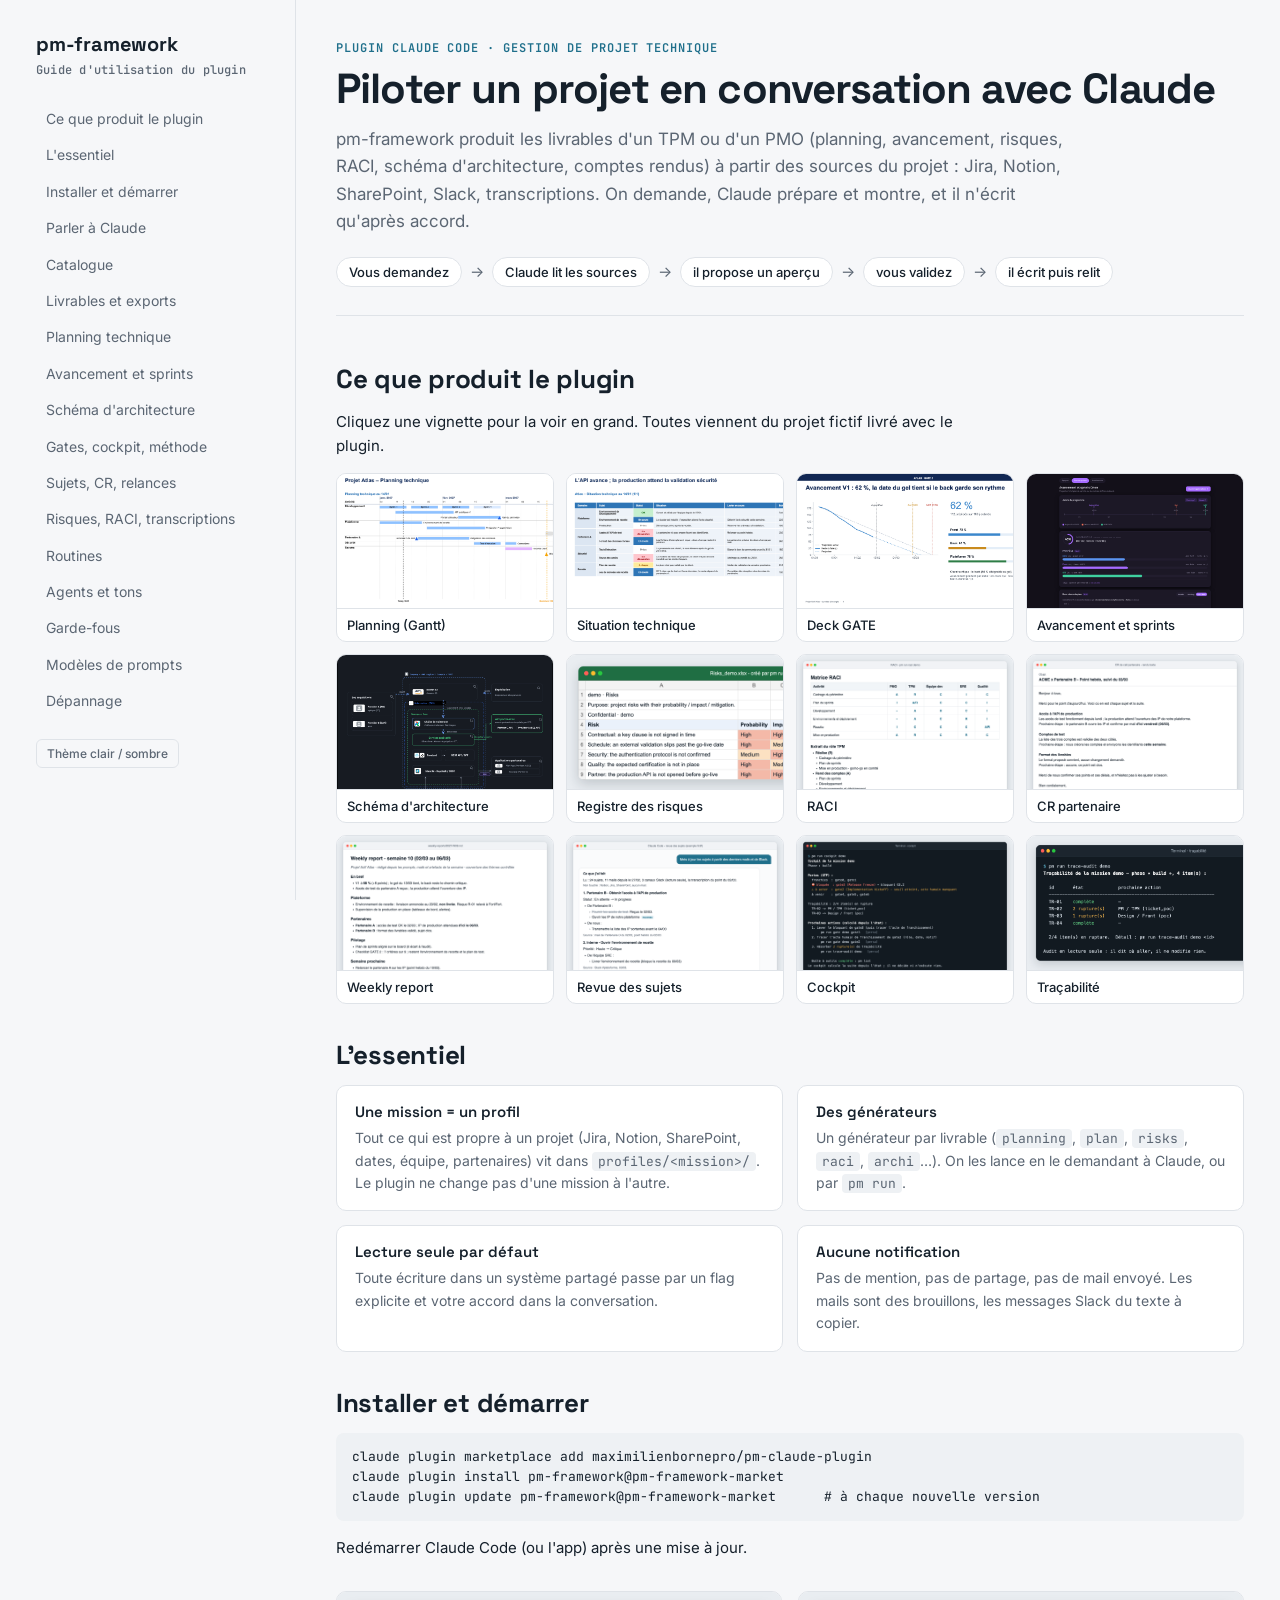
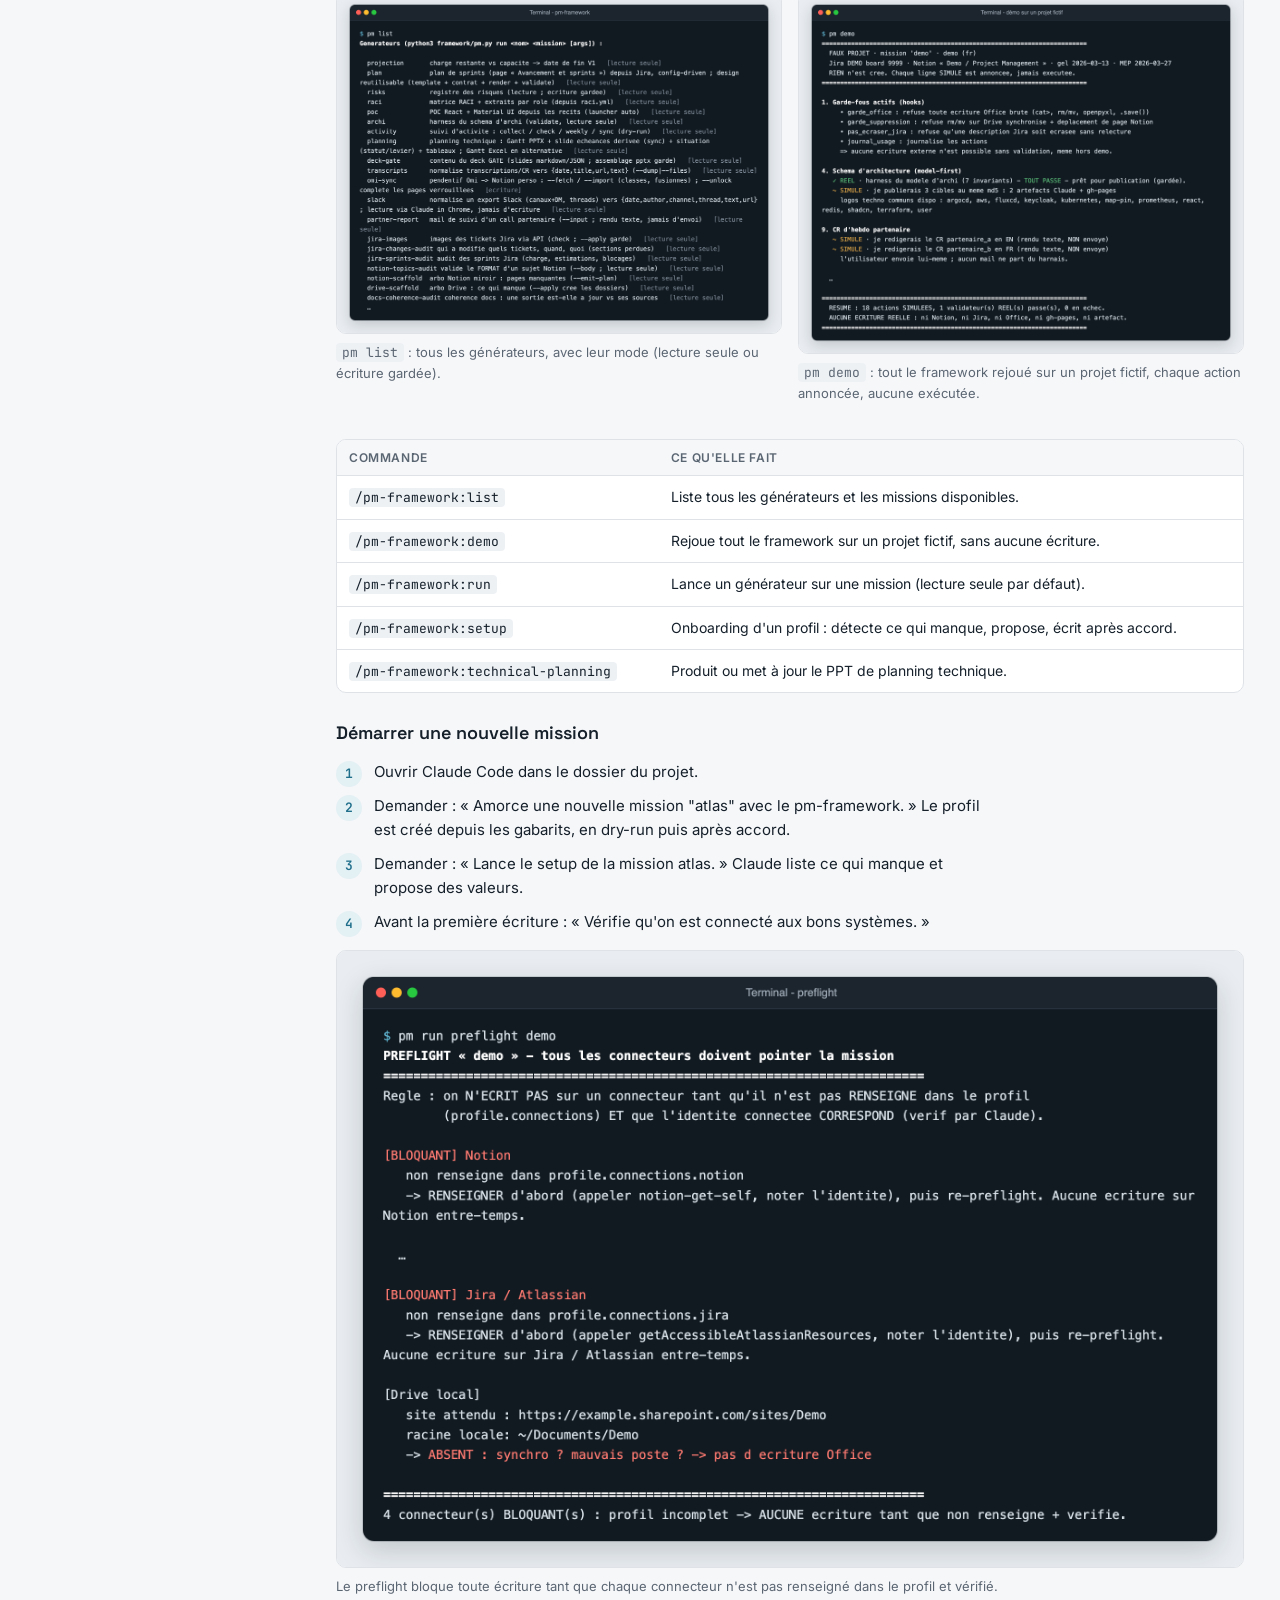
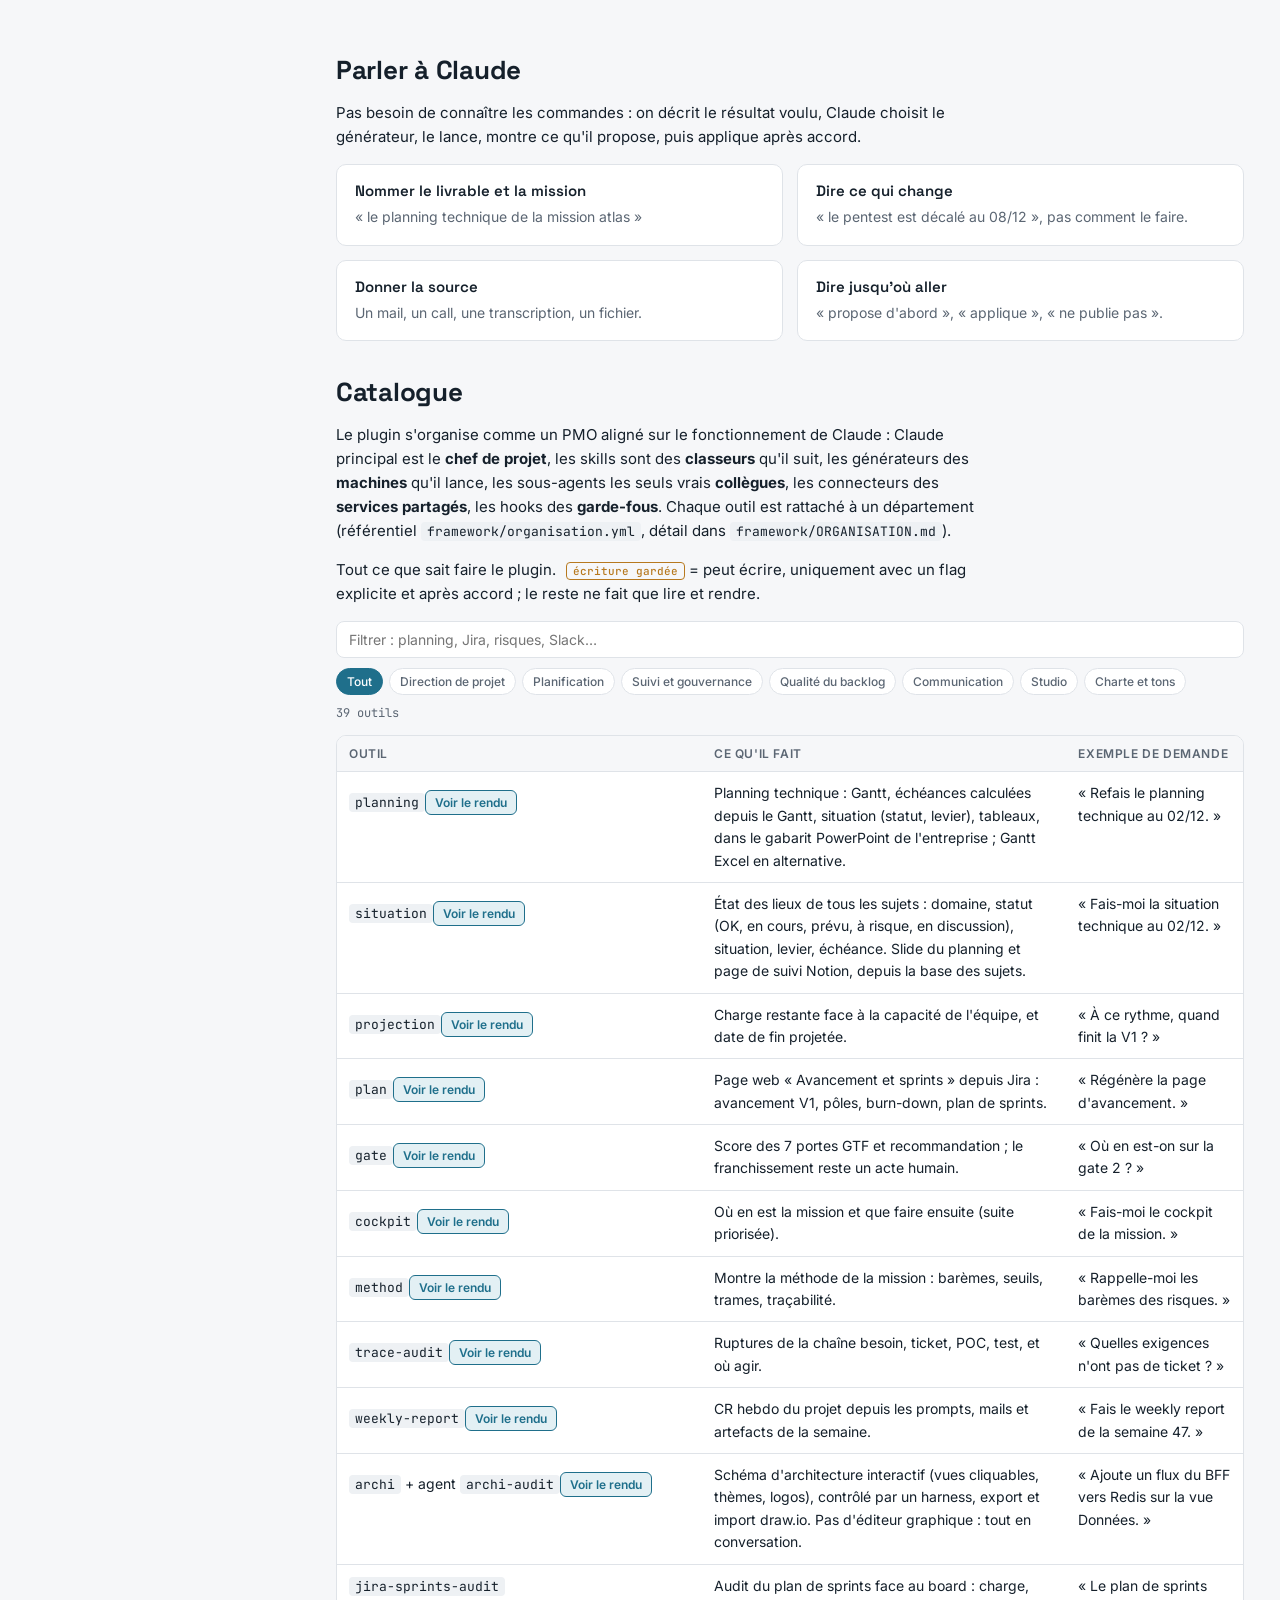
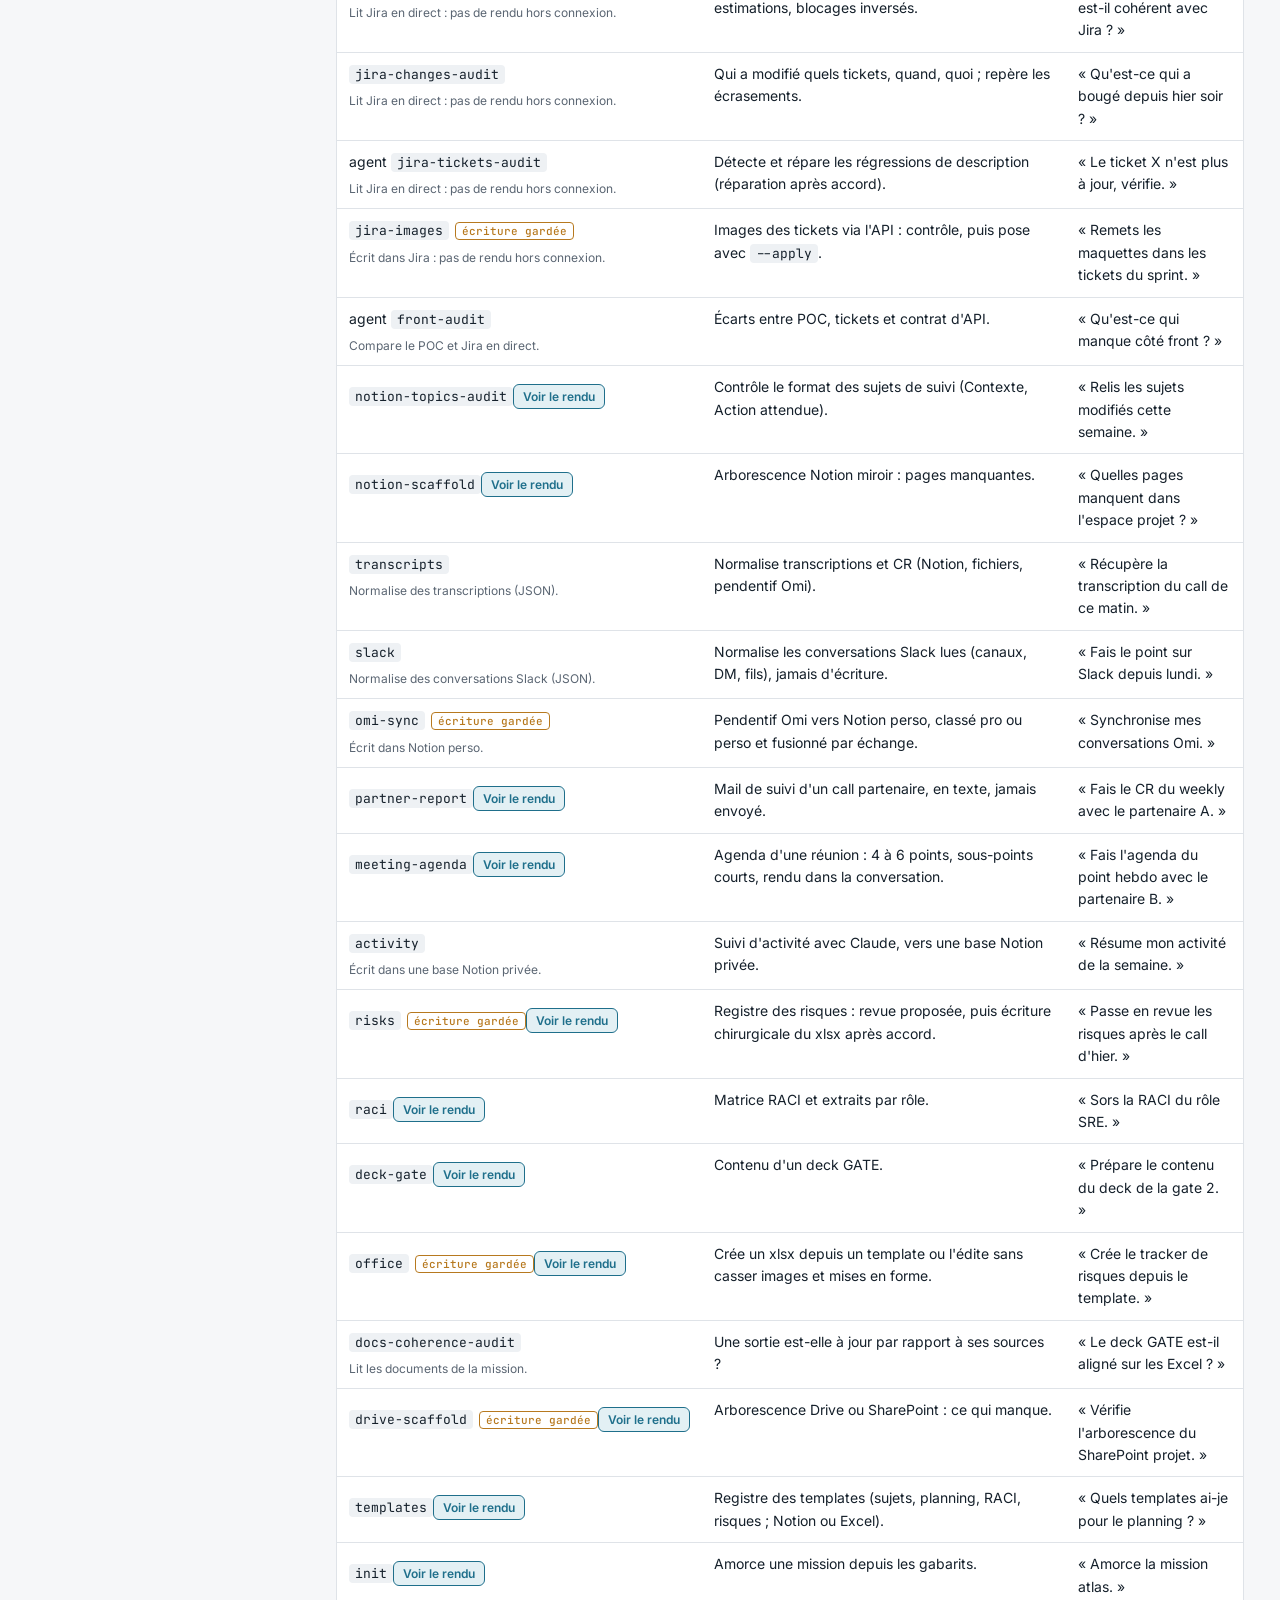
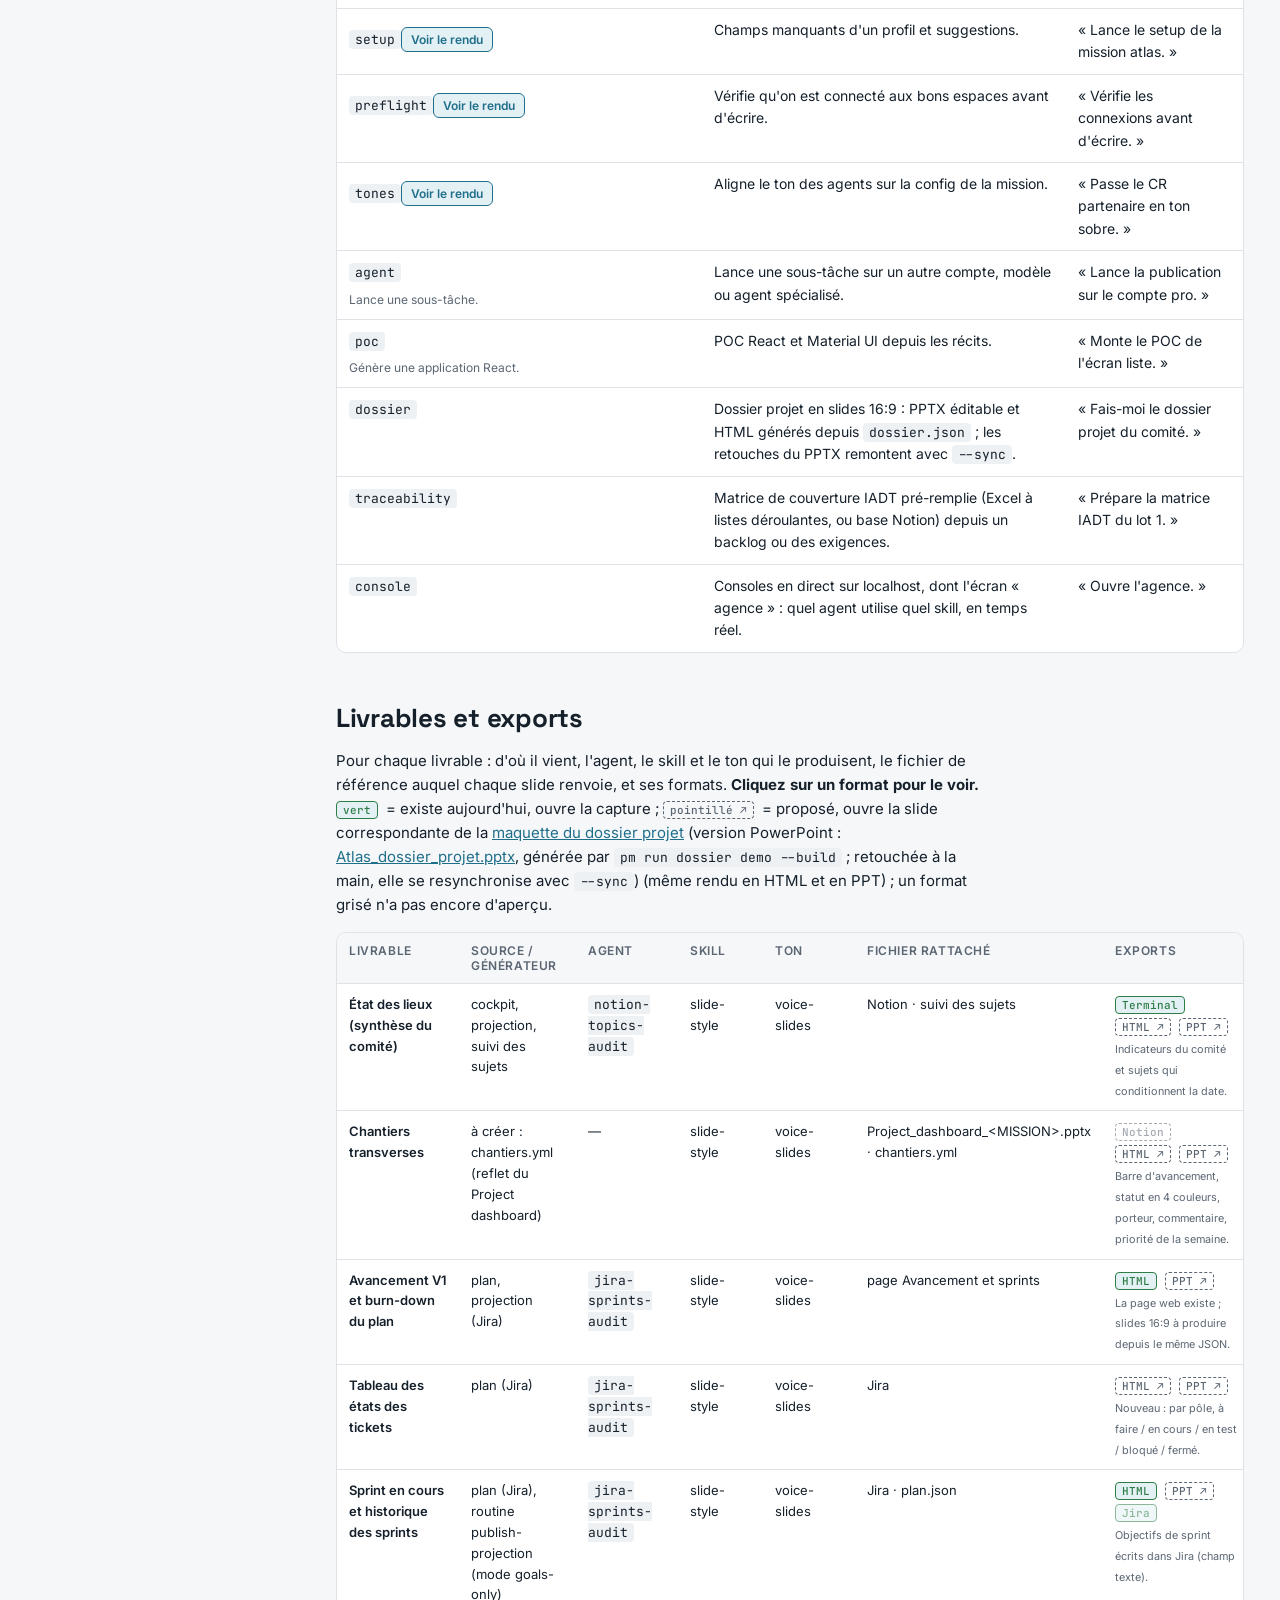
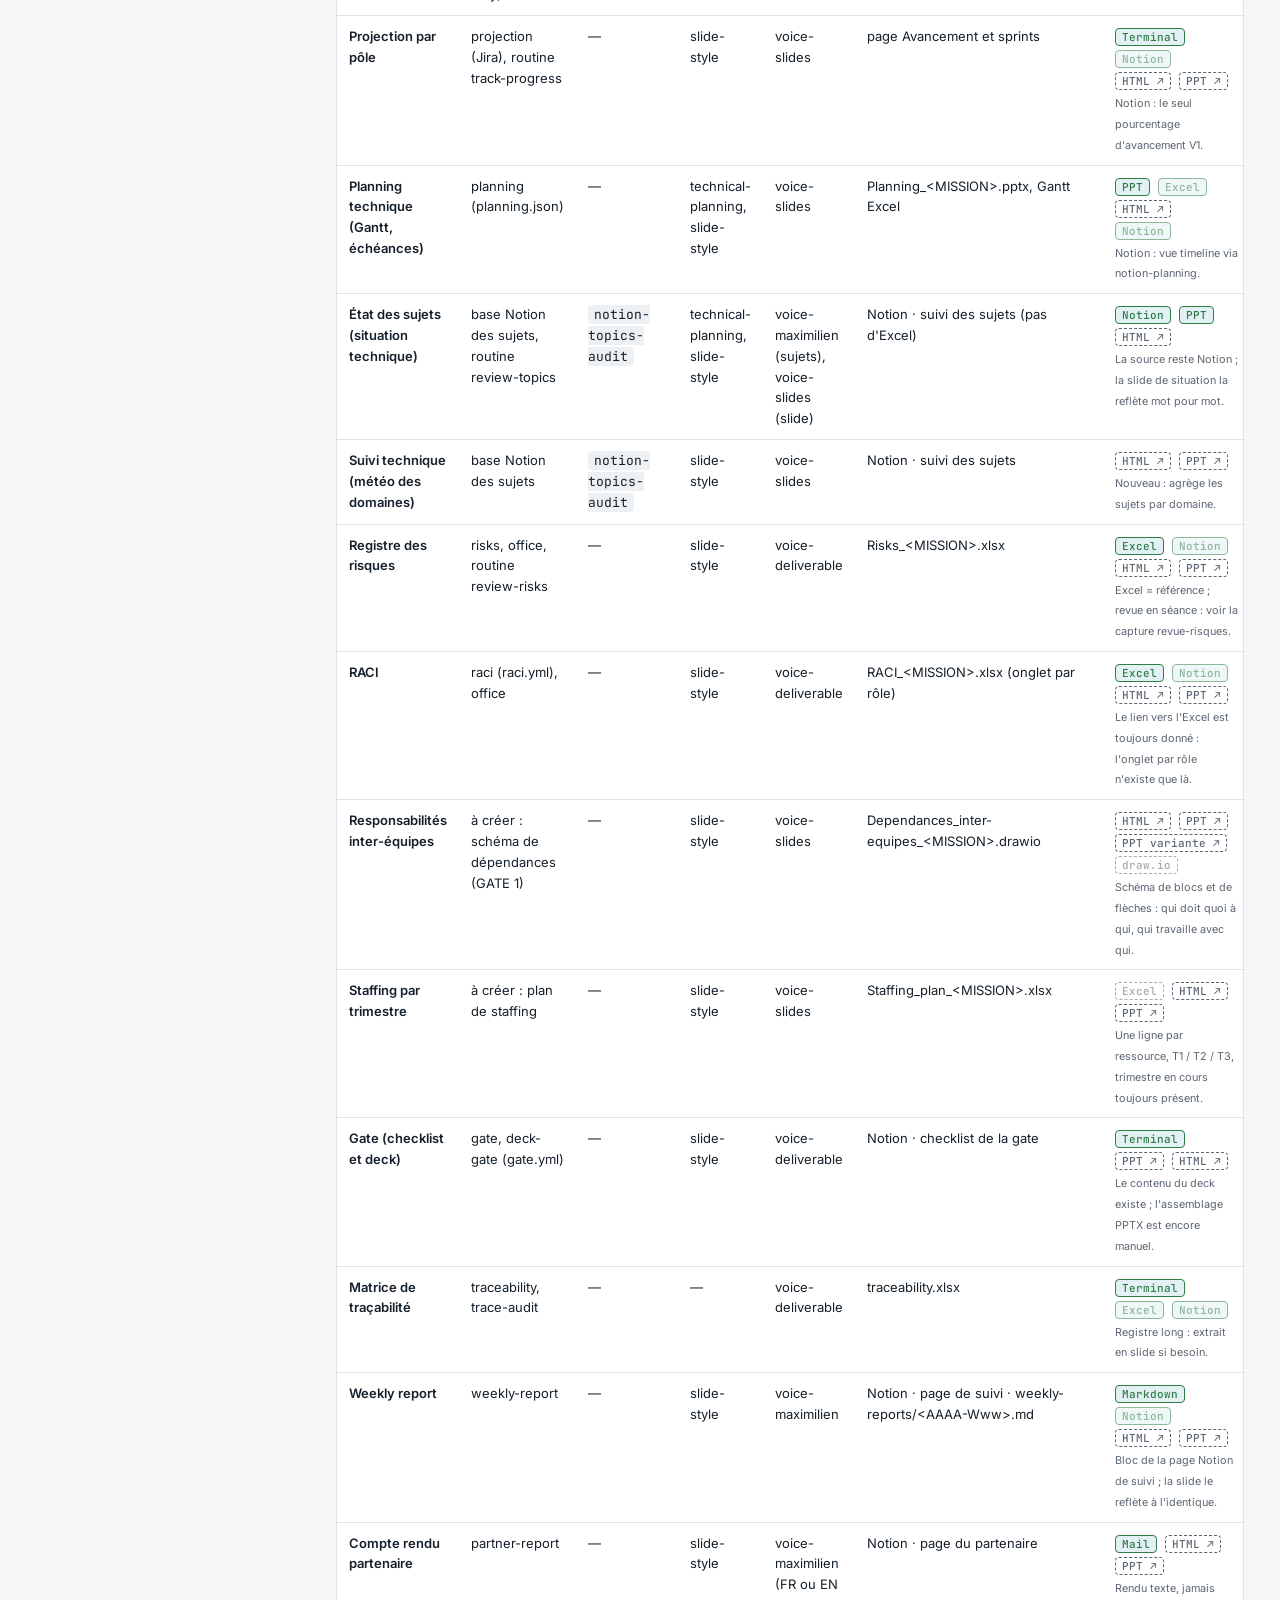
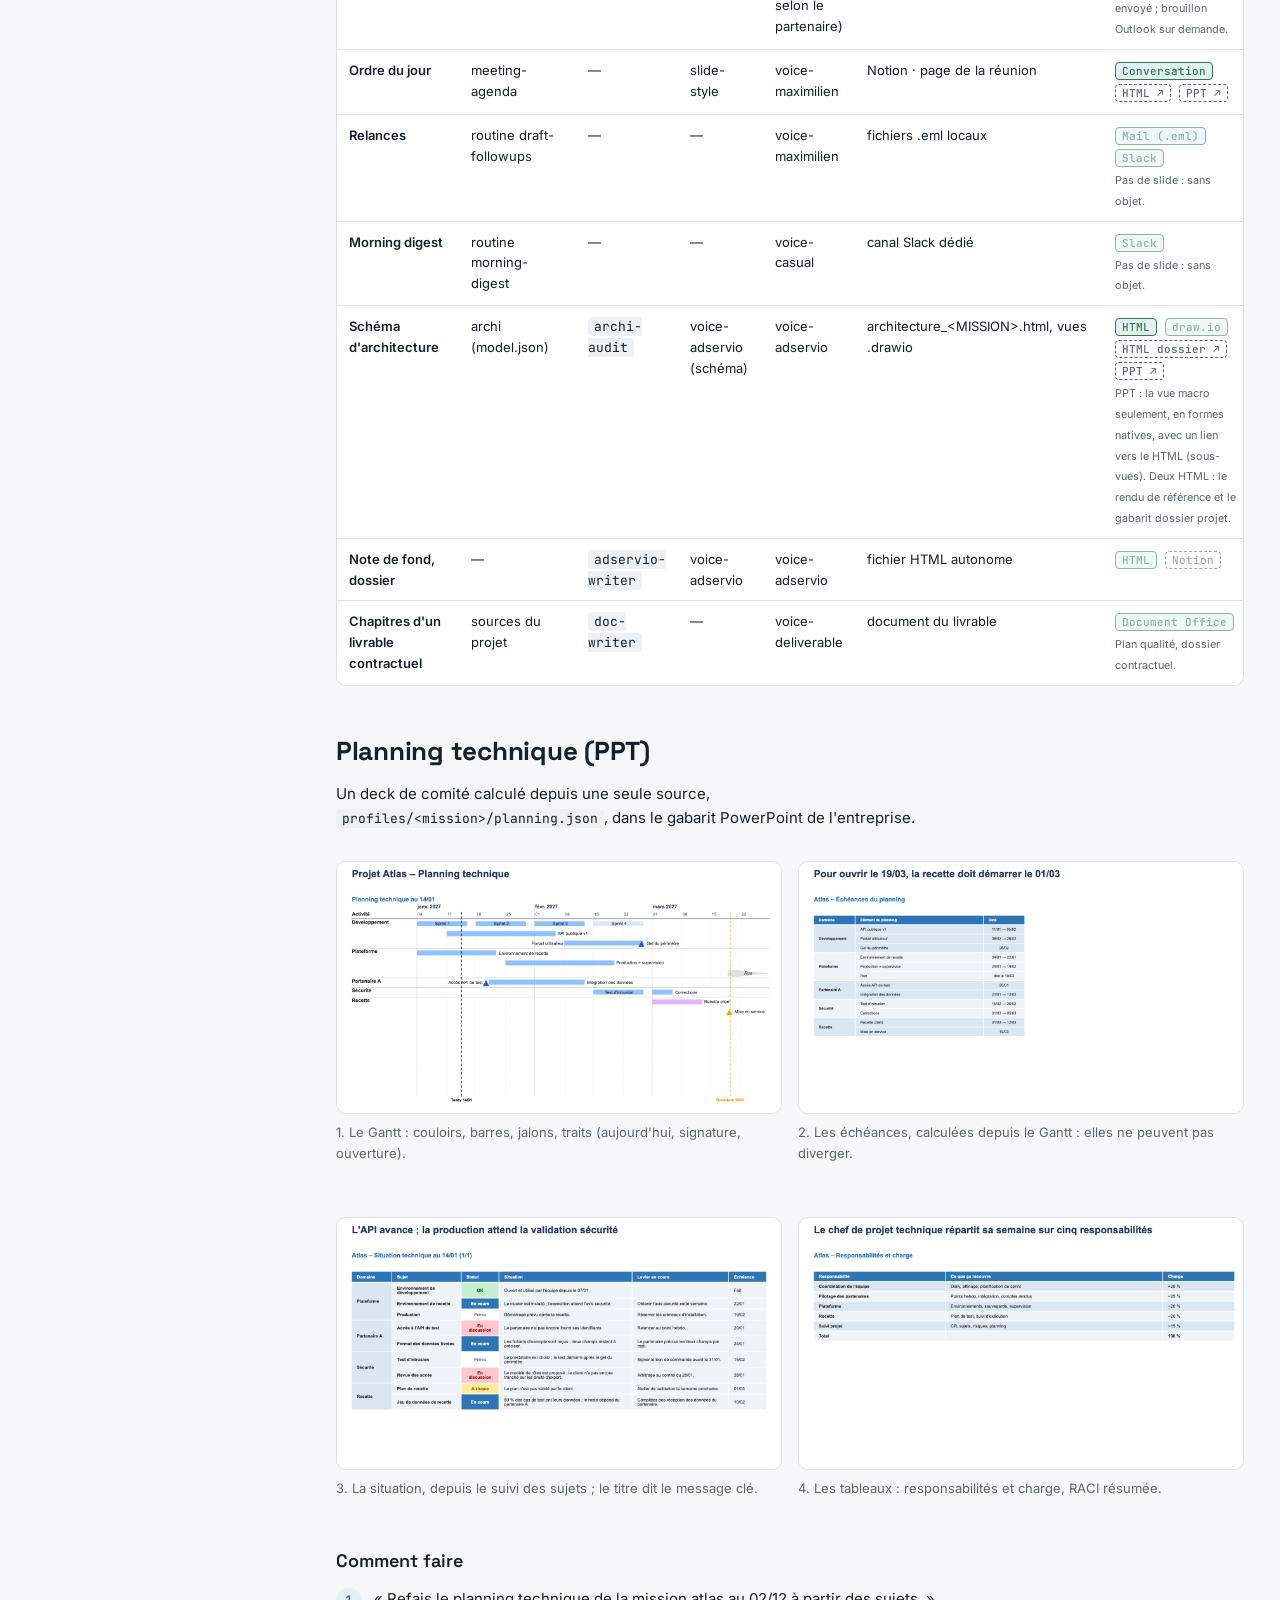
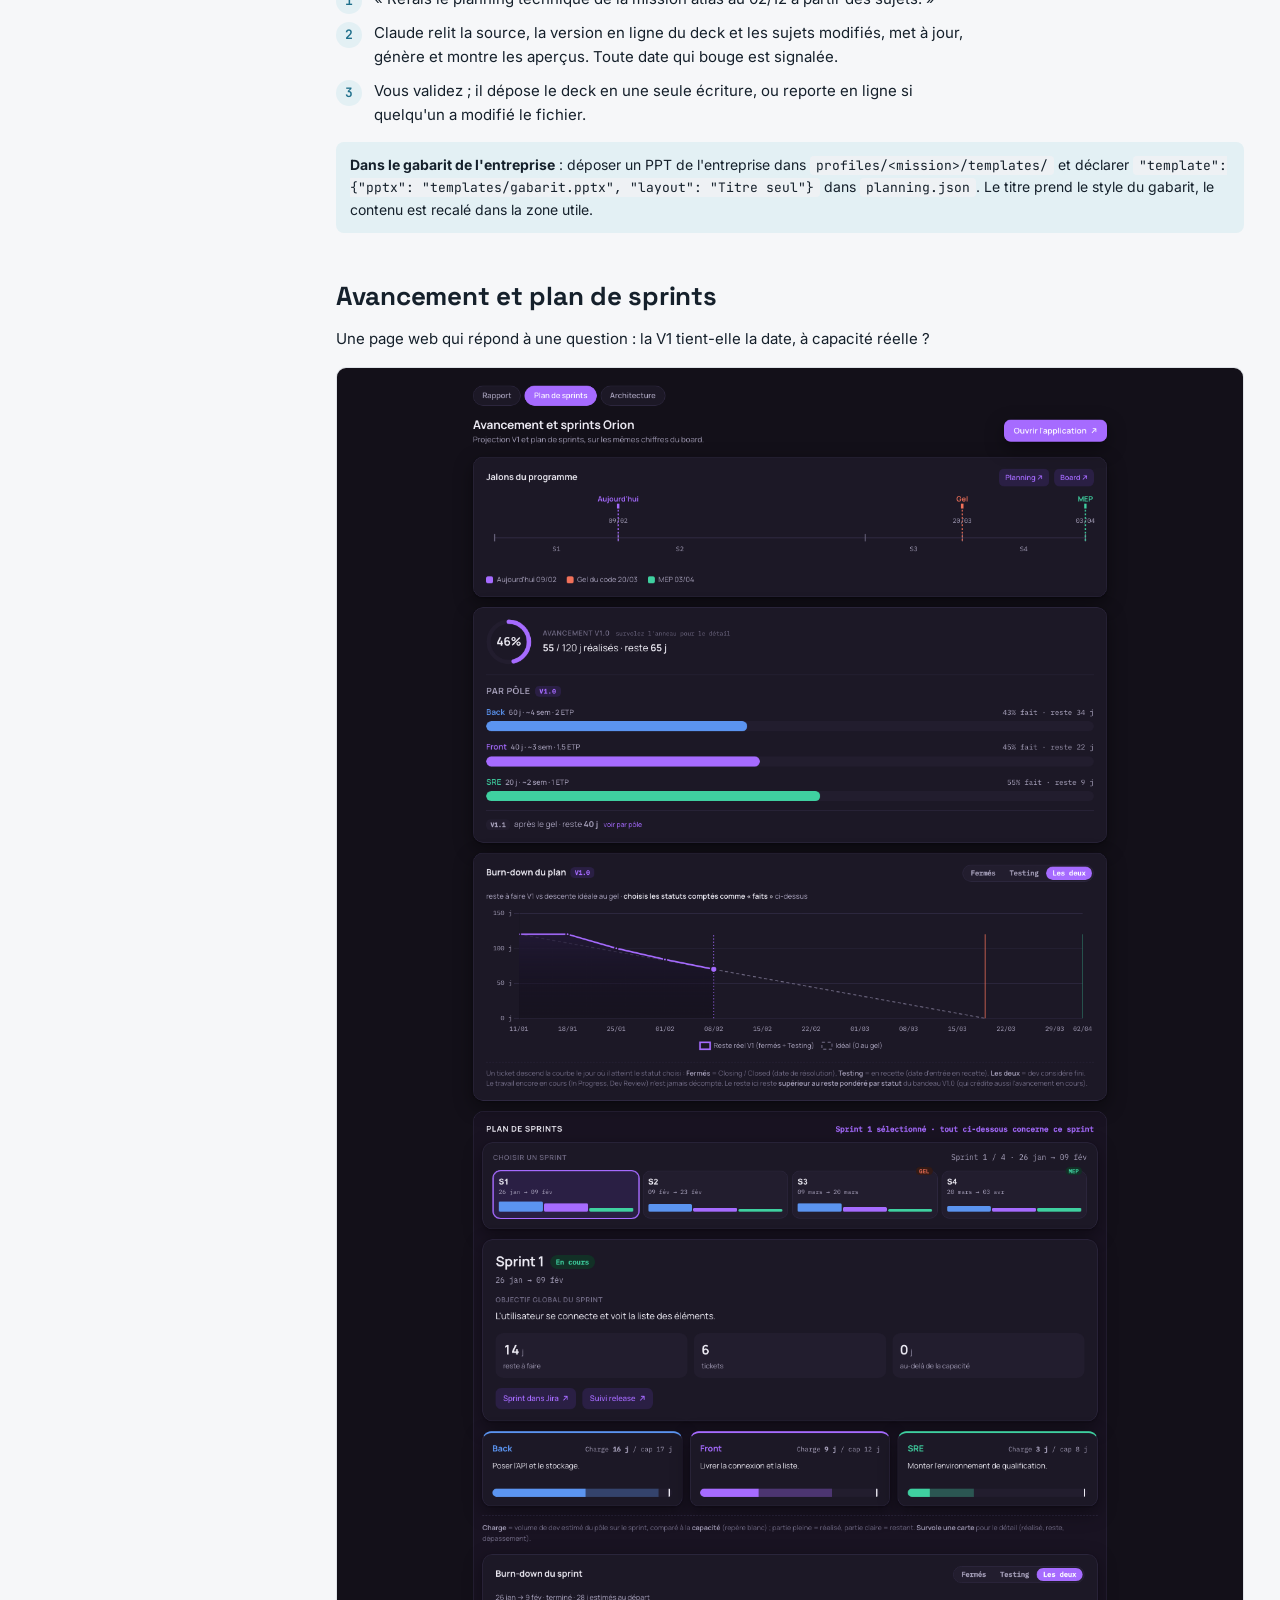
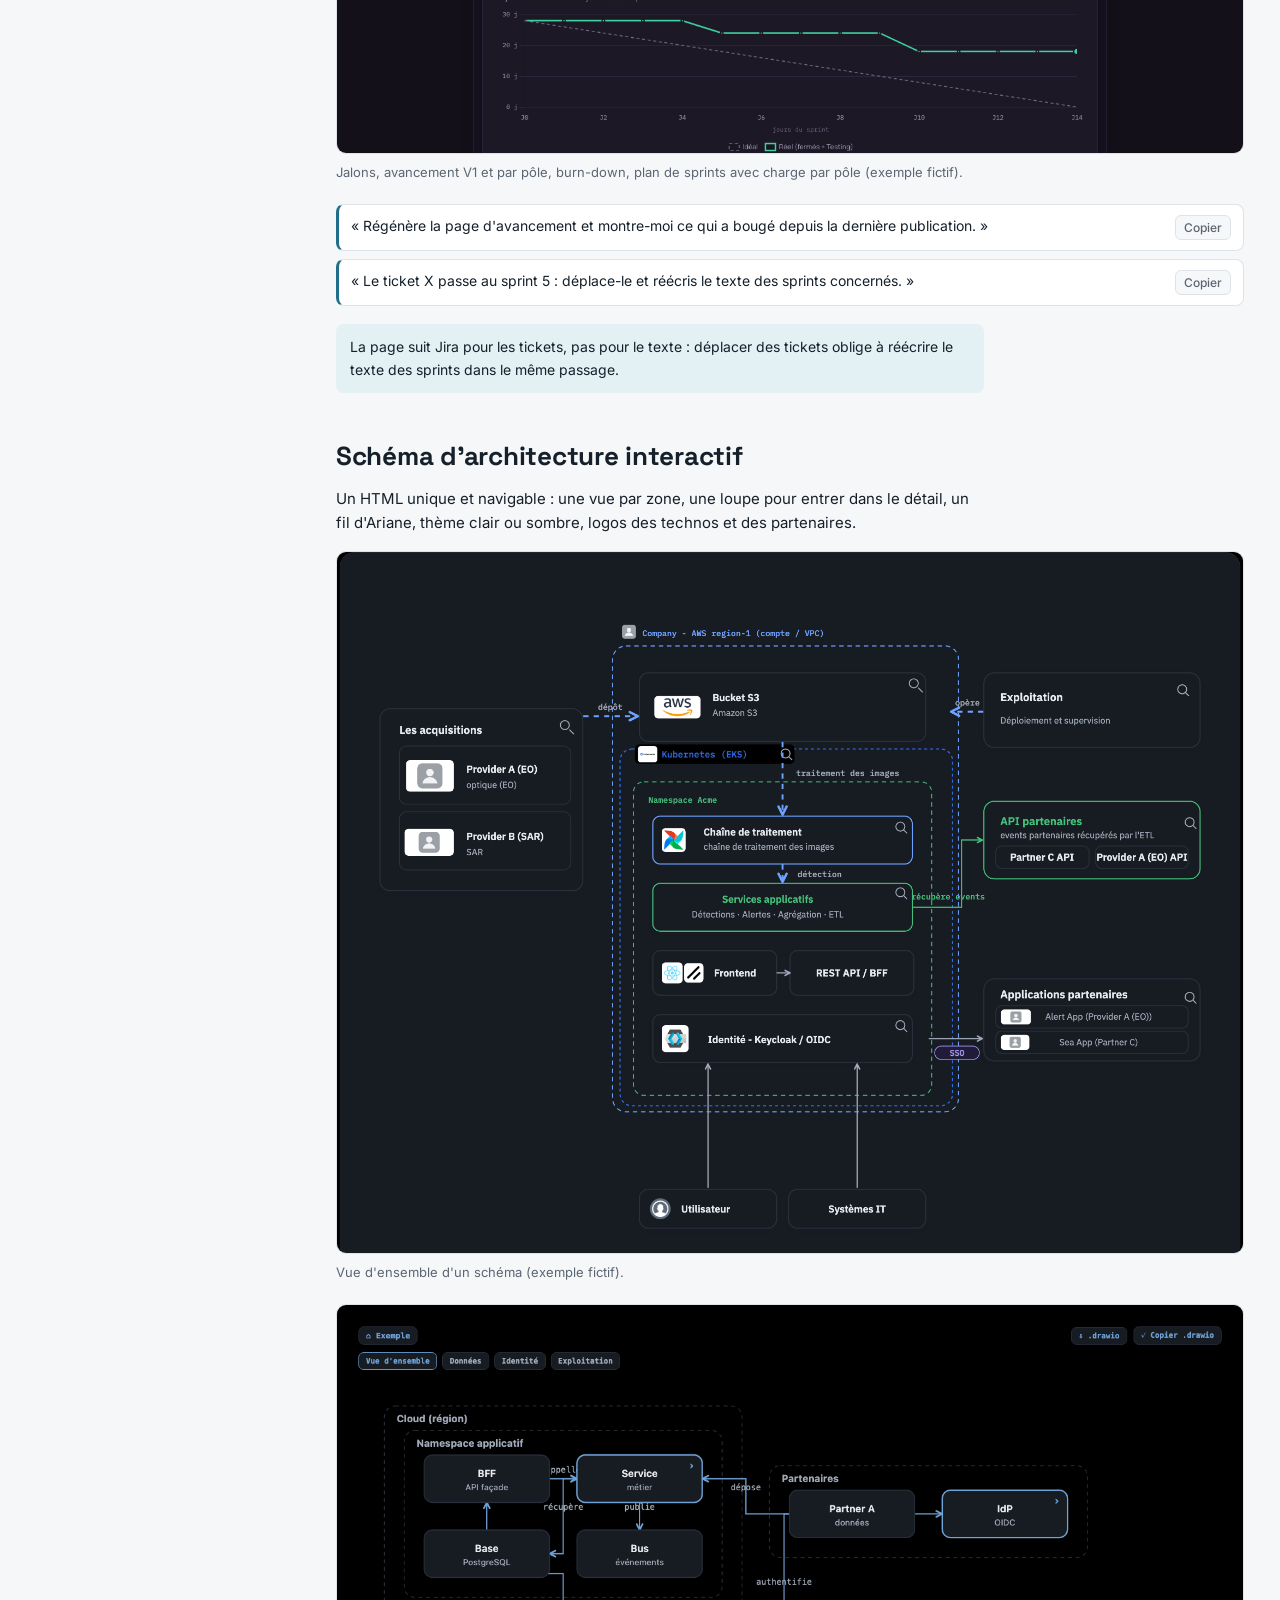
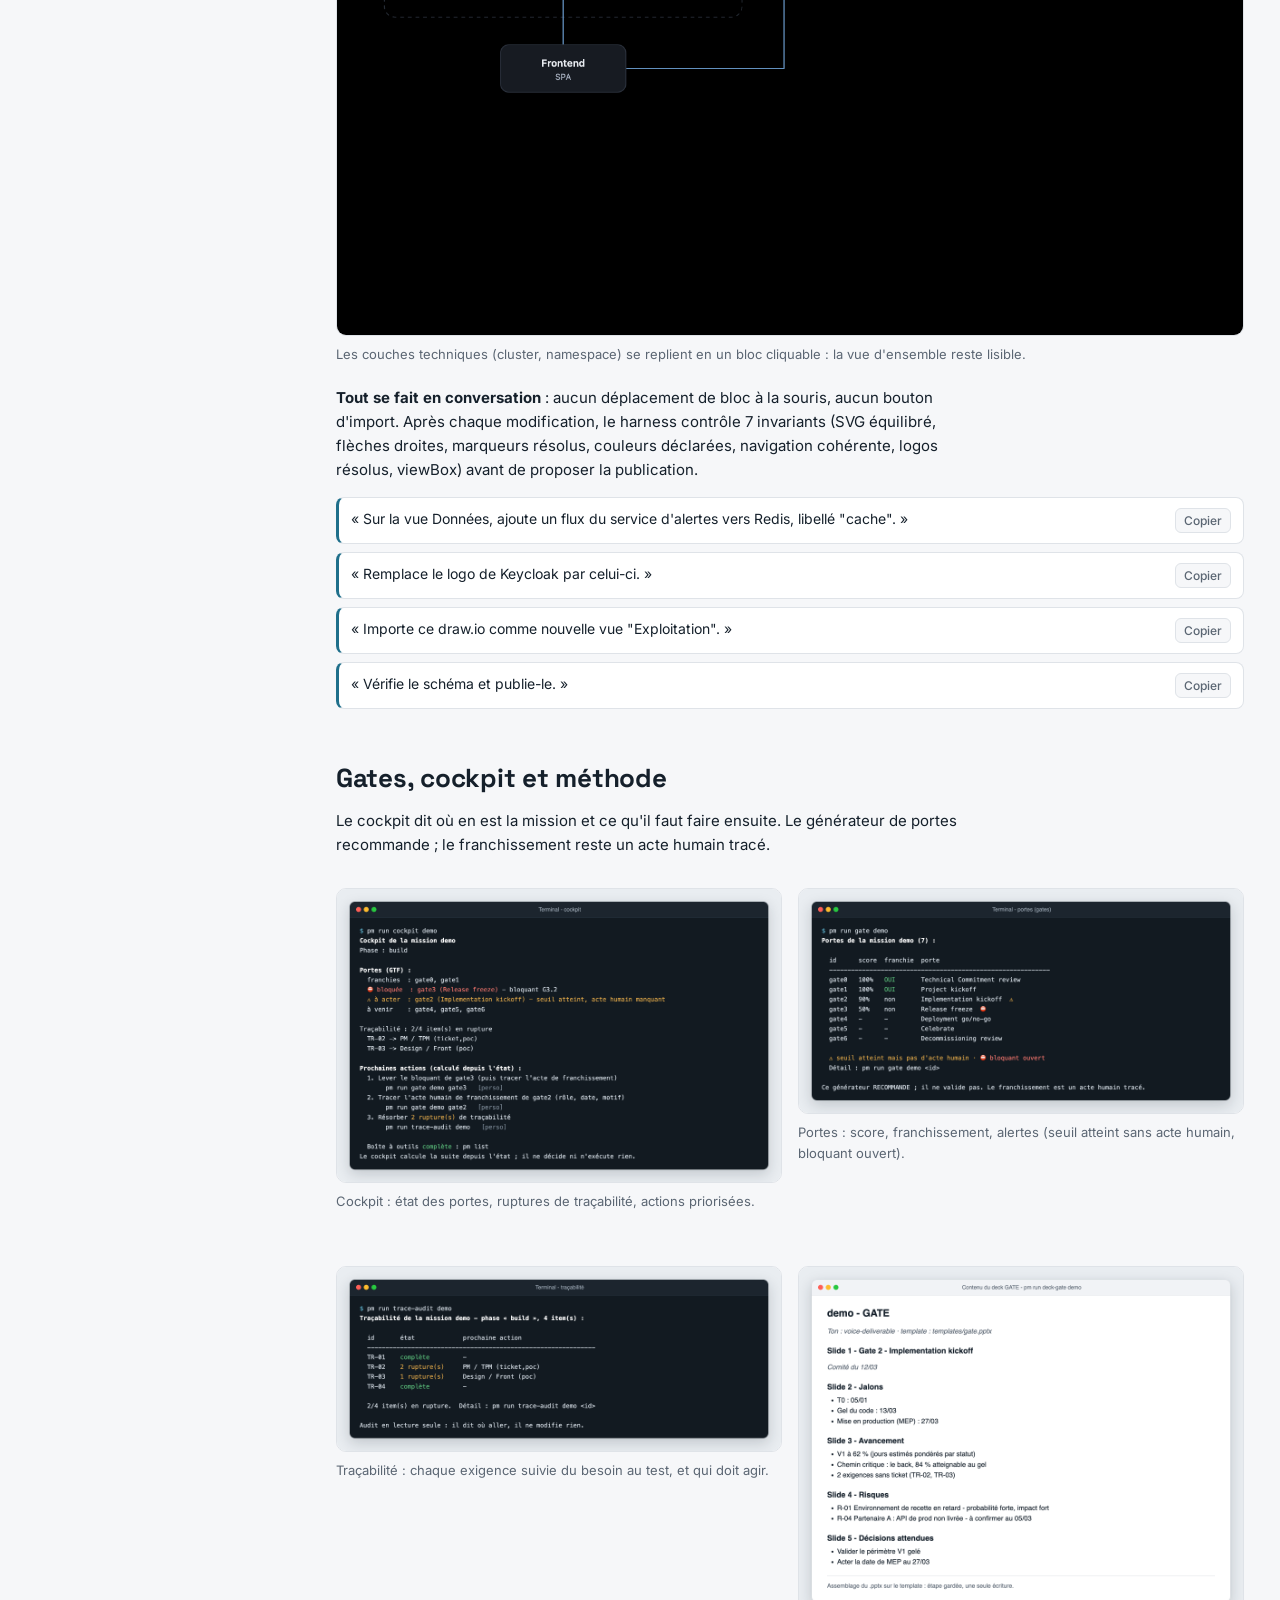
<file: docs/index.html>
<!doctype html>
<html lang="fr">
<head>
<meta charset="utf-8">
<meta name="viewport" content="width=device-width, initial-scale=1, viewport-fit=cover">
<title>pm-framework - Guide</title>
<link rel="preconnect" href="https://fonts.googleapis.com">
<link rel="stylesheet" href="https://fonts.googleapis.com/css2?family=Space+Grotesk:wght@500;600;700&family=Inter:wght@400;500;600&family=JetBrains+Mono:wght@400;500&display=swap">
<style>
/* Mise en page : sommaire fixe à gauche + colonne de lecture ; le catalogue est un outil (filtre). */
:root{
  --bg:#f6f7f9; --surface:#ffffff; --ink:#15202b; --muted:#5b6673; --line:#dfe3e8;
  --accent:#1f6f8b; --accent-soft:#e3f0f4; --code:#eef1f4;
  --ok:#2e7d46; --warn:#b7791f; --todo:#6b7280;
  --display:"Space Grotesk", "Segoe UI", system-ui, sans-serif;
  --body:"Inter", "Segoe UI", system-ui, -apple-system, sans-serif;
  --mono:"JetBrains Mono", ui-monospace, Menlo, monospace;
  color-scheme:light;
}
@media (prefers-color-scheme: dark){:root:not([data-theme="light"]){
  --bg:#0f151b; --surface:#161e26; --ink:#e6ebf0; --muted:#9aa6b2; --line:#263240;
  --accent:#5fb4cf; --accent-soft:#16313b; --code:#1c2630; --ok:#5cc07c; --warn:#e0a84a; --todo:#9aa6b2; color-scheme:dark}}
:root[data-theme="dark"]{
  --bg:#0f151b; --surface:#161e26; --ink:#e6ebf0; --muted:#9aa6b2; --line:#263240;
  --accent:#5fb4cf; --accent-soft:#16313b; --code:#1c2630; --ok:#5cc07c; --warn:#e0a84a; --todo:#9aa6b2; color-scheme:dark}
*{box-sizing:border-box}
html{scroll-behavior:smooth}
@media (prefers-reduced-motion: reduce){html{scroll-behavior:auto}}
body{margin:0;background:var(--bg);color:var(--ink);font:15px/1.6 var(--body)}
a{color:var(--accent)}
a:focus-visible,button:focus-visible,input:focus-visible{outline:2px solid var(--accent);outline-offset:2px}
.wrap{display:grid;grid-template-columns:260px minmax(0,1fr);max-width:1240px;margin:0 auto;gap:40px;
  padding-left:max(16px, env(safe-area-inset-left, 0px));padding-right:max(16px, env(safe-area-inset-right, 0px))}
nav.toc{position:sticky;top:0;align-self:start;height:100vh;overflow:auto;padding-block:32px;border-right:1px solid var(--line);padding-right:20px}
.brand{font:700 20px/1.2 var(--display);letter-spacing:-.01em;margin:0 0 4px}
.brand small{display:block;font:500 12px var(--mono);color:var(--muted);letter-spacing:.02em;margin-top:6px}
nav.toc ol{list-style:none;margin:24px 0 0;padding:0;display:grid;gap:2px}
nav.toc a{display:block;padding:6px 10px;border-radius:6px;color:var(--muted);text-decoration:none;font-size:14px}
nav.toc a:hover{background:var(--accent-soft);color:var(--ink)}
nav.toc a.on{background:var(--accent-soft);color:var(--accent);font-weight:600}
.theme{margin-top:20px;font:500 12px var(--body);background:none;border:1px solid var(--line);color:var(--muted);border-radius:6px;padding:6px 10px;cursor:pointer}
main{padding-block:40px 80px;min-width:0}
header.hero{border-bottom:1px solid var(--line);padding-bottom:28px;margin-bottom:12px}
.kicker{font:600 12px var(--mono);letter-spacing:.08em;text-transform:uppercase;color:var(--accent)}
h1{font:700 clamp(30px,4vw,42px)/1.1 var(--display);letter-spacing:-.02em;margin:10px 0 14px;text-wrap:balance}
.lead{font-size:17px;color:var(--muted);max-width:68ch;margin:0}
.cycle{display:flex;flex-wrap:wrap;gap:8px;margin-top:22px;align-items:center}
.cycle span{font:500 13px var(--body);background:var(--surface);border:1px solid var(--line);border-radius:999px;padding:6px 12px}
.cycle i{color:var(--muted);font-style:normal}
section{padding-top:36px;scroll-margin-top:12px}
h2{font:700 26px/1.2 var(--display);letter-spacing:-.01em;margin:0 0 14px;text-wrap:balance}
h3{font:600 18px/1.3 var(--display);margin:28px 0 10px}
p,li{max-width:72ch}
.num{font:500 13px var(--mono);color:var(--muted);margin-right:8px}
code,kbd{font:13px var(--mono);background:var(--code);padding:1px 6px;border-radius:4px}
pre{font:13px/1.55 var(--mono);background:var(--code);padding:14px 16px;border-radius:8px;overflow-x:auto;margin:12px 0}
pre code{background:none;padding:0}
.grid2{display:grid;grid-template-columns:repeat(auto-fit,minmax(300px,1fr));gap:14px;margin-top:14px}
.card{background:var(--surface);border:1px solid var(--line);border-radius:10px;padding:16px 18px;min-width:0}
.card h4{font:600 15px var(--display);margin:0 0 6px}
.card p{margin:0;color:var(--muted);font-size:14px}
.tablebox{overflow-x:auto;margin:14px 0;border:1px solid var(--line);border-radius:10px;background:var(--surface)}
table{border-collapse:collapse;width:100%;font-size:14px}
th,td{text-align:left;padding:10px 12px;border-bottom:1px solid var(--line);vertical-align:top}
th{font:600 12px var(--body);text-transform:uppercase;letter-spacing:.05em;color:var(--muted);background:var(--bg)}
tr:last-child td{border-bottom:none}
td:first-child{white-space:nowrap}
.tag{display:inline-block;font:500 11px var(--mono);border-radius:4px;padding:1px 6px;margin-left:6px;border:1px solid var(--line);color:var(--muted)}
.tag.w{color:var(--warn);border-color:currentColor}
.filter{display:flex;gap:10px;flex-wrap:wrap;align-items:center;margin-top:10px}
.filter input{flex:1 1 260px;font:14px var(--body);padding:9px 12px;border-radius:8px;border:1px solid var(--line);background:var(--surface);color:var(--ink)}
.chips{display:flex;gap:6px;flex-wrap:wrap}
.chips button{font:500 12px var(--body);border:1px solid var(--line);background:var(--surface);color:var(--muted);border-radius:999px;padding:5px 10px;cursor:pointer}
.chips button[aria-pressed="true"]{background:var(--accent);border-color:var(--accent);color:#fff}
.count{font:12px var(--mono);color:var(--muted)}
figure{margin:16px 0 22px}
figure a{display:block;cursor:zoom-in}
figure img{display:block;width:100%;height:auto;border:1px solid var(--line);border-radius:10px;background:var(--surface)}
figcaption{font-size:13px;color:var(--muted);margin-top:8px}
.shots{display:grid;grid-template-columns:repeat(auto-fit,minmax(300px,1fr));gap:16px}
.steps{counter-reset:s;list-style:none;padding:0;display:grid;gap:10px}
.steps li{counter-increment:s;position:relative;padding-left:38px}
.steps li::before{content:counter(s);position:absolute;left:0;top:1px;width:26px;height:26px;border-radius:50%;background:var(--accent-soft);color:var(--accent);font:600 13px/26px var(--mono);text-align:center}
.prompts{display:grid;gap:8px;margin:10px 0 18px}
.prompt{display:flex;gap:10px;align-items:flex-start;background:var(--surface);border:1px solid var(--line);border-left:3px solid var(--accent);border-radius:8px;padding:10px 12px}
.prompt q{flex:1;quotes:"« " " »";font-size:14px}
.prompt button{font:500 12px var(--body);border:1px solid var(--line);background:var(--bg);color:var(--muted);border-radius:6px;padding:4px 8px;cursor:pointer;white-space:nowrap}
.guard{display:grid;gap:10px;margin-top:12px}
.guard div{display:flex;gap:12px;align-items:flex-start}
.guard b{flex:0 0 auto;font:600 12px var(--mono);color:var(--ok);background:var(--accent-soft);border-radius:4px;padding:2px 6px;margin-top:2px}
.note{background:var(--accent-soft);border-radius:8px;padding:12px 14px;font-size:14px;margin:12px 0}

.see{display:inline-block;margin-top:8px;font:600 12px var(--body);border:1px solid var(--accent);color:var(--accent);background:var(--accent-soft);border-radius:6px;padding:4px 9px;cursor:pointer;white-space:nowrap}
.see:hover{background:var(--accent);color:#fff}
.nosee{display:block;margin-top:6px;font-size:12px;color:var(--muted);white-space:normal}
.gal{display:grid;grid-template-columns:repeat(auto-fill,minmax(200px,1fr));gap:12px;margin-top:14px}
.gal button{display:block;padding:0;border:1px solid var(--line);border-radius:10px;background:var(--surface);cursor:zoom-in;overflow:hidden;text-align:left;color:var(--ink)}
.gal img{display:block;width:100%;aspect-ratio:16/10;object-fit:cover;object-position:top left;border-bottom:1px solid var(--line)}
.gal span{display:block;padding:8px 10px;font:500 13px var(--body)}
dialog#lb{border:none;padding:0;background:transparent;max-width:min(1400px,96vw);width:96vw}
dialog#lb::backdrop{background:rgba(10,15,20,.82)}
.lbin{background:var(--surface);border-radius:12px;overflow:hidden;display:flex;flex-direction:column;max-height:92vh}
.lbimg{overflow:auto;background:#fff;flex:1;min-height:0}.lbimg img{display:block;width:100%;height:auto}
.lbbar{display:flex;gap:10px;align-items:center;padding:10px 14px;border-top:1px solid var(--line)}
.lbbar p{flex:1;margin:0;font-size:14px}.lbbar button{font:500 13px var(--body);border:1px solid var(--line);background:var(--bg);color:var(--ink);border-radius:6px;padding:5px 10px;cursor:pointer}
.lbbar .n{font:12px var(--mono);color:var(--muted)}
footer{margin-top:56px;padding-top:20px;border-top:1px solid var(--line);color:var(--muted);font-size:13px}
@media (max-width: 900px){
  .wrap{grid-template-columns:minmax(0,1fr);gap:0}
  nav.toc{position:static;height:auto;border-right:none;border-bottom:1px solid var(--line);padding-right:0;padding-block:20px}
  nav.toc ol{grid-template-columns:repeat(auto-fill,minmax(150px,1fr))}
  main{padding-block:24px 60px}
  td:first-child{white-space:normal}
}
.xp{display:inline-block;font:500 11px var(--mono);border-radius:4px;padding:1px 6px;margin:2px 4px 2px 0;border:1px dashed var(--muted);color:var(--muted);white-space:nowrap}
.xp.on{border:1px solid var(--ok);color:var(--ok);background:var(--accent-soft)}
.xp.go{cursor:pointer;text-decoration:none;font:500 11px var(--mono)}
.xp.go:hover{background:var(--accent);border-color:var(--accent);color:#fff}
.xp.none{opacity:.55;cursor:default}
.livr td{font-size:13px}.livr td small{color:var(--muted)}.livr td:first-child{white-space:normal;font-weight:600}
</style>
</head>
<body>
<div class="wrap">
<nav class="toc" aria-label="Sommaire">
  <p class="brand">pm-framework<small>Guide d'utilisation du plugin</small></p>
  <ol id="toc">
    <li><a href="#apercu">Ce que produit le plugin</a></li>
    <li><a href="#essentiel">L'essentiel</a></li>
    <li><a href="#installer">Installer et démarrer</a></li>
    <li><a href="#parler">Parler à Claude</a></li>
    <li><a href="#catalogue">Catalogue</a></li>
    <li><a href="#livrables">Livrables et exports</a></li>
    <li><a href="#planning">Planning technique</a></li>
    <li><a href="#avancement">Avancement et sprints</a></li>
    <li><a href="#archi">Schéma d'architecture</a></li>
    <li><a href="#gates">Gates, cockpit, méthode</a></li>
    <li><a href="#suivi">Sujets, CR, relances</a></li>
    <li><a href="#autres">Risques, RACI, transcriptions</a></li>
    <li><a href="#routines">Routines</a></li>
    <li><a href="#agents">Agents et tons</a></li>
    <li><a href="#gardefous">Garde-fous</a></li>
    <li><a href="#prompts">Modèles de prompts</a></li>
    <li><a href="#depannage">Dépannage</a></li>
  </ol>
  <button class="theme" id="themeBtn" type="button">Thème clair / sombre</button>
</nav>

<main>
<header class="hero">
  <div class="kicker">Plugin Claude Code · gestion de projet technique</div>
  <h1>Piloter un projet en conversation avec Claude</h1>
  <p class="lead">pm-framework produit les livrables d'un TPM ou d'un PMO (planning, avancement, risques, RACI, schéma
  d'architecture, comptes rendus) à partir des sources du projet : Jira, Notion, SharePoint, Slack, transcriptions.
  On demande, Claude prépare et montre, et il n'écrit qu'après accord.</p>
  <div class="cycle" aria-label="Le cycle de travail">
    <span>Vous demandez</span><i>→</i><span>Claude lit les sources</span><i>→</i><span>il propose un aperçu</span><i>→</i><span>vous validez</span><i>→</i><span>il écrit puis relit</span>
  </div>
</header>

<section id="apercu">
  <h2>Ce que produit le plugin</h2>
  <p>Cliquez une vignette pour la voir en grand. Toutes viennent du projet fictif livré avec le plugin.</p>
  <div class="gal"><button type="button" data-shots="planning-gantt"><img src="img/planning-gantt.png" alt="Planning (Gantt)" loading="lazy"><span>Planning (Gantt)</span></button><button type="button" data-shots="planning-situation"><img src="img/planning-situation.png" alt="Situation technique" loading="lazy"><span>Situation technique</span></button><button type="button" data-shots="gate-slide1"><img src="img/gate-slide1.png" alt="Deck GATE" loading="lazy"><span>Deck GATE</span></button><button type="button" data-shots="plan-avancement"><img src="img/plan-avancement.png" alt="Avancement et sprints" loading="lazy"><span>Avancement et sprints</span></button><button type="button" data-shots="archi-showcase"><img src="img/archi-showcase.png" alt="Schéma d'architecture" loading="lazy"><span>Schéma d'architecture</span></button><button type="button" data-shots="xlsx-risks"><img src="img/xlsx-risks.png" alt="Registre des risques" loading="lazy"><span>Registre des risques</span></button><button type="button" data-shots="raci"><img src="img/raci.png" alt="RACI" loading="lazy"><span>RACI</span></button><button type="button" data-shots="cr-partenaire"><img src="img/cr-partenaire.png" alt="CR partenaire" loading="lazy"><span>CR partenaire</span></button><button type="button" data-shots="weekly-report"><img src="img/weekly-report.png" alt="Weekly report" loading="lazy"><span>Weekly report</span></button><button type="button" data-shots="revue-sujets"><img src="img/revue-sujets.png" alt="Revue des sujets" loading="lazy"><span>Revue des sujets</span></button><button type="button" data-shots="cmd-cockpit"><img src="img/cmd-cockpit.png" alt="Cockpit" loading="lazy"><span>Cockpit</span></button><button type="button" data-shots="cmd-trace"><img src="img/cmd-trace.png" alt="Traçabilité" loading="lazy"><span>Traçabilité</span></button></div>
</section>

<section id="essentiel">
  <h2>L'essentiel</h2>
  <div class="grid2">
    <div class="card"><h4>Une mission = un profil</h4><p>Tout ce qui est propre à un projet (Jira, Notion, SharePoint, dates, équipe, partenaires) vit dans <code>profiles/&lt;mission&gt;/</code>. Le plugin ne change pas d'une mission à l'autre.</p></div>
    <div class="card"><h4>Des générateurs</h4><p>Un générateur par livrable (<code>planning</code>, <code>plan</code>, <code>risks</code>, <code>raci</code>, <code>archi</code>…). On les lance en le demandant à Claude, ou par <code>pm run</code>.</p></div>
    <div class="card"><h4>Lecture seule par défaut</h4><p>Toute écriture dans un système partagé passe par un flag explicite et votre accord dans la conversation.</p></div>
    <div class="card"><h4>Aucune notification</h4><p>Pas de mention, pas de partage, pas de mail envoyé. Les mails sont des brouillons, les messages Slack du texte à copier.</p></div>
  </div>
</section>

<section id="installer">
  <h2>Installer et démarrer</h2>
  <pre><code>claude plugin marketplace add maximilienbornepro/pm-claude-plugin
claude plugin install pm-framework@pm-framework-market
claude plugin update pm-framework@pm-framework-market      # à chaque nouvelle version</code></pre>
  <p>Redémarrer Claude Code (ou l'app) après une mise à jour.</p>
  <div class="shots">
    <figure><a href="img/cmd-list.png" target="_blank" rel="noopener" title="Agrandir"><img src="img/cmd-list.png" alt="Sortie de pm list : la liste des générateurs" loading="lazy"></a><figcaption><code>pm list</code> : tous les générateurs, avec leur mode (lecture seule ou écriture gardée).</figcaption></figure>
    <figure><a href="img/cmd-demo.png" target="_blank" rel="noopener" title="Agrandir"><img src="img/cmd-demo.png" alt="Sortie de pm demo : actions simulées sur un projet fictif" loading="lazy"></a><figcaption><code>pm demo</code> : tout le framework rejoué sur un projet fictif, chaque action annoncée, aucune exécutée.</figcaption></figure>
  </div>
  <div class="tablebox"><table>
    <thead><tr><th>Commande</th><th>Ce qu'elle fait</th></tr></thead>
    <tbody>
      <tr><td><code>/pm-framework:list</code></td><td>Liste tous les générateurs et les missions disponibles.</td></tr>
      <tr><td><code>/pm-framework:demo</code></td><td>Rejoue tout le framework sur un projet fictif, sans aucune écriture.</td></tr>
      <tr><td><code>/pm-framework:run</code></td><td>Lance un générateur sur une mission (lecture seule par défaut).</td></tr>
      <tr><td><code>/pm-framework:setup</code></td><td>Onboarding d'un profil : détecte ce qui manque, propose, écrit après accord.</td></tr>
      <tr><td><code>/pm-framework:technical-planning</code></td><td>Produit ou met à jour le PPT de planning technique.</td></tr>
    </tbody>
  </table></div>
  <h3>Démarrer une nouvelle mission</h3>
  <ol class="steps">
    <li>Ouvrir Claude Code dans le dossier du projet.</li>
    <li>Demander : « Amorce une nouvelle mission "atlas" avec le pm-framework. » Le profil est créé depuis les gabarits, en dry-run puis après accord.</li>
    <li>Demander : « Lance le setup de la mission atlas. » Claude liste ce qui manque et propose des valeurs.</li>
    <li>Avant la première écriture : « Vérifie qu'on est connecté aux bons systèmes. »</li>
  </ol>
  <figure><a href="img/cmd-preflight.png" target="_blank" rel="noopener" title="Agrandir"><img src="img/cmd-preflight.png" alt="Sortie du preflight : connecteurs bloquants tant que le profil n'est pas renseigné" loading="lazy"></a><figcaption>Le preflight bloque toute écriture tant que chaque connecteur n'est pas renseigné dans le profil et vérifié.</figcaption></figure>
</section>

<section id="parler">
  <h2>Parler à Claude</h2>
  <p>Pas besoin de connaître les commandes : on décrit le résultat voulu, Claude choisit le générateur, le lance,
  montre ce qu'il propose, puis applique après accord.</p>
  <div class="grid2">
    <div class="card"><h4>Nommer le livrable et la mission</h4><p>« le planning technique de la mission atlas »</p></div>
    <div class="card"><h4>Dire ce qui change</h4><p>« le pentest est décalé au 08/12 », pas comment le faire.</p></div>
    <div class="card"><h4>Donner la source</h4><p>Un mail, un call, une transcription, un fichier.</p></div>
    <div class="card"><h4>Dire jusqu'où aller</h4><p>« propose d'abord », « applique », « ne publie pas ».</p></div>
  </div>
</section>

<section id="catalogue">
  <h2>Catalogue</h2>
  <p>Le plugin s'organise comme un PMO aligné sur le fonctionnement de Claude : Claude principal est le <b>chef de projet</b>, les skills sont des <b>classeurs</b> qu'il suit, les générateurs des <b>machines</b> qu'il lance, les sous-agents les seuls vrais <b>collègues</b>, les connecteurs des <b>services partagés</b>, les hooks des <b>garde-fous</b>. Chaque outil est rattaché à un département (référentiel <code>framework/organisation.yml</code>, détail dans <code>framework/ORGANISATION.md</code>).</p>

  <p>Tout ce que sait faire le plugin. <span class="tag w">écriture gardée</span> = peut écrire, uniquement avec un flag explicite et après accord ; le reste ne fait que lire et rendre.</p>
  <div class="filter">
    <input id="q" type="search" placeholder="Filtrer : planning, Jira, risques, Slack…" aria-label="Filtrer le catalogue">
    <div class="chips" id="chips" role="group" aria-label="Département">
      <button type="button" data-d="" aria-pressed="true">Tout</button>
      <button type="button" data-d="direction" aria-pressed="false">Direction de projet</button>
      <button type="button" data-d="planification" aria-pressed="false">Planification</button>
      <button type="button" data-d="suivi" aria-pressed="false">Suivi et gouvernance</button>
      <button type="button" data-d="qualite" aria-pressed="false">Qualité du backlog</button>
      <button type="button" data-d="communication" aria-pressed="false">Communication</button>
      <button type="button" data-d="studio" aria-pressed="false">Studio</button>
      <button type="button" data-d="charte" aria-pressed="false">Charte et tons</button>
    </div>
    <span class="count" id="count"></span>
  </div>
  <div class="tablebox"><table id="cat">
    <thead><tr><th>Outil</th><th>Ce qu'il fait</th><th>Exemple de demande</th></tr></thead>
    <tbody>
      <tr data-d="planification"><td><code>planning</code><button type="button" class="see" data-shots="planning-gantt,planning-echeances,planning-situation,planning-tableau">Voir le rendu</button></td><td>Planning technique : Gantt, échéances calculées depuis le Gantt, situation (statut, levier), tableaux, dans le gabarit PowerPoint de l'entreprise ; Gantt Excel en alternative.</td><td>« Refais le planning technique au 02/12. »</td></tr>
      <tr data-d="suivi"><td><code>situation</code><button type="button" class="see" data-shots="planning-situation">Voir le rendu</button></td><td>État des lieux de tous les sujets : domaine, statut (OK, en cours, prévu, à risque, en discussion), situation, levier, échéance. Slide du planning et page de suivi Notion, depuis la base des sujets.</td><td>« Fais-moi la situation technique au 02/12. »</td></tr>
      <tr data-d="planification"><td><code>projection</code><button type="button" class="see" data-shots="gate-slide1,plan-avancement">Voir le rendu</button></td><td>Charge restante face à la capacité de l'équipe, et date de fin projetée.</td><td>« À ce rythme, quand finit la V1 ? »</td></tr>
      <tr data-d="planification"><td><code>plan</code><button type="button" class="see" data-shots="plan-avancement">Voir le rendu</button></td><td>Page web « Avancement et sprints » depuis Jira : avancement V1, pôles, burn-down, plan de sprints.</td><td>« Régénère la page d'avancement. »</td></tr>
      <tr data-d="direction"><td><code>gate</code><button type="button" class="see" data-shots="cmd-gate,gate-slide3">Voir le rendu</button></td><td>Score des 7 portes GTF et recommandation ; le franchissement reste un acte humain.</td><td>« Où en est-on sur la gate 2 ? »</td></tr>
      <tr data-d="direction"><td><code>cockpit</code><button type="button" class="see" data-shots="cmd-cockpit">Voir le rendu</button></td><td>Où en est la mission et que faire ensuite (suite priorisée).</td><td>« Fais-moi le cockpit de la mission. »</td></tr>
      <tr data-d="direction"><td><code>method</code><button type="button" class="see" data-shots="cmd-method">Voir le rendu</button></td><td>Montre la méthode de la mission : barèmes, seuils, trames, traçabilité.</td><td>« Rappelle-moi les barèmes des risques. »</td></tr>
      <tr data-d="suivi"><td><code>trace-audit</code><button type="button" class="see" data-shots="cmd-trace,gate-slide2">Voir le rendu</button></td><td>Ruptures de la chaîne besoin, ticket, POC, test, et où agir.</td><td>« Quelles exigences n'ont pas de ticket ? »</td></tr>
      <tr data-d="communication"><td><code>weekly-report</code><button type="button" class="see" data-shots="weekly-report">Voir le rendu</button></td><td>CR hebdo du projet depuis les prompts, mails et artefacts de la semaine.</td><td>« Fais le weekly report de la semaine 47. »</td></tr>
      <tr data-d="studio"><td><code>archi</code> + agent <code>archi-audit</code><button type="button" class="see" data-shots="archi-showcase,archi-vue-ensemble">Voir le rendu</button></td><td>Schéma d'architecture interactif (vues cliquables, thèmes, logos), contrôlé par un harness, export et import draw.io. Pas d'éditeur graphique : tout en conversation.</td><td>« Ajoute un flux du BFF vers Redis sur la vue Données. »</td></tr>
      <tr data-d="planification"><td><code>jira-sprints-audit</code><span class="nosee">Lit Jira en direct : pas de rendu hors connexion.</span></td><td>Audit du plan de sprints face au board : charge, estimations, blocages inversés.</td><td>« Le plan de sprints est-il cohérent avec Jira ? »</td></tr>
      <tr data-d="qualite"><td><code>jira-changes-audit</code><span class="nosee">Lit Jira en direct : pas de rendu hors connexion.</span></td><td>Qui a modifié quels tickets, quand, quoi ; repère les écrasements.</td><td>« Qu'est-ce qui a bougé depuis hier soir ? »</td></tr>
      <tr data-d="qualite"><td>agent <code>jira-tickets-audit</code><span class="nosee">Lit Jira en direct : pas de rendu hors connexion.</span></td><td>Détecte et répare les régressions de description (réparation après accord).</td><td>« Le ticket X n'est plus à jour, vérifie. »</td></tr>
      <tr data-d="qualite"><td><code>jira-images</code><span class="tag w">écriture gardée</span><span class="nosee">Écrit dans Jira : pas de rendu hors connexion.</span></td><td>Images des tickets via l'API : contrôle, puis pose avec <code>--apply</code>.</td><td>« Remets les maquettes dans les tickets du sprint. »</td></tr>
      <tr data-d="qualite"><td>agent <code>front-audit</code><span class="nosee">Compare le POC et Jira en direct.</span></td><td>Écarts entre POC, tickets et contrat d'API.</td><td>« Qu'est-ce qui manque côté front ? »</td></tr>
      <tr data-d="suivi"><td><code>notion-topics-audit</code><button type="button" class="see" data-shots="revue-sujets,cmd-topics">Voir le rendu</button></td><td>Contrôle le format des sujets de suivi (Contexte, Action attendue).</td><td>« Relis les sujets modifiés cette semaine. »</td></tr>
      <tr data-d="direction"><td><code>notion-scaffold</code><button type="button" class="see" data-shots="cmd-notion-scaffold">Voir le rendu</button></td><td>Arborescence Notion miroir : pages manquantes.</td><td>« Quelles pages manquent dans l'espace projet ? »</td></tr>
      <tr data-d="communication"><td><code>transcripts</code><span class="nosee">Normalise des transcriptions (JSON).</span></td><td>Normalise transcriptions et CR (Notion, fichiers, pendentif Omi).</td><td>« Récupère la transcription du call de ce matin. »</td></tr>
      <tr data-d="communication"><td><code>slack</code><span class="nosee">Normalise des conversations Slack (JSON).</span></td><td>Normalise les conversations Slack lues (canaux, DM, fils), jamais d'écriture.</td><td>« Fais le point sur Slack depuis lundi. »</td></tr>
      <tr data-d="communication"><td><code>omi-sync</code><span class="tag w">écriture gardée</span><span class="nosee">Écrit dans Notion perso.</span></td><td>Pendentif Omi vers Notion perso, classé pro ou perso et fusionné par échange.</td><td>« Synchronise mes conversations Omi. »</td></tr>
      <tr data-d="communication"><td><code>partner-report</code><button type="button" class="see" data-shots="cr-partenaire,cr-partenaire-en">Voir le rendu</button></td><td>Mail de suivi d'un call partenaire, en texte, jamais envoyé.</td><td>« Fais le CR du weekly avec le partenaire A. »</td></tr>
      <tr data-d="communication"><td><code>meeting-agenda</code><button type="button" class="see" data-shots="agenda">Voir le rendu</button></td><td>Agenda d'une réunion : 4 à 6 points, sous-points courts, rendu dans la conversation.</td><td>« Fais l'agenda du point hebdo avec le partenaire B. »</td></tr>
      <tr data-d="communication"><td><code>activity</code><span class="nosee">Écrit dans une base Notion privée.</span></td><td>Suivi d'activité avec Claude, vers une base Notion privée.</td><td>« Résume mon activité de la semaine. »</td></tr>
      <tr data-d="suivi"><td><code>risks</code><span class="tag w">écriture gardée</span><button type="button" class="see" data-shots="revue-risques,xlsx-risks">Voir le rendu</button></td><td>Registre des risques : revue proposée, puis écriture chirurgicale du xlsx après accord.</td><td>« Passe en revue les risques après le call d'hier. »</td></tr>
      <tr data-d="suivi"><td><code>raci</code><button type="button" class="see" data-shots="raci,xlsx-raci">Voir le rendu</button></td><td>Matrice RACI et extraits par rôle.</td><td>« Sors la RACI du rôle SRE. »</td></tr>
      <tr data-d="studio"><td><code>deck-gate</code><button type="button" class="see" data-shots="gate-slide1,gate-slide2,gate-slide3,gate-slide4,deck-gate">Voir le rendu</button></td><td>Contenu d'un deck GATE.</td><td>« Prépare le contenu du deck de la gate 2. »</td></tr>
      <tr data-d="studio"><td><code>office</code><span class="tag w">écriture gardée</span><button type="button" class="see" data-shots="xlsx-risks,xlsx-raci">Voir le rendu</button></td><td>Crée un xlsx depuis un template ou l'édite sans casser images et mises en forme.</td><td>« Crée le tracker de risques depuis le template. »</td></tr>
      <tr data-d="suivi"><td><code>docs-coherence-audit</code><span class="nosee">Lit les documents de la mission.</span></td><td>Une sortie est-elle à jour par rapport à ses sources ?</td><td>« Le deck GATE est-il aligné sur les Excel ? »</td></tr>
      <tr data-d="direction"><td><code>drive-scaffold</code><span class="tag w">écriture gardée</span><button type="button" class="see" data-shots="cmd-drive-scaffold">Voir le rendu</button></td><td>Arborescence Drive ou SharePoint : ce qui manque.</td><td>« Vérifie l'arborescence du SharePoint projet. »</td></tr>
      <tr data-d="direction"><td><code>templates</code><button type="button" class="see" data-shots="cmd-templates">Voir le rendu</button></td><td>Registre des templates (sujets, planning, RACI, risques ; Notion ou Excel).</td><td>« Quels templates ai-je pour le planning ? »</td></tr>
      <tr data-d="direction"><td><code>init</code><button type="button" class="see" data-shots="cmd-init">Voir le rendu</button></td><td>Amorce une mission depuis les gabarits.</td><td>« Amorce la mission atlas. »</td></tr>
      <tr data-d="direction"><td><code>setup</code><button type="button" class="see" data-shots="cmd-setup">Voir le rendu</button></td><td>Champs manquants d'un profil et suggestions.</td><td>« Lance le setup de la mission atlas. »</td></tr>
      <tr data-d="direction"><td><code>preflight</code><button type="button" class="see" data-shots="cmd-preflight">Voir le rendu</button></td><td>Vérifie qu'on est connecté aux bons espaces avant d'écrire.</td><td>« Vérifie les connexions avant d'écrire. »</td></tr>
      <tr data-d="charte"><td><code>tones</code><button type="button" class="see" data-shots="cmd-tones">Voir le rendu</button></td><td>Aligne le ton des agents sur la config de la mission.</td><td>« Passe le CR partenaire en ton sobre. »</td></tr>
      <tr data-d="direction"><td><code>agent</code><span class="nosee">Lance une sous-tâche.</span></td><td>Lance une sous-tâche sur un autre compte, modèle ou agent spécialisé.</td><td>« Lance la publication sur le compte pro. »</td></tr>
      <tr data-d="studio"><td><code>poc</code><span class="nosee">Génère une application React.</span></td><td>POC React et Material UI depuis les récits.</td><td>« Monte le POC de l'écran liste. »</td></tr>
          <tr data-d="studio"><td><code>dossier</code></td><td>Dossier projet en slides 16:9 : PPTX éditable et HTML générés depuis <code>dossier.json</code> ; les retouches du PPTX remontent avec <code>--sync</code>.</td><td>« Fais-moi le dossier projet du comité. »</td></tr>
      <tr data-d="suivi"><td><code>traceability</code></td><td>Matrice de couverture IADT pré-remplie (Excel à listes déroulantes, ou base Notion) depuis un backlog ou des exigences.</td><td>« Prépare la matrice IADT du lot 1. »</td></tr>
      <tr data-d="direction"><td><code>console</code></td><td>Consoles en direct sur localhost, dont l'écran « agence » : quel agent utilise quel skill, en temps réel.</td><td>« Ouvre l'agence. »</td></tr>
</tbody>
  </table></div>
</section>

<section id="livrables">
  <h2>Livrables et exports</h2>
  <p>Pour chaque livrable : d'où il vient, l'agent, le skill et le ton qui le produisent, le fichier de référence auquel chaque slide renvoie, et ses formats. <b>Cliquez sur un format pour le voir.</b> <span class="xp on">vert</span> = existe aujourd'hui, ouvre la capture ; <span class="xp">pointillé ↗</span> = proposé, ouvre la slide correspondante de la <a href="maquette/index.html" target="_blank" rel="noopener">maquette du dossier projet</a> (version PowerPoint : <a href="maquette/Atlas_dossier_projet.pptx" download>Atlas_dossier_projet.pptx</a>, générée par <code>pm run dossier demo --build</code> ; retouchée à la main, elle se resynchronise avec <code>--sync</code>) (même rendu en HTML et en PPT) ; un format grisé n'a pas encore d'aperçu.</p>
  <div class="tablebox"><table class="livr">
    <thead><tr><th>Livrable</th><th>Source / générateur</th><th>Agent</th><th>Skill</th><th>Ton</th><th>Fichier rattaché</th><th>Exports</th></tr></thead>
    <tbody>
      <tr><td>État des lieux (synthèse du comité)</td><td>cockpit, projection, suivi des sujets</td><td><code>notion-topics-audit</code></td><td>slide-style</td><td>voice-slides</td><td>Notion · suivi des sujets</td><td><button type="button" class="xp on go" data-shots="cmd-cockpit" title="Voir le rendu">Terminal</button> <a class="xp go" href="maquette/index.html#etat-des-lieux" target="_blank" rel="noopener" title="Voir la slide de la maquette">HTML ↗</a> <a class="xp go" href="maquette/index.html#etat-des-lieux" target="_blank" rel="noopener" title="Voir la slide de la maquette">PPT ↗</a><br><small>Indicateurs du comité et sujets qui conditionnent la date.</small></td></tr>
      <tr><td>Chantiers transverses</td><td>à créer : chantiers.yml (reflet du Project dashboard)</td><td>—</td><td>slide-style</td><td>voice-slides</td><td>Project_dashboard_&lt;MISSION&gt;.pptx · chantiers.yml</td><td><span class="xp none" title="Pas d'aperçu dans le guide">Notion</span> <a class="xp go" href="maquette/index.html#chantiers" target="_blank" rel="noopener" title="Voir la slide de la maquette">HTML ↗</a> <a class="xp go" href="maquette/index.html#chantiers" target="_blank" rel="noopener" title="Voir la slide de la maquette">PPT ↗</a><br><small>Barre d'avancement, statut en 4 couleurs, porteur, commentaire, priorité de la semaine.</small></td></tr>
      <tr><td>Avancement V1 et burn-down du plan</td><td>plan, projection (Jira)</td><td><code>jira-sprints-audit</code></td><td>slide-style</td><td>voice-slides</td><td>page Avancement et sprints</td><td><button type="button" class="xp on go" data-shots="plan-avancement" title="Voir le rendu">HTML</button> <a class="xp go" href="maquette/index.html#avancement" target="_blank" rel="noopener" title="Voir la slide de la maquette">PPT ↗</a><br><small>La page web existe ; slides 16:9 à produire depuis le même JSON.</small></td></tr>
      <tr><td>Tableau des états des tickets</td><td>plan (Jira)</td><td><code>jira-sprints-audit</code></td><td>slide-style</td><td>voice-slides</td><td>Jira</td><td><a class="xp go" href="maquette/index.html#tableau-des-etats" target="_blank" rel="noopener" title="Voir la slide de la maquette">HTML ↗</a> <a class="xp go" href="maquette/index.html#tableau-des-etats" target="_blank" rel="noopener" title="Voir la slide de la maquette">PPT ↗</a><br><small>Nouveau : par pôle, à faire / en cours / en test / bloqué / fermé.</small></td></tr>
      <tr><td>Sprint en cours et historique des sprints</td><td>plan (Jira), routine publish-projection (mode goals-only)</td><td><code>jira-sprints-audit</code></td><td>slide-style</td><td>voice-slides</td><td>Jira · plan.json</td><td><button type="button" class="xp on go" data-shots="plan-avancement" title="Voir le rendu">HTML</button> <a class="xp go" href="maquette/index.html#sprint-en-cours" target="_blank" rel="noopener" title="Voir la slide de la maquette">PPT ↗</a> <span class="xp on none" title="Pas d'aperçu dans le guide">Jira</span><br><small>Objectifs de sprint écrits dans Jira (champ texte).</small></td></tr>
      <tr><td>Projection par pôle</td><td>projection (Jira), routine track-progress</td><td>—</td><td>slide-style</td><td>voice-slides</td><td>page Avancement et sprints</td><td><button type="button" class="xp on go" data-shots="gate-slide1" title="Voir le rendu">Terminal</button> <span class="xp on none" title="Pas d'aperçu dans le guide">Notion</span> <a class="xp go" href="maquette/index.html#projection" target="_blank" rel="noopener" title="Voir la slide de la maquette">HTML ↗</a> <a class="xp go" href="maquette/index.html#projection" target="_blank" rel="noopener" title="Voir la slide de la maquette">PPT ↗</a><br><small>Notion : le seul pourcentage d&#x27;avancement V1.</small></td></tr>
      <tr><td>Planning technique (Gantt, échéances)</td><td>planning (planning.json)</td><td>—</td><td>technical-planning, slide-style</td><td>voice-slides</td><td>Planning_&lt;MISSION&gt;.pptx, Gantt Excel</td><td><button type="button" class="xp on go" data-shots="planning-gantt,planning-echeances,planning-tableau" title="Voir le rendu">PPT</button> <span class="xp on none" title="Pas d'aperçu dans le guide">Excel</span> <a class="xp go" href="maquette/index.html#planning" target="_blank" rel="noopener" title="Voir la slide de la maquette">HTML ↗</a> <span class="xp on none" title="Pas d'aperçu dans le guide">Notion</span><br><small>Notion : vue timeline via notion-planning.</small></td></tr>
      <tr><td>État des sujets (situation technique)</td><td>base Notion des sujets, routine review-topics</td><td><code>notion-topics-audit</code></td><td>technical-planning, slide-style</td><td>voice-maximilien (sujets), voice-slides (slide)</td><td>Notion · suivi des sujets (pas d&#x27;Excel)</td><td><button type="button" class="xp on go" data-shots="revue-sujets" title="Voir le rendu">Notion</button> <button type="button" class="xp on go" data-shots="planning-situation" title="Voir le rendu">PPT</button> <a class="xp go" href="maquette/index.html#situation-technique" target="_blank" rel="noopener" title="Voir la slide de la maquette">HTML ↗</a><br><small>La source reste Notion ; la slide de situation la reflète mot pour mot.</small></td></tr>
      <tr><td>Suivi technique (météo des domaines)</td><td>base Notion des sujets</td><td><code>notion-topics-audit</code></td><td>slide-style</td><td>voice-slides</td><td>Notion · suivi des sujets</td><td><a class="xp go" href="maquette/index.html#suivi-technique" target="_blank" rel="noopener" title="Voir la slide de la maquette">HTML ↗</a> <a class="xp go" href="maquette/index.html#suivi-technique" target="_blank" rel="noopener" title="Voir la slide de la maquette">PPT ↗</a><br><small>Nouveau : agrège les sujets par domaine.</small></td></tr>
      <tr><td>Registre des risques</td><td>risks, office, routine review-risks</td><td>—</td><td>slide-style</td><td>voice-deliverable</td><td>Risks_&lt;MISSION&gt;.xlsx</td><td><button type="button" class="xp on go" data-shots="xlsx-risks" title="Voir le rendu">Excel</button> <span class="xp on none" title="Pas d'aperçu dans le guide">Notion</span> <a class="xp go" href="maquette/index.html#risques" target="_blank" rel="noopener" title="Voir la slide de la maquette">HTML ↗</a> <a class="xp go" href="maquette/index.html#registre-des-risques" target="_blank" rel="noopener" title="Voir la slide de la maquette">PPT ↗</a><br><small>Excel = référence ; revue en séance : voir la capture revue-risques.</small></td></tr>
      <tr><td>RACI</td><td>raci (raci.yml), office</td><td>—</td><td>slide-style</td><td>voice-deliverable</td><td>RACI_&lt;MISSION&gt;.xlsx (onglet par rôle)</td><td><button type="button" class="xp on go" data-shots="xlsx-raci,raci" title="Voir le rendu">Excel</button> <span class="xp on none" title="Pas d'aperçu dans le guide">Notion</span> <a class="xp go" href="maquette/index.html#raci" target="_blank" rel="noopener" title="Voir la slide de la maquette">HTML ↗</a> <a class="xp go" href="maquette/index.html#raci" target="_blank" rel="noopener" title="Voir la slide de la maquette">PPT ↗</a><br><small>Le lien vers l&#x27;Excel est toujours donné : l&#x27;onglet par rôle n&#x27;existe que là.</small></td></tr>
      <tr><td>Responsabilités inter-équipes</td><td>à créer : schéma de dépendances (GATE 1)</td><td>—</td><td>slide-style</td><td>voice-slides</td><td>Dependances_inter-equipes_&lt;MISSION&gt;.drawio</td><td><a class="xp go" href="maquette/index.html#responsabilites-inter-equipes" target="_blank" rel="noopener" title="Voir la slide de la maquette">HTML ↗</a> <a class="xp go" href="maquette/index.html#responsabilites-inter-equipes" target="_blank" rel="noopener" title="Voir la slide de la maquette">PPT ↗</a> <a class="xp go" href="maquette/index.html#responsabilites-inter-equipes-hierarchie" target="_blank" rel="noopener" title="Variante hiérarchique">PPT variante ↗</a> <span class="xp none" title="Pas d'aperçu dans le guide">draw.io</span><br><small>Schéma de blocs et de flèches : qui doit quoi à qui, qui travaille avec qui.</small></td></tr>
      <tr><td>Staffing par trimestre</td><td>à créer : plan de staffing</td><td>—</td><td>slide-style</td><td>voice-slides</td><td>Staffing_plan_&lt;MISSION&gt;.xlsx</td><td><span class="xp none" title="Pas d'aperçu dans le guide">Excel</span> <a class="xp go" href="maquette/index.html#staffing" target="_blank" rel="noopener" title="Voir la slide de la maquette">HTML ↗</a> <a class="xp go" href="maquette/index.html#staffing" target="_blank" rel="noopener" title="Voir la slide de la maquette">PPT ↗</a><br><small>Une ligne par ressource, T1 / T2 / T3, trimestre en cours toujours présent.</small></td></tr>
      <tr><td>Gate (checklist et deck)</td><td>gate, deck-gate (gate.yml)</td><td>—</td><td>slide-style</td><td>voice-deliverable</td><td>Notion · checklist de la gate</td><td><button type="button" class="xp on go" data-shots="cmd-gate,deck-gate" title="Voir le rendu">Terminal</button> <a class="xp go" href="maquette/index.html#gate-2" target="_blank" rel="noopener" title="Voir la slide de la maquette">PPT ↗</a> <a class="xp go" href="maquette/index.html#gate-2" target="_blank" rel="noopener" title="Voir la slide de la maquette">HTML ↗</a><br><small>Le contenu du deck existe ; l&#x27;assemblage PPTX est encore manuel.</small></td></tr>
      <tr><td>Matrice de traçabilité</td><td>traceability, trace-audit</td><td>—</td><td>—</td><td>voice-deliverable</td><td>traceability.xlsx</td><td><button type="button" class="xp on go" data-shots="cmd-trace,gate-slide2" title="Voir le rendu">Terminal</button> <span class="xp on none" title="Pas d'aperçu dans le guide">Excel</span> <span class="xp on none" title="Pas d'aperçu dans le guide">Notion</span><br><small>Registre long : extrait en slide si besoin.</small></td></tr>
      <tr><td>Weekly report</td><td>weekly-report</td><td>—</td><td>slide-style</td><td>voice-maximilien</td><td>Notion · page de suivi · weekly-reports/&lt;AAAA-Www&gt;.md</td><td><button type="button" class="xp on go" data-shots="weekly-report" title="Voir le rendu">Markdown</button> <span class="xp on none" title="Pas d'aperçu dans le guide">Notion</span> <a class="xp go" href="maquette/index.html#weekly-report" target="_blank" rel="noopener" title="Voir la slide de la maquette">HTML ↗</a> <a class="xp go" href="maquette/index.html#weekly-report-2" target="_blank" rel="noopener" title="Voir la slide de la maquette">PPT ↗</a><br><small>Bloc de la page Notion de suivi ; la slide le reflète à l&#x27;identique.</small></td></tr>
      <tr><td>Compte rendu partenaire</td><td>partner-report</td><td>—</td><td>slide-style</td><td>voice-maximilien (FR ou EN selon le partenaire)</td><td>Notion · page du partenaire</td><td><button type="button" class="xp on go" data-shots="cr-partenaire,cr-partenaire-en" title="Voir le rendu">Mail</button> <a class="xp go" href="maquette/index.html#compte-rendu-partenaire" target="_blank" rel="noopener" title="Voir la slide de la maquette">HTML ↗</a> <a class="xp go" href="maquette/index.html#compte-rendu-partenaire" target="_blank" rel="noopener" title="Voir la slide de la maquette">PPT ↗</a><br><small>Rendu texte, jamais envoyé ; brouillon Outlook sur demande.</small></td></tr>
      <tr><td>Ordre du jour</td><td>meeting-agenda</td><td>—</td><td>slide-style</td><td>voice-maximilien</td><td>Notion · page de la réunion</td><td><button type="button" class="xp on go" data-shots="agenda" title="Voir le rendu">Conversation</button> <a class="xp go" href="maquette/index.html#ordre-du-jour" target="_blank" rel="noopener" title="Voir la slide de la maquette">HTML ↗</a> <a class="xp go" href="maquette/index.html#ordre-du-jour" target="_blank" rel="noopener" title="Voir la slide de la maquette">PPT ↗</a></td></tr>
      <tr><td>Relances</td><td>routine draft-followups</td><td>—</td><td>—</td><td>voice-maximilien</td><td>fichiers .eml locaux</td><td><span class="xp on none" title="Pas d'aperçu dans le guide">Mail (.eml)</span> <span class="xp on none" title="Pas d'aperçu dans le guide">Slack</span><br><small>Pas de slide : sans objet.</small></td></tr>
      <tr><td>Morning digest</td><td>routine morning-digest</td><td>—</td><td>—</td><td>voice-casual</td><td>canal Slack dédié</td><td><span class="xp on none" title="Pas d'aperçu dans le guide">Slack</span><br><small>Pas de slide : sans objet.</small></td></tr>
      <tr><td>Schéma d&#x27;architecture</td><td>archi (model.json)</td><td><code>archi-audit</code></td><td>voice-adservio (schéma)</td><td>voice-adservio</td><td>architecture_&lt;MISSION&gt;.html, vues .drawio</td><td><button type="button" class="xp on go" data-shots="archi-showcase,archi-vue-ensemble" title="Voir le rendu">HTML</button> <span class="xp on none" title="Pas d'aperçu dans le guide">draw.io</span> <a class="xp go" href="maquette/architecture.html" target="_blank" rel="noopener" title="Gabarit dossier projet">HTML dossier ↗</a> <a class="xp go" href="maquette/index.html#architecture" target="_blank" rel="noopener" title="Slide : vue macro">PPT ↗</a><br><small>PPT : la vue macro seulement, en formes natives, avec un lien vers le HTML (sous-vues). Deux HTML : le rendu de référence et le gabarit dossier projet.</small></td></tr>
      <tr><td>Note de fond, dossier</td><td>—</td><td><code>adservio-writer</code></td><td>voice-adservio</td><td>voice-adservio</td><td>fichier HTML autonome</td><td><span class="xp on none" title="Pas d'aperçu dans le guide">HTML</span> <span class="xp none" title="Pas d'aperçu dans le guide">Notion</span></td></tr>
      <tr><td>Chapitres d&#x27;un livrable contractuel</td><td>sources du projet</td><td><code>doc-writer</code></td><td>—</td><td>voice-deliverable</td><td>document du livrable</td><td><span class="xp on none" title="Pas d'aperçu dans le guide">Document Office</span><br><small>Plan qualité, dossier contractuel.</small></td></tr>
    </tbody>
  </table></div>
</section>

<section id="planning">
  <h2>Planning technique (PPT)</h2>
  <p>Un deck de comité calculé depuis une seule source, <code>profiles/&lt;mission&gt;/planning.json</code>, dans le gabarit PowerPoint de l'entreprise.</p>
  <div class="shots">
    <figure><a href="img/planning-gantt.png" target="_blank" rel="noopener" title="Agrandir"><img src="img/planning-gantt.png" alt="Slide Gantt : couloirs, barres, jalons et traits verticaux"></a><figcaption>1. Le Gantt : couloirs, barres, jalons, traits (aujourd'hui, signature, ouverture).</figcaption></figure>
    <figure><a href="img/planning-echeances.png" target="_blank" rel="noopener" title="Agrandir"><img src="img/planning-echeances.png" alt="Slide des échéances en deux tableaux"></a><figcaption>2. Les échéances, calculées depuis le Gantt : elles ne peuvent pas diverger.</figcaption></figure>
    <figure><a href="img/planning-situation.png" target="_blank" rel="noopener" title="Agrandir"><img src="img/planning-situation.png" alt="Slide de situation : domaine, sujet, statut, situation, levier, échéance"></a><figcaption>3. La situation, depuis le suivi des sujets ; le titre dit le message clé.</figcaption></figure>
    <figure><a href="img/planning-tableau.png" target="_blank" rel="noopener" title="Agrandir"><img src="img/planning-tableau.png" alt="Slide tableau des responsabilités"></a><figcaption>4. Les tableaux : responsabilités et charge, RACI résumée.</figcaption></figure>
  </div>
  <h3>Comment faire</h3>
  <ol class="steps">
    <li>« Refais le planning technique de la mission atlas au 02/12 à partir des sujets. »</li>
    <li>Claude relit la source, la version en ligne du deck et les sujets modifiés, met à jour, génère et montre les aperçus. Toute date qui bouge est signalée.</li>
    <li>Vous validez ; il dépose le deck en une seule écriture, ou reporte en ligne si quelqu'un a modifié le fichier.</li>
  </ol>
  <div class="note"><b>Dans le gabarit de l'entreprise</b> : déposer un PPT de l'entreprise dans <code>profiles/&lt;mission&gt;/templates/</code> et déclarer <code>"template": {"pptx": "templates/gabarit.pptx", "layout": "Titre seul"}</code> dans <code>planning.json</code>. Le titre prend le style du gabarit, le contenu est recalé dans la zone utile.</div>
</section>

<section id="avancement">
  <h2>Avancement et plan de sprints</h2>
  <p>Une page web qui répond à une question : la V1 tient-elle la date, à capacité réelle ?</p>
  <figure><a href="img/plan-avancement.png" target="_blank" rel="noopener" title="Agrandir"><img src="img/plan-avancement.png" alt="Page Avancement et sprints : jalons, avancement par pôle, burn-down, plan de sprints"></a><figcaption>Jalons, avancement V1 et par pôle, burn-down, plan de sprints avec charge par pôle (exemple fictif).</figcaption></figure>
  <div class="prompts">
    <div class="prompt"><q>Régénère la page d'avancement et montre-moi ce qui a bougé depuis la dernière publication.</q><button type="button">Copier</button></div>
    <div class="prompt"><q>Le ticket X passe au sprint 5 : déplace-le et réécris le texte des sprints concernés.</q><button type="button">Copier</button></div>
  </div>
  <p class="note">La page suit Jira pour les tickets, pas pour le texte : déplacer des tickets oblige à réécrire le texte des sprints dans le même passage.</p>
</section>

<section id="archi">
  <h2>Schéma d'architecture interactif</h2>
  <p>Un HTML unique et navigable : une vue par zone, une loupe pour entrer dans le détail, un fil d'Ariane, thème clair ou sombre, logos des technos et des partenaires.</p>
  <figure><a href="img/archi-showcase.png" target="_blank" rel="noopener" title="Agrandir"><img src="img/archi-showcase.png" alt="Schéma d'architecture interactif avec zones, flux et logos"></a><figcaption>Vue d'ensemble d'un schéma (exemple fictif).</figcaption></figure>
  <figure><a href="img/archi-vue-ensemble.png" target="_blank" rel="noopener" title="Agrandir"><img src="img/archi-vue-ensemble.png" alt="Vue d'ensemble repliée du schéma d'architecture" loading="lazy"></a><figcaption>Les couches techniques (cluster, namespace) se replient en un bloc cliquable : la vue d'ensemble reste lisible.</figcaption></figure>
  <p><b>Tout se fait en conversation</b> : aucun déplacement de bloc à la souris, aucun bouton d'import. Après chaque modification, le harness contrôle 7 invariants (SVG équilibré, flèches droites, marqueurs résolus, couleurs déclarées, navigation cohérente, logos résolus, viewBox) avant de proposer la publication.</p>
  <div class="prompts">
    <div class="prompt"><q>Sur la vue Données, ajoute un flux du service d'alertes vers Redis, libellé "cache".</q><button type="button">Copier</button></div>
    <div class="prompt"><q>Remplace le logo de Keycloak par celui-ci.</q><button type="button">Copier</button></div>
    <div class="prompt"><q>Importe ce draw.io comme nouvelle vue "Exploitation".</q><button type="button">Copier</button></div>
    <div class="prompt"><q>Vérifie le schéma et publie-le.</q><button type="button">Copier</button></div>
  </div>
</section>

<section id="gates">
  <h2>Gates, cockpit et méthode</h2>
  <p>Le cockpit dit où en est la mission et ce qu'il faut faire ensuite. Le générateur de portes recommande ; le franchissement reste un acte humain tracé.</p>
  <div class="shots">
    <figure><a href="img/cmd-cockpit.png" target="_blank" rel="noopener" title="Agrandir"><img src="img/cmd-cockpit.png" alt="Sortie du cockpit : portes, traçabilité, prochaines actions" loading="lazy"></a><figcaption>Cockpit : état des portes, ruptures de traçabilité, actions priorisées.</figcaption></figure>
    <figure><a href="img/cmd-gate.png" target="_blank" rel="noopener" title="Agrandir"><img src="img/cmd-gate.png" alt="Sortie de pm run gate : score des 7 portes" loading="lazy"></a><figcaption>Portes : score, franchissement, alertes (seuil atteint sans acte humain, bloquant ouvert).</figcaption></figure>
    <figure><a href="img/cmd-trace.png" target="_blank" rel="noopener" title="Agrandir"><img src="img/cmd-trace.png" alt="Sortie de trace-audit : exigences en rupture" loading="lazy"></a><figcaption>Traçabilité : chaque exigence suivie du besoin au test, et qui doit agir.</figcaption></figure>
    <figure><a href="img/deck-gate.png" target="_blank" rel="noopener" title="Agrandir"><img src="img/deck-gate.png" alt="Contenu d'un deck GATE généré" loading="lazy"></a><figcaption>Deck GATE : le contenu des slides, jalons lus dans le profil ; l'assemblage du .pptx est gardé.</figcaption></figure>
  </div>
  <figure><a href="img/cmd-method.png" target="_blank" rel="noopener" title="Agrandir"><img src="img/cmd-method.png" alt="Sortie de pm run method : barèmes, seuils, trames" loading="lazy"></a><figcaption>La méthode de la mission est une donnée (barèmes, seuils, trames, chaîne de traçabilité) : les outils calculent à partir d'elle.</figcaption></figure>
</section>

<section id="suivi">
  <h2>Sujets, CR et relances</h2>
  <div class="grid2">
    <div class="card"><h4>Revue des sujets</h4><p>Claude lit mails, Slack (lecture seule) et transcriptions, propose un bloc par sujet, écrit après « ok tout » ou « ok sauf 3 », puis relit.</p></div>
    <div class="card"><h4>CR partenaire</h4><p>Une ligne de situation et une prochaine étape datée par sujet, dans la langue du partenaire. Jamais envoyé.</p></div>
    <div class="card"><h4>Relances</h4><p>Brouillons de mail non envoyés et messages Slack à copier.</p></div>
  </div>
  <figure><a href="img/revue-sujets.png" target="_blank" rel="noopener" title="Agrandir"><img src="img/revue-sujets.png" alt="Proposition de revue des sujets dans la conversation" loading="lazy"></a><figcaption>Revue des sujets : sources lues, un bloc par sujet (actions faites barrées, nouvelles signalées), validation en une phrase.</figcaption></figure>
  <div class="shots">
    <figure><a href="img/cr-partenaire.png" target="_blank" rel="noopener" title="Agrandir"><img src="img/cr-partenaire.png" alt="Mail de suivi d'un call partenaire" loading="lazy"></a><figcaption>CR partenaire : une situation et une prochaine étape datée par sujet. Jamais envoyé.</figcaption></figure>
    <figure><a href="img/agenda.png" target="_blank" rel="noopener" title="Agrandir"><img src="img/agenda.png" alt="Agenda de réunion proposé dans la conversation" loading="lazy"></a><figcaption>Agenda de réunion : 4 à 6 points, sous-points courts, dernier point Next steps.</figcaption></figure>
  </div>
</section>

<section id="autres">
  <h2>Risques, RACI, transcriptions</h2>
  <div class="grid2">
    <div class="card"><h4>Registre des risques</h4><p>Propositions (probabilité, impact avant et après, justification), puis écriture chirurgicale du xlsx avec sauvegarde et contrôle de fraîcheur.</p></div>
    <div class="card"><h4>RACI</h4><p>Matrice complète et extraits par rôle.</p></div>
    <div class="card"><h4>Transcriptions et Omi</h4><p>Transcriptions Notion ou pendentif Omi, classées et fusionnées, pour alimenter le suivi.</p></div>
    <div class="card"><h4>Weekly report</h4><p>Depuis les prompts, mails et artefacts de la semaine, avec contrôle de la couverture de chaque thème.</p></div>
  </div>
  <div class="shots">
    <figure><a href="img/revue-risques.png" target="_blank" rel="noopener" title="Agrandir"><img src="img/revue-risques.png" alt="Proposition de mise à jour du registre des risques" loading="lazy"></a><figcaption>Revue des risques : avant → après et justification par risque, contrôle de fraîcheur, puis une seule écriture.</figcaption></figure>
    <figure><a href="img/raci.png" target="_blank" rel="noopener" title="Agrandir"><img src="img/raci.png" alt="Matrice RACI et extrait par rôle" loading="lazy"></a><figcaption>RACI : la matrice et l'extrait de chaque rôle, depuis une seule source.</figcaption></figure>
  </div>
</section>

<section id="routines">
  <h2>Routines (tâches planifiées)</h2>
  <p>Définies une fois dans le plugin, paramétrées par mission (<code>&lt;projet&gt;-&lt;nom&gt;</code>). Toute routine qui écrit commence par le préflight des connecteurs. Aucune n'envoie de notification à l'équipe.</p>
  <div class="tablebox"><table>
    <thead><tr><th>Routine</th><th>Ce qu'elle fait</th><th>Écrit (après garde)</th></tr></thead>
    <tbody>
      <tr><td><code>publish-projection</code></td><td>Publie la page d'avancement, aligne les objectifs des sprints, alerte si un texte de sprint est périmé ; mode <code>goals-only</code> : objectifs seuls.</td><td>gh-pages, artefacts, objectifs de sprint Jira</td></tr>
      <tr><td><code>align-sprint-goals</code></td><td>Dépréciée : renvoie vers <code>publish-projection</code>, mode <code>goals-only</code>.</td><td>objectifs de sprint Jira</td></tr>
      <tr><td><code>audit-scope</code></td><td>Audite périmètre, couverture des exigences et plan de sprints.</td><td>rien (lecture seule)</td></tr>
      <tr><td><code>track-progress</code></td><td>Reporte l'avancement dans le planning Notion.</td><td>un champ Notion</td></tr>
      <tr><td><code>collect-activity</code></td><td>Suivi d'activité du jour vers une base Notion privée.</td><td>store local, DB Notion privée</td></tr>
      <tr><td><code>review-topics</code></td><td>Revue des sujets depuis transcriptions, mails et Slack, puis enchaîne <code>review-risks</code>.</td><td>base de suivi, page de synthèse, deck (après oui)</td></tr>
      <tr><td><code>review-risks</code></td><td>Revue du registre des risques.</td><td>registre Office (après oui)</td></tr>
      <tr><td><code>draft-followups</code></td><td>Brouillons de relances (mails non envoyés, messages à copier).</td><td>.eml locaux, fenêtre de rédaction</td></tr>
      <tr><td><code>morning-digest</code></td><td>Récap du matin des sujets ouverts dans un canal privé.</td><td>un canal Slack privé</td></tr>
      <tr><td><code>omi-sync</code></td><td>Synchro du pendentif Omi vers Notion perso, toutes les 5 minutes (hors mission).</td><td>bases Notion perso</td></tr>
    </tbody>
  </table></div>
  <p class="note">À la première exécution, approuver une fois les permissions (« Always allow »), sinon la tâche reste bloquée.</p>
</section>

<section id="agents">
  <h2>Agents et tons</h2>
  <div class="tablebox"><table>
    <thead><tr><th>Agent</th><th>Ce qu'il fait</th></tr></thead>
    <tbody>
      <tr><td><code>archi-audit</code></td><td>Monte et fait évoluer le schéma d'architecture.</td></tr>
      <tr><td><code>jira-sprints-audit</code></td><td>Audit du plan de sprints face au board (lecture seule).</td></tr>
      <tr><td><code>jira-changes-audit</code></td><td>Modifications de tickets sur une période (lecture seule).</td></tr>
      <tr><td><code>jira-tickets-audit</code></td><td>Régressions de description, réparation après accord.</td></tr>
      <tr><td><code>front-audit</code></td><td>Écarts POC, tickets et contrat d'API.</td></tr>
      <tr><td><code>notion-topics-audit</code></td><td>Relit beaucoup de sujets d'un coup, mot pour mot.</td></tr>
      <tr><td><code>doc-writer</code></td><td>Rédige les chapitres d'un livrable, chapitre par chapitre.</td></tr>
      <tr><td><code>adservio-writer</code></td><td>Note de fond ou dossier à la charte éditoriale Adservio.</td></tr>
    </tbody>
  </table></div>
  <div class="tablebox"><table>
    <thead><tr><th>Ton</th><th>Pour quoi</th></tr></thead>
    <tbody>
      <tr><td><code>voice-deliverable</code></td><td>Livrables, tickets, pages de référence : sobre et factuel.</td></tr>
      <tr><td><code>voice-maximilien</code></td><td>Sujets de suivi, CR, messages signés par la personne.</td></tr>
      <tr><td><code>voice-casual</code></td><td>Échanges informels, messages courts.</td></tr>
      <tr><td><code>voice-adservio</code></td><td>Notes de fond, dossiers, decks à la charte Adservio.</td></tr>
      <tr><td><code>voice-slides</code></td><td>Slides du dossier projet : titre court, légende qui explique comment lire la slide, en jours.</td></tr>
    </tbody>
  </table></div>
</section>

<section id="gardefous">
  <h2>Garde-fous</h2>
  <div class="guard">
    <div><b>validation</b><span>Rien n'est écrit sans accord : Claude montre le contenu exact ou un aperçu avant d'appliquer.</span></div>
    <div><b>notif.</b><span>Aucune notification : pas de mention, de partage ni d'invitation ; mails en brouillon, Slack en lecture seule.</span></div>
    <div><b>office</b><span>Jamais d'écriture dans un fichier modifié récemment par quelqu'un d'autre ; sauvegarde puis une seule écriture ; xlsx édités chirurgicalement.</span></div>
    <div><b>jira</b><span>Relecture juste avant toute écriture de description, refus si elle a changé.</span></div>
    <div><b>masse</b><span>Toujours un élément d'essai d'abord, validé, puis le reste.</span></div>
    <div><b>secrets</b><span>Jetons hors dépôt, jamais affichés ni committés.</span></div>
    <div><b>vérité</b><span>Ne rien inventer : un inconnu s'écrit « à confirmer ».</span></div>
  </div>
</section>

<section id="prompts">
  <h2>Modèles de prompts</h2>
  <h3>Lire et faire le point</h3>
  <div class="prompts">
    <div class="prompt"><q>Fais-moi un état des lieux du projet : sujets critiques, ce qui a bougé, ce qui est bloqué.</q><button type="button">Copier</button></div>
    <div class="prompt"><q>Récupère les discussions Slack depuis lundi et dis-moi si les tests de charge ont été faits.</q><button type="button">Copier</button></div>
    <div class="prompt"><q>Qui a modifié les tickets du sprint depuis ce matin ?</q><button type="button">Copier</button></div>
  </div>
  <h3>Mettre à jour (proposer d'abord)</h3>
  <div class="prompts">
    <div class="prompt"><q>Mets à jour les sujets à partir des derniers mails et de Slack. Propose avant d'écrire.</q><button type="button">Copier</button></div>
    <div class="prompt"><q>Le partenaire A a livré son plan de test : mets à jour le sujet et la slide de situation.</q><button type="button">Copier</button></div>
    <div class="prompt"><q>Décale la mise en production au 18/12 dans le planning, et montre-moi ce que ça change.</q><button type="button">Copier</button></div>
  </div>
  <h3>Produire un livrable</h3>
  <div class="prompts">
    <div class="prompt"><q>Refais le planning technique au 02/12 dans le gabarit de l'entreprise.</q><button type="button">Copier</button></div>
    <div class="prompt"><q>Génère quatre slides pour la gate : exigences, avancement V1, avancement par exigence, checklist.</q><button type="button">Copier</button></div>
    <div class="prompt"><q>Fais le CR du weekly avec le partenaire B, en anglais.</q><button type="button">Copier</button></div>
  </div>
  <h3>Modifier un rendu</h3>
  <div class="prompts">
    <div class="prompt"><q>Sur la slide de situation, remplace le titre par le message clé.</q><button type="button">Copier</button></div>
    <div class="prompt"><q>Dans le schéma d'archi, ajoute le logo de Redis à côté du cache.</q><button type="button">Copier</button></div>
    <div class="prompt"><q>Rends la slide plus lisible : phrases courtes, pas de chiffres sans explication.</q><button type="button">Copier</button></div>
  </div>
  <h3>Contrôler avant de publier</h3>
  <div class="prompts">
    <div class="prompt"><q>Vérifie que le schéma passe le harness et publie-le.</q><button type="button">Copier</button></div>
    <div class="prompt"><q>Le Gantt et la slide des échéances sont-ils cohérents ?</q><button type="button">Copier</button></div>
    <div class="prompt"><q>Relis le deck en ligne : quelqu'un l'a-t-il modifié depuis ma dernière version ?</q><button type="button">Copier</button></div>
  </div>
</section>

<section id="depannage">
  <h2>Dépannage</h2>
  <div class="tablebox"><table>
    <thead><tr><th>Symptôme</th><th>Solution</th></tr></thead>
    <tbody>
      <tr><td>Une routine reste en attente</td><td>Permissions jamais approuvées : ouvrir la tâche, « Run now », puis « Always allow ».</td></tr>
      <tr><td>Une commande du plugin est inconnue</td><td>Redémarrer Claude Code après <code>claude plugin update</code>.</td></tr>
      <tr><td>Le deck planning déborde</td><td>Une slide de situation a trop de lignes : la scinder (le contrôle le signale).</td></tr>
      <tr><td>« Mise en page absente du gabarit »</td><td>Le message liste les mises en page disponibles : reprendre le nom exact.</td></tr>
      <tr><td>Une page publiée ne change pas</td><td>GitHub Pages met 1 à 2 minutes ; recharger sans cache.</td></tr>
      <tr><td>Un fichier Office ne se synchronise pas</td><td>Ne pas le réécrire plusieurs fois ; comparer la taille locale et en ligne.</td></tr>
      <tr><td>Slack non lu</td><td>L'extension Chrome doit être connectée dans le profil où Slack est ouvert.</td></tr>
    </tbody>
  </table></div>
  <footer>Guide du plugin pm-framework. Version texte : <code>docs/GUIDE.md</code>. Toutes les captures viennent du projet fictif « demo » livré avec le plugin.</footer>
</section>
</main>
</div>

<dialog id="lb" aria-label="Aperçu"><div class="lbin"><div class="lbimg"><img id="lbimg" alt=""></div>
<div class="lbbar"><button type="button" id="lbprev">◀</button><span class="n" id="lbn"></span><button type="button" id="lbnext">▶</button><p id="lbcap"></p><button type="button" id="lbclose">Fermer</button></div></div></dialog>
<script>
(function(){
  // thème : bascule clair / sombre, mémorisée si possible
  var root=document.documentElement, KEY="pmf-doc-theme";
  try{var t=localStorage.getItem(KEY); if(t) root.setAttribute("data-theme",t);}catch(e){}
  document.getElementById("themeBtn").addEventListener("click",function(){
    var dark=root.getAttribute("data-theme")==="dark"||(!root.getAttribute("data-theme")&&matchMedia("(prefers-color-scheme: dark)").matches);
    var n=dark?"light":"dark"; root.setAttribute("data-theme",n); try{localStorage.setItem(KEY,n);}catch(e){}
  });
  // catalogue : filtre texte + domaine
  var q=document.getElementById("q"), rows=[].slice.call(document.querySelectorAll("#cat tbody tr")), dom="", count=document.getElementById("count");
  function apply(){
    var s=q.value.trim().toLowerCase(), n=0;
    rows.forEach(function(r){var ok=(!dom||r.dataset.d===dom)&&(!s||r.textContent.toLowerCase().indexOf(s)>=0); r.hidden=!ok; if(ok)n++;});
    count.textContent=n+" outil"+(n>1?"s":"");
  }
  q.addEventListener("input",apply);
  document.getElementById("chips").addEventListener("click",function(e){
    var b=e.target.closest("button"); if(!b) return; dom=b.dataset.d;
    [].forEach.call(this.querySelectorAll("button"),function(x){x.setAttribute("aria-pressed",x===b?"true":"false");}); apply();
  });
  apply();

  // aperçus : bouton « Voir le rendu » et vignettes
  var CAP={"planning-gantt": "Planning : le Gantt (couloirs, barres, jalons, traits aujourd'hui et ouverture).", "planning-echeances": "Planning : les échéances, calculées depuis le Gantt.", "planning-situation": "Situation technique : état des lieux de chaque sujet (statut, situation, levier, échéance).", "planning-tableau": "Planning : tableau des responsabilités.", "plan-avancement": "Page web Avancement et sprints : jalons, avancement V1 par pôle, burn-down, plan de sprints.", "gate-slide1": "Deck GATE : avancement V1, burn-down et projection de fin.", "gate-slide2": "Deck GATE : couverture des exigences.", "gate-slide3": "Deck GATE : checklist de la porte.", "gate-slide4": "Deck GATE : risques et leviers.", "deck-gate": "deck-gate : le contenu des slides généré depuis le profil (avant assemblage).", "cmd-gate": "gate : score des 7 portes et alertes.", "cmd-cockpit": "cockpit : état de la mission et prochaines actions.", "cmd-method": "method : barèmes, seuils, trames, traçabilité.", "cmd-trace": "trace-audit : exigences en rupture et qui doit agir.", "weekly-report": "Weekly report rédigé depuis la matière de la semaine (exemple fictif).", "archi-showcase": "Schéma d'architecture interactif : vue d'ensemble avec logos.", "archi-vue-ensemble": "Schéma d'architecture : couches techniques repliées en blocs cliquables.", "revue-sujets": "Revue des sujets proposée dans la conversation (exemple fictif).", "cmd-topics": "notion-topics-audit : défauts de format d'un sujet avant écriture.", "cmd-notion-scaffold": "notion-scaffold : arborescence Notion attendue.", "cr-partenaire": "CR de call partenaire en français (rendu texte, jamais envoyé).", "cr-partenaire-en": "CR de call partenaire en anglais.", "revue-risques": "Revue des risques proposée dans la conversation (exemple fictif).", "xlsx-risks": "Registre des risques créé par office (contenu du classeur).", "raci": "Matrice RACI et extrait par rôle.", "cmd-drive-scaffold": "drive-scaffold : dossiers et fichiers attendus.", "cmd-templates": "templates : registre objet × solution.", "cmd-init": "init : amorcer une mission depuis les gabarits.", "cmd-preflight": "preflight : aucune écriture tant que les connecteurs ne sont pas vérifiés.", "cmd-tones": "tones : ton de chaque agent.", "agenda": "Agenda de réunion (exemple fictif).", "cmd-list": "pm list : tous les générateurs.", "cmd-demo": "pm demo : le framework rejoué sur un projet fictif.", "xlsx-raci": "RACI créée par office depuis le gabarit Excel (contenu du classeur).", "cmd-setup": "setup : champs manquants du profil, avec une suggestion pour chacun."};
  var lb=document.getElementById("lb"), li=document.getElementById("lbimg"), lc=document.getElementById("lbcap"), ln=document.getElementById("lbn"), cur=[], k=0;
  function show(){li.src="img/"+cur[k]+".png"; li.alt=CAP[cur[k]]||""; lc.textContent=CAP[cur[k]]||""; ln.textContent=(k+1)+" / "+cur.length;
    document.getElementById("lbprev").hidden=document.getElementById("lbnext").hidden=cur.length<2;}
  document.addEventListener("click",function(e){var b=e.target.closest("[data-shots]"); if(!b) return; cur=b.dataset.shots.split(","); k=0; show();
    if(lb.showModal){lb.showModal();} else {lb.setAttribute("open","");}});
  document.getElementById("lbclose").onclick=function(){lb.close();};
  document.getElementById("lbprev").onclick=function(){k=(k-1+cur.length)%cur.length; show();};
  document.getElementById("lbnext").onclick=function(){k=(k+1)%cur.length; show();};
  lb.addEventListener("click",function(e){if(e.target===lb) lb.close();});
  document.addEventListener("keydown",function(e){if(!lb.open) return; if(e.key==="ArrowRight") document.getElementById("lbnext").click(); if(e.key==="ArrowLeft") document.getElementById("lbprev").click();});
  // copier un prompt
  document.addEventListener("click",function(e){
    var b=e.target.closest(".prompt button"); if(!b) return;
    var txt=b.parentNode.querySelector("q").textContent;
    function done(){b.textContent="Copié"; setTimeout(function(){b.textContent="Copier";},1400);}
    if(navigator.clipboard&&navigator.clipboard.writeText){navigator.clipboard.writeText(txt).then(done,function(){sel(b);});} else sel(b);
    function sel(btn){var r=document.createRange(); r.selectNodeContents(btn.parentNode.querySelector("q")); var w=getSelection(); w.removeAllRanges(); w.addRange(r);}
  });
  // sommaire : section courante
  var links=[].slice.call(document.querySelectorAll("#toc a")), secs=links.map(function(a){return document.querySelector(a.getAttribute("href"));});
  function cur(){var y=scrollY+120, i=0; secs.forEach(function(s,k){if(s&&s.offsetTop<=y)i=k;}); links.forEach(function(a,k){a.classList.toggle("on",k===i);});}
  addEventListener("scroll",cur,{passive:true}); cur();
})();
</script>
</body>
</html>
</file>
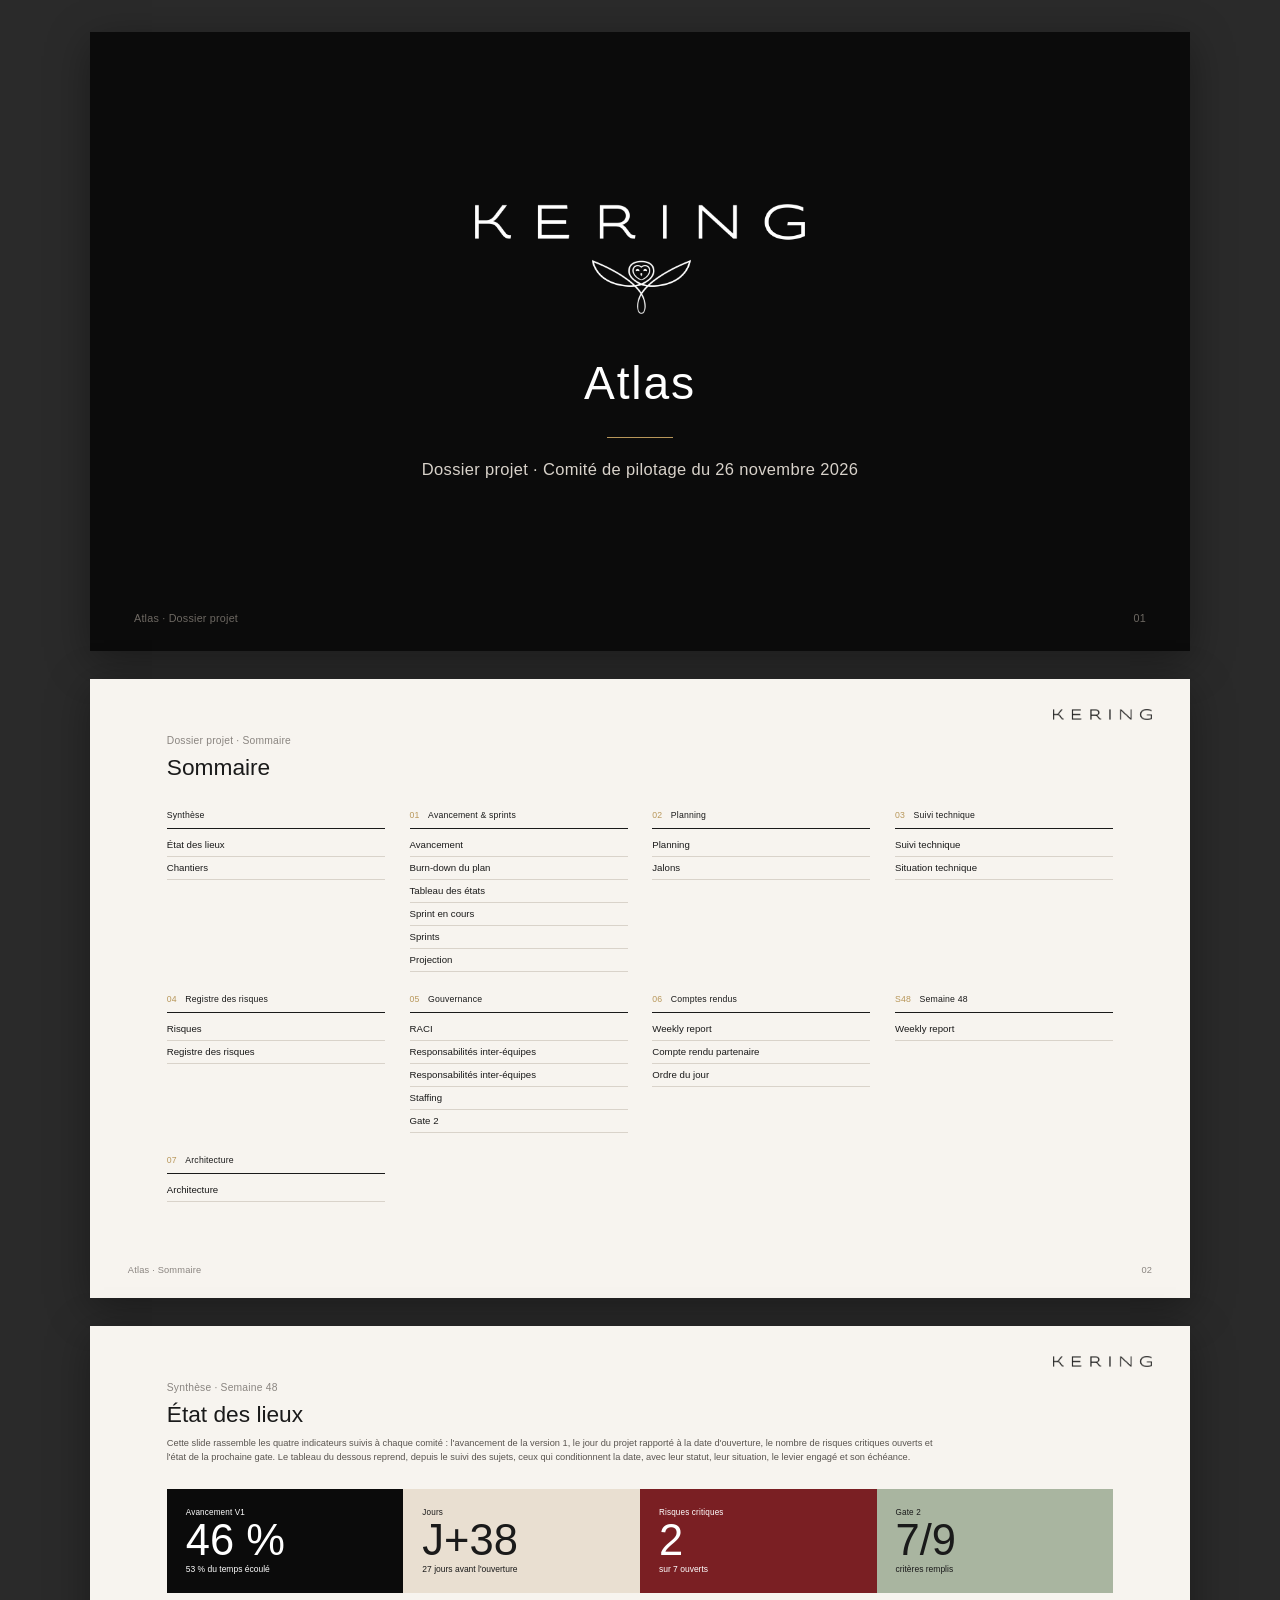
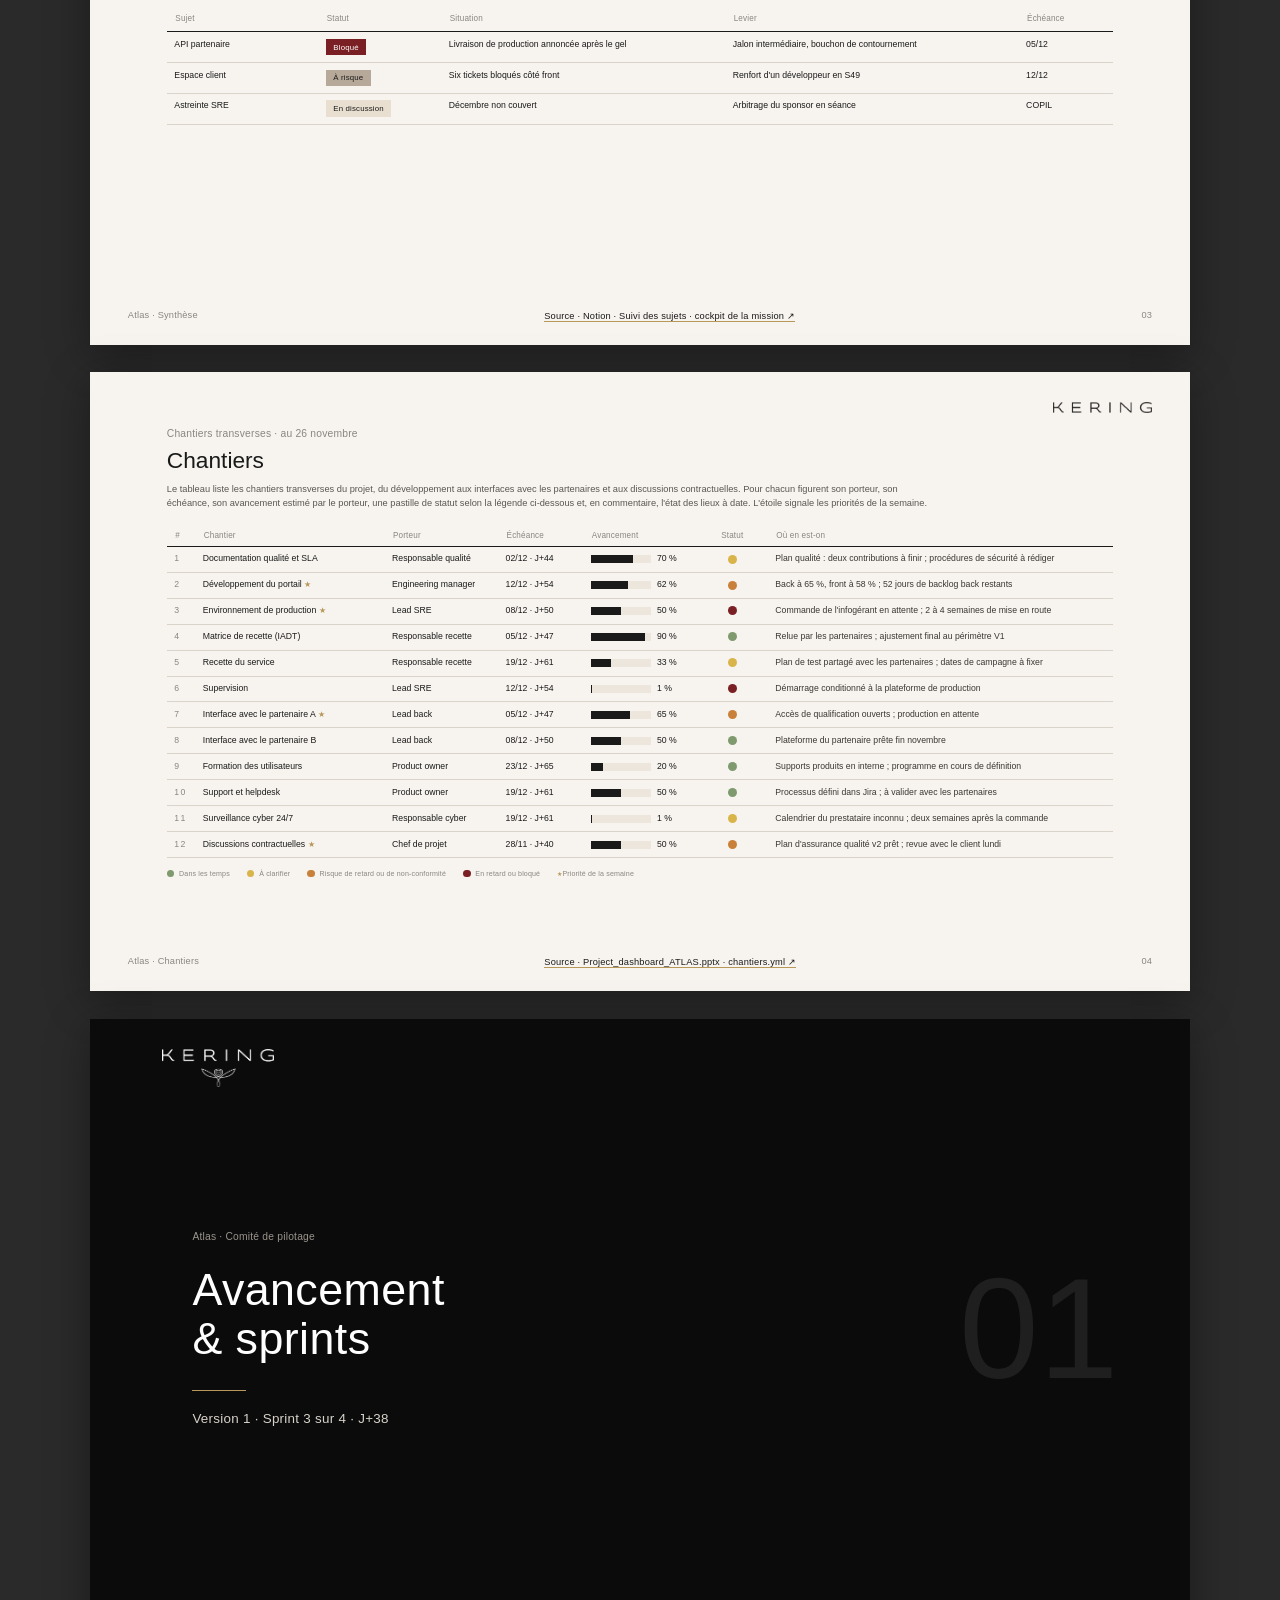
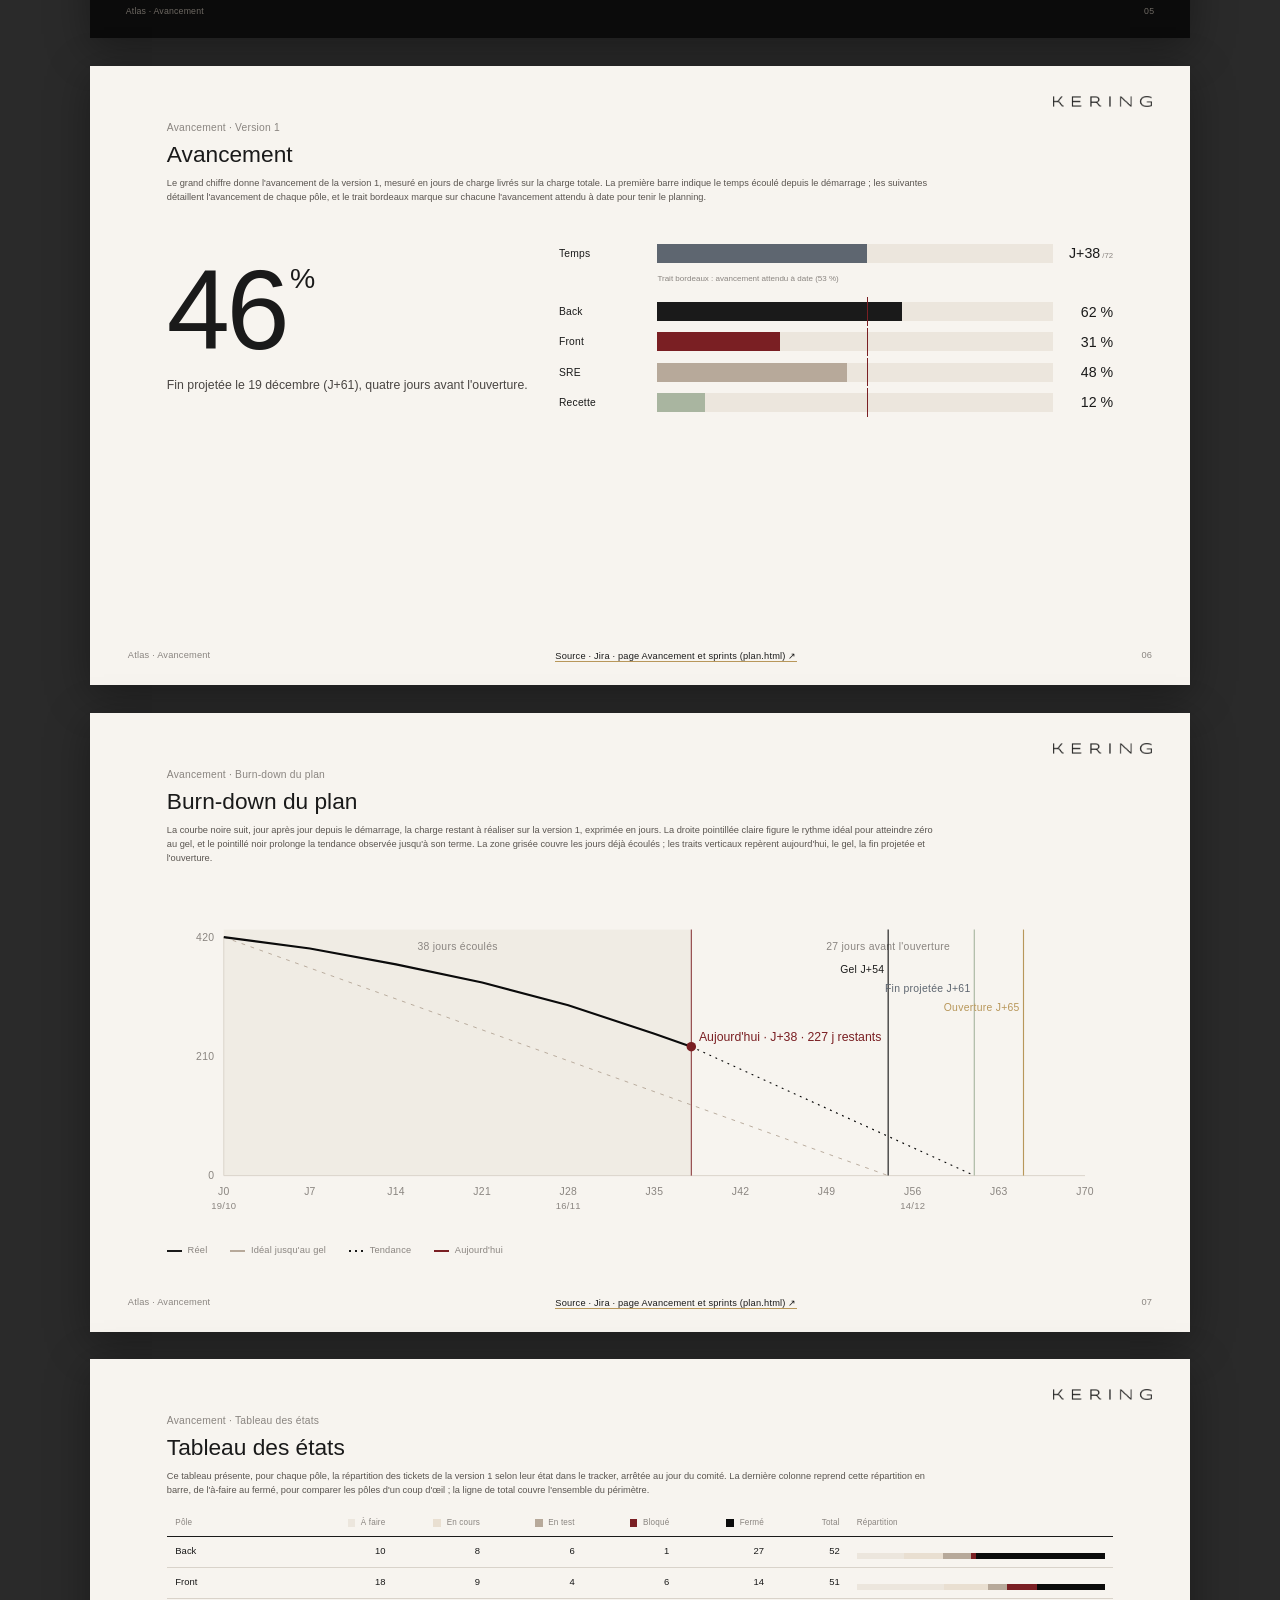
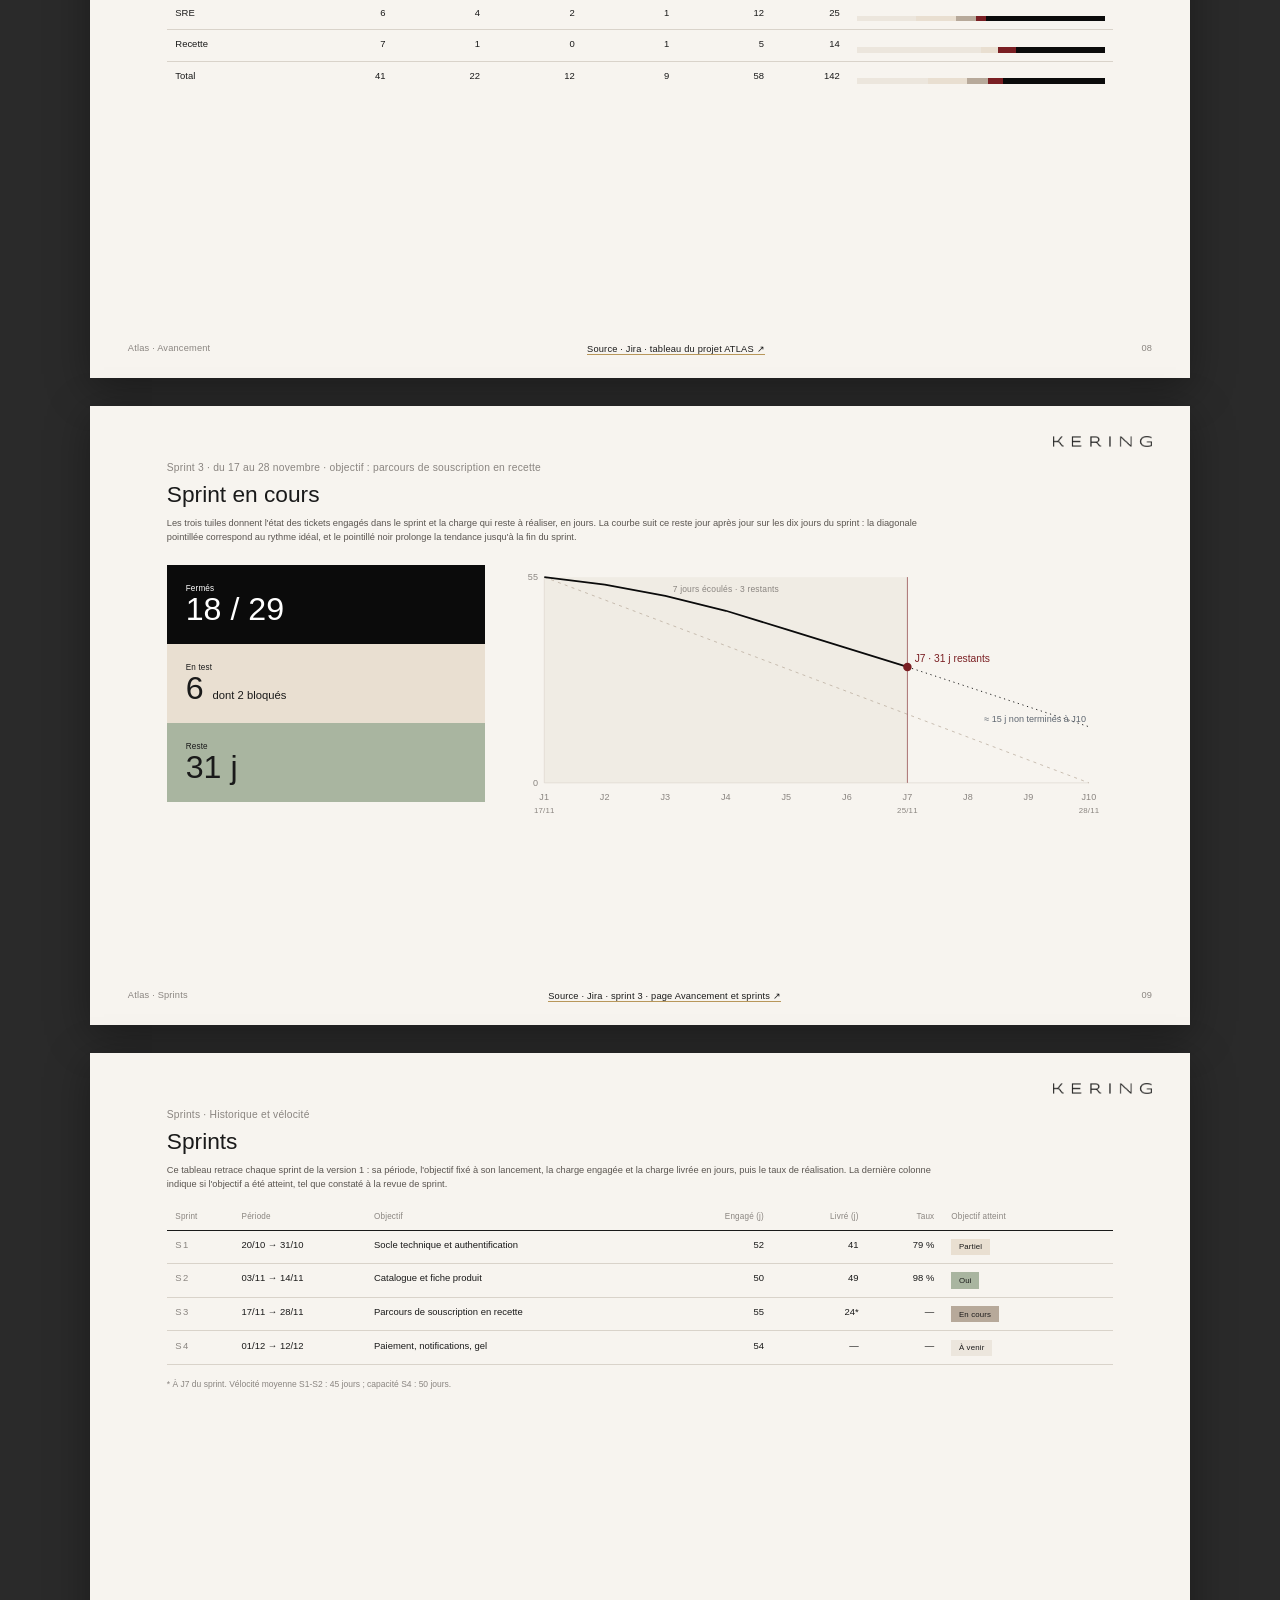
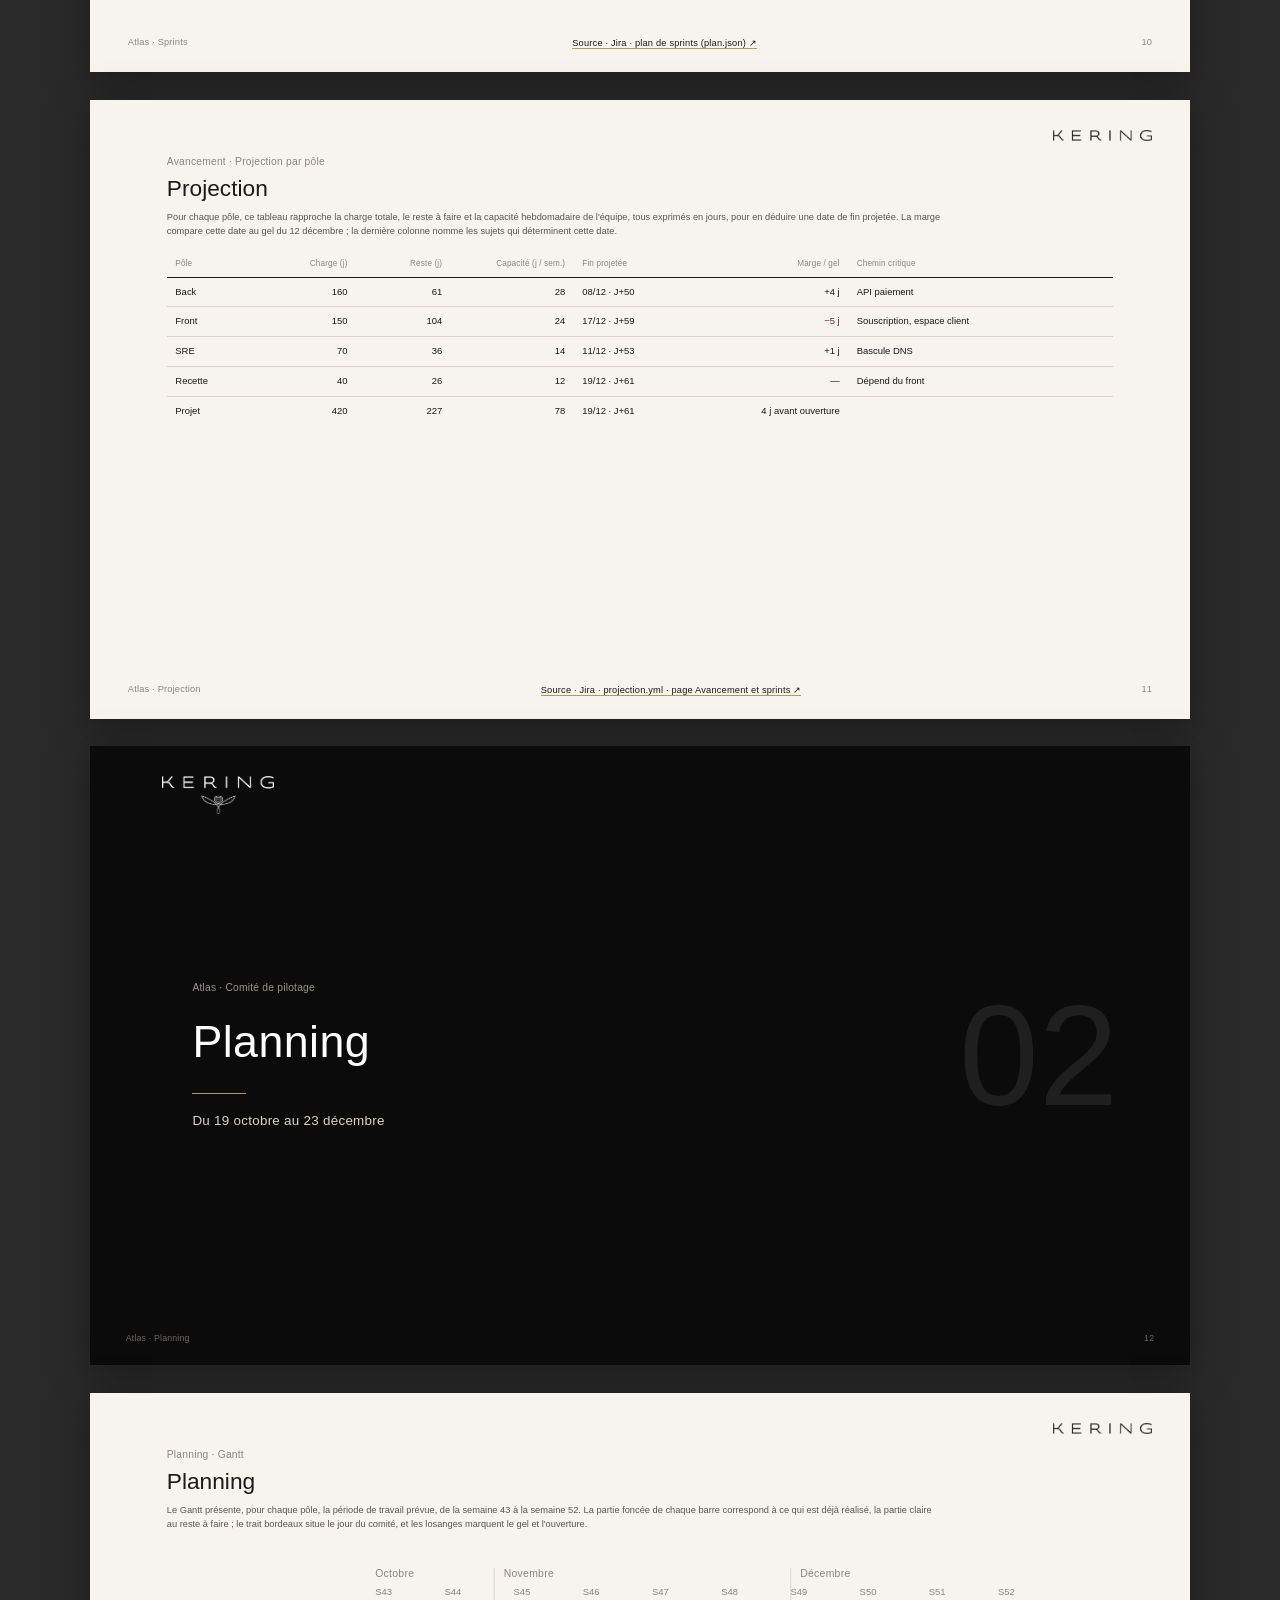
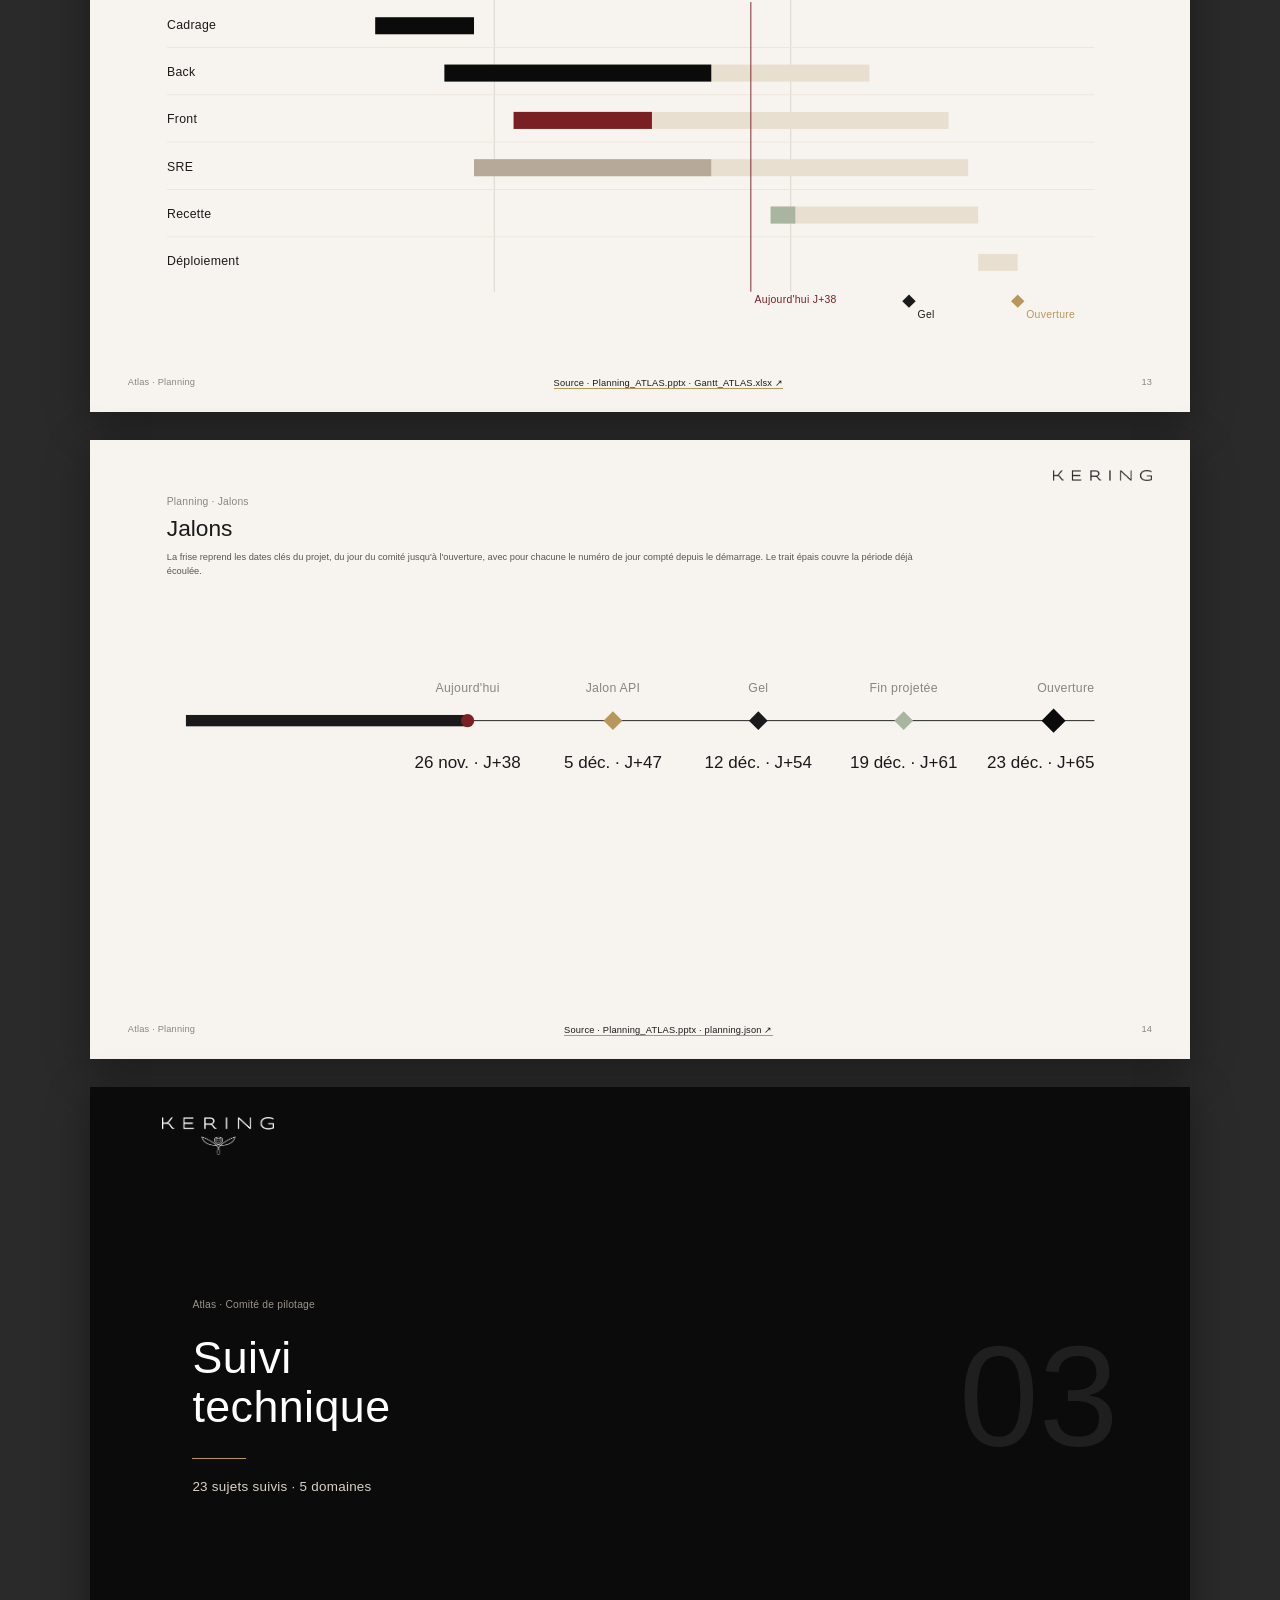
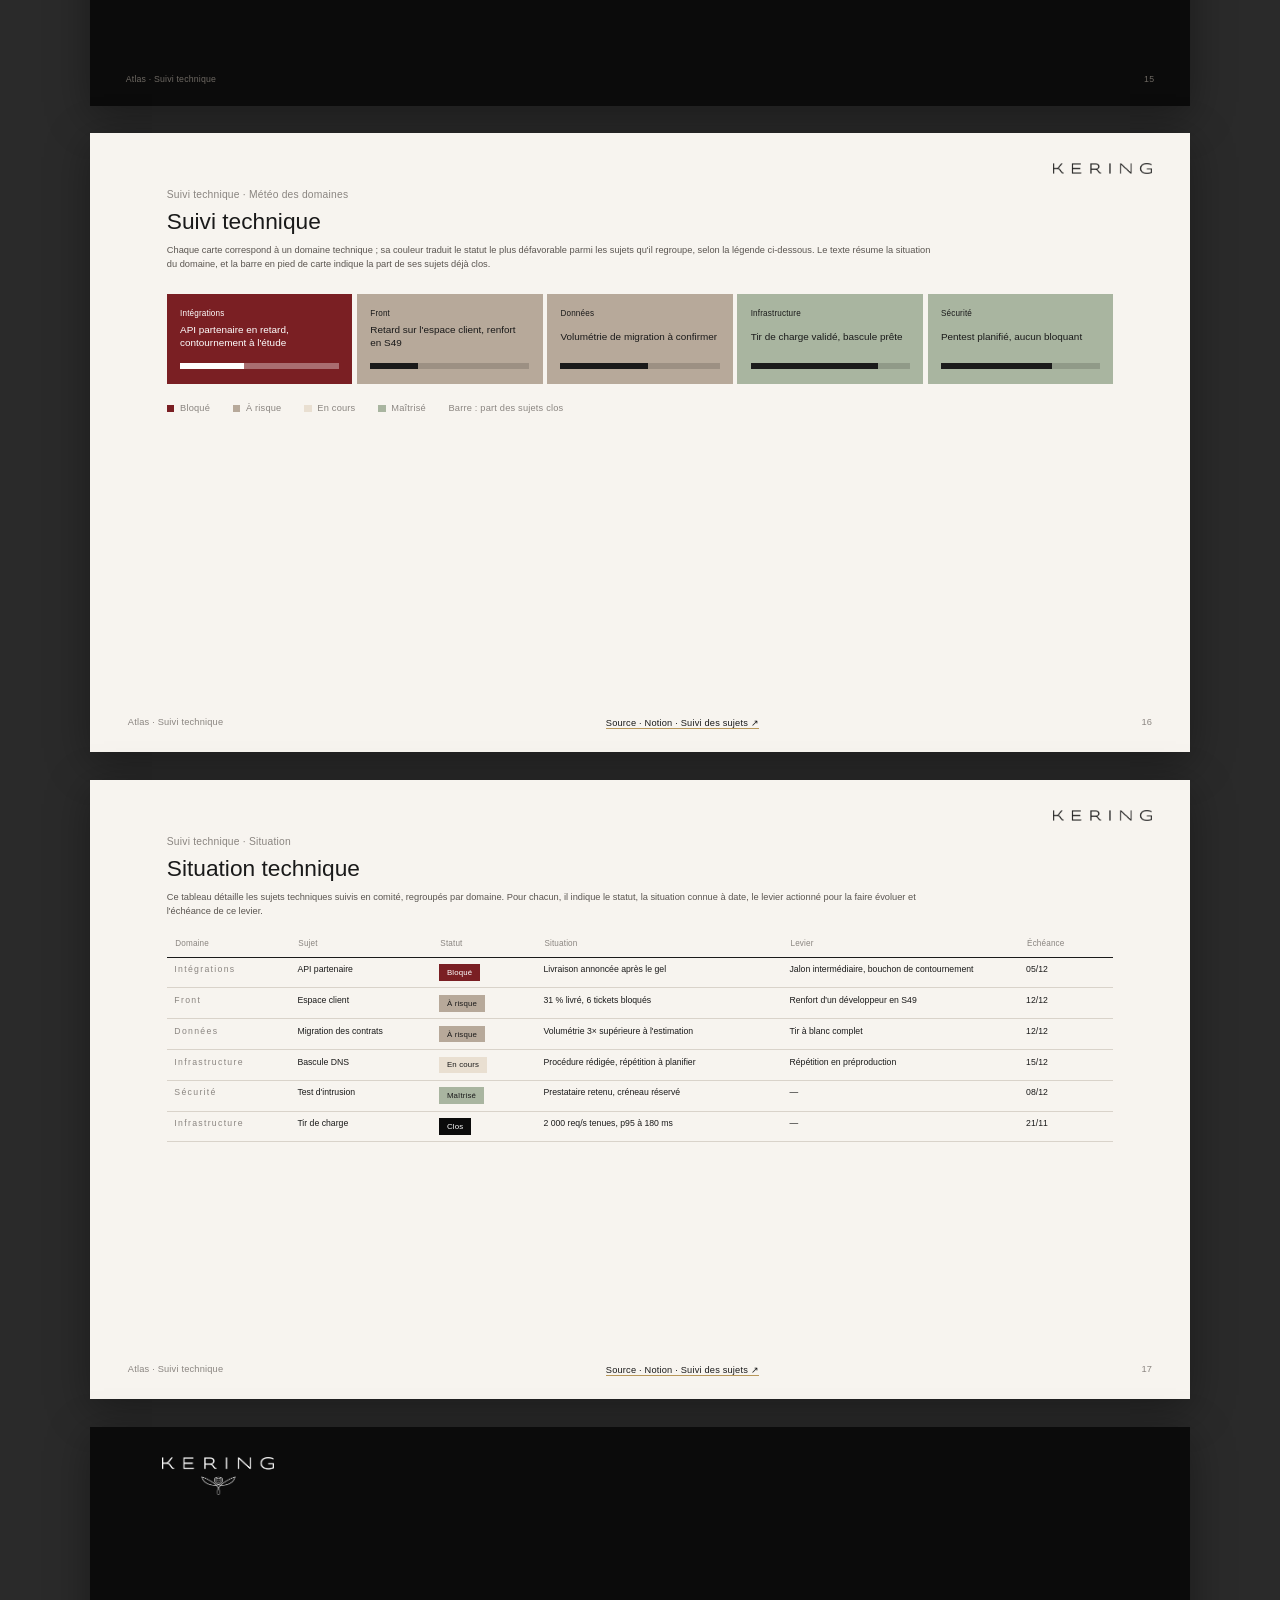
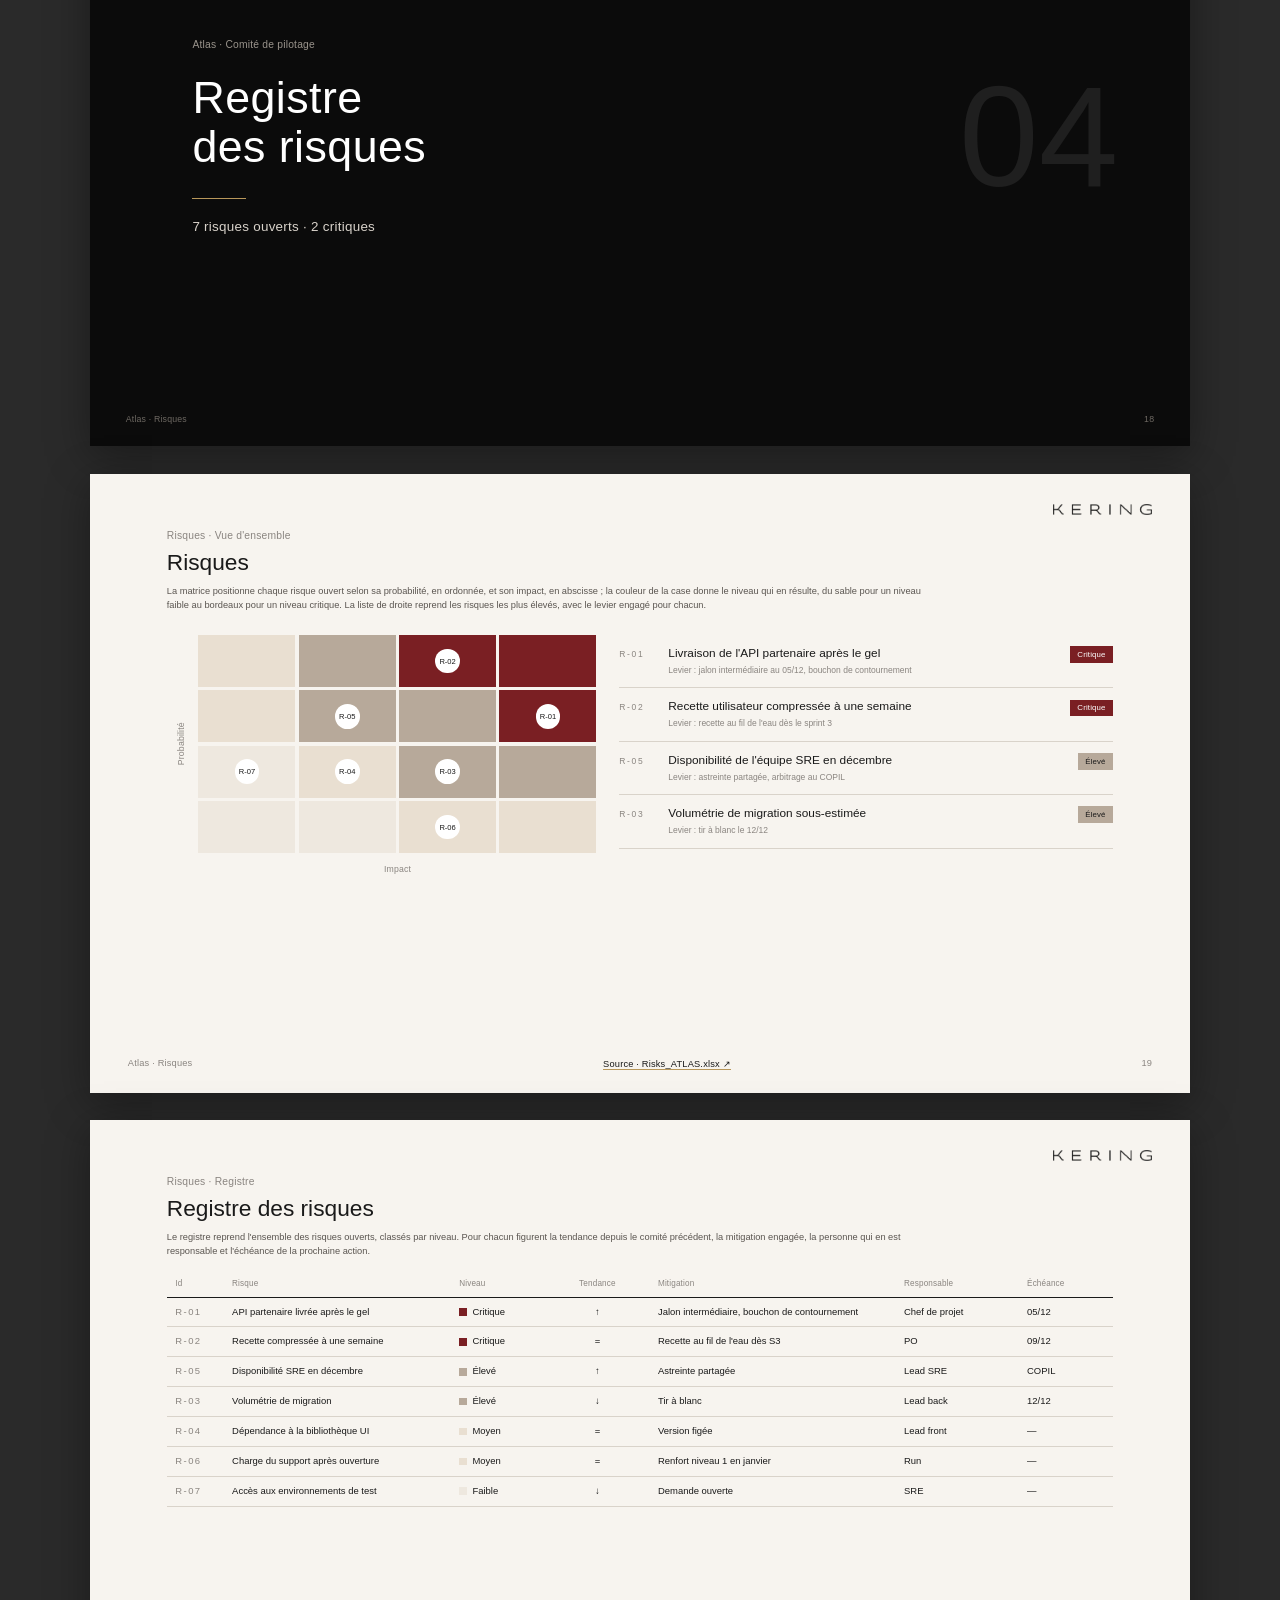
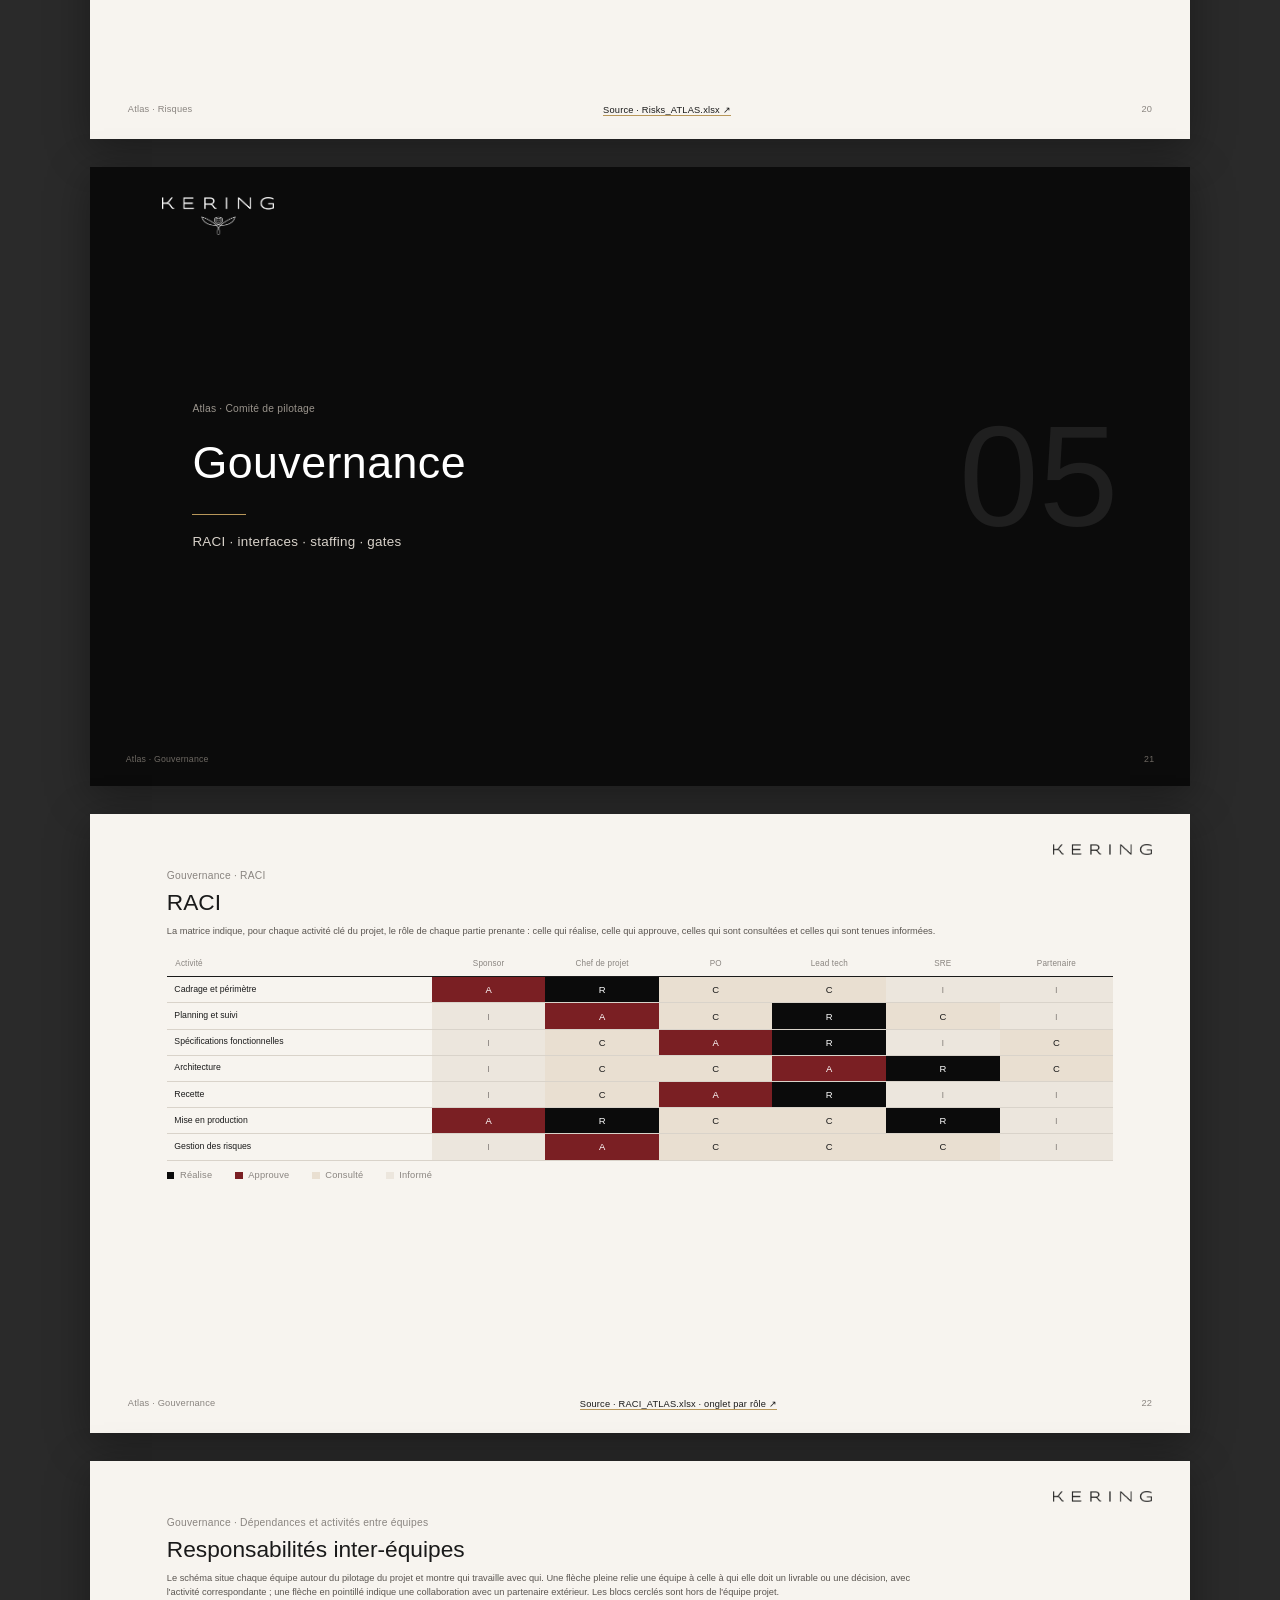
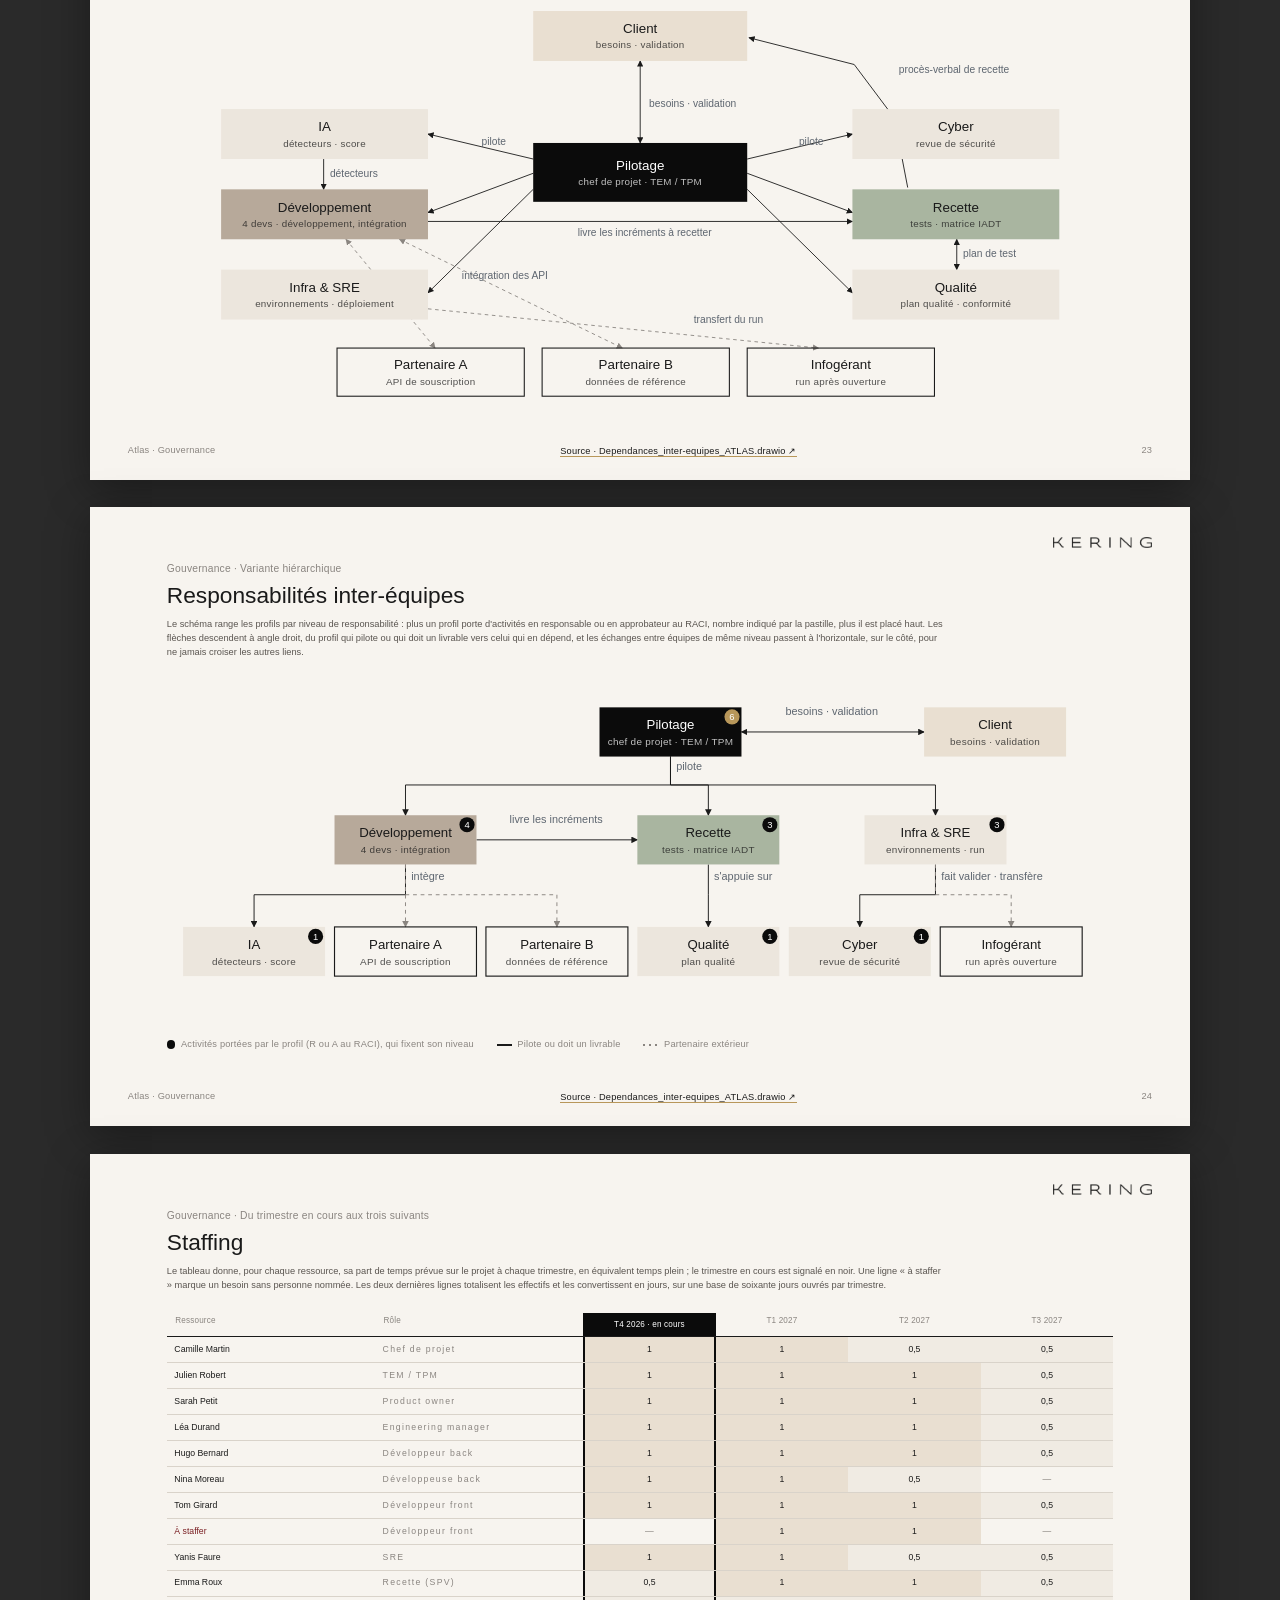
<file: docs/maquette/index.html>
<!doctype html>
<html lang="fr">
<head>
<meta charset="utf-8">
<meta name="viewport" content="width=device-width, initial-scale=1">
<title>Atlas · Dossier projet</title>
<style>
  /* ── Design tokens: single source for HTML and PPTX export ─────────────── */
  :root {
    --noir: #0B0B0B; --ivoire: #F7F4EF; --blanc: #FFFFFF; --encre: #1A1A1A;
    --gris: #8A8580; --filet: #D9D3CA; --voile: #ECE6DD;
    --sable: #E9DFD1; --taupe: #B7A99A; --sauge: #A9B5A0; --ardoise: #5E6670;
    --bordeaux: #7A1F23; --or: #B8975A;
    --sans: "Helvetica Neue", "Avenir Next", "Segoe UI", Arial, sans-serif;
  }
  * { box-sizing: border-box; margin: 0; padding: 0; }
  html { scroll-padding-top: 24px; }
  .slide:target { outline: 2px solid #B8975A; outline-offset: 6px; }
  body { background: #2a2a2a; font-family: var(--sans); padding: 32px 0 64px; }
  .note { max-width: 1100px; margin: 0 auto 28px; color: #cfcac3; font: 300 14px/1.6 var(--sans); }
  .note b { color: #fff; font-weight: 500; }

  /* One slide = one 16:9 frame, sized in cqw so it scales exactly */
  .slide { position: relative; width: min(1100px, 94vw); aspect-ratio: 16 / 9; margin: 0 auto 28px;
    container-type: inline-size; overflow: hidden; background: var(--ivoire); color: var(--encre);
    box-shadow: 0 10px 40px rgba(0,0,0,.35); }
  .foot { position: absolute; left: 4cqw; right: 4cqw; bottom: 2.4cqw; display: flex; justify-content: space-between;
    font: 300 0.98cqw var(--sans); letter-spacing: .02em; text-transform: none; color: var(--gris); }
  .foot .src { color: var(--encre); text-decoration: none; letter-spacing: .02em; text-transform: none; font-weight: 300; border-bottom: 1px solid var(--or); }
  .logo-c { position: absolute; top: 3.2cqw; right: 4cqw; height: 1.15cqw; opacity: .9; }
  .logo-n { position: absolute; top: 3.4cqw; left: 8cqw; height: 4.2cqw; }

  /* Black section slides, white type */
  .noire { background: var(--noir); color: var(--blanc); display: flex; flex-direction: column; justify-content: center; padding: 0 8cqw; }
  .noire .kicker { font: 300 1.15cqw var(--sans); letter-spacing: .02em; text-transform: none; color: #9a948c; margin-bottom: 2.6cqw; }
  .noire h1 { font: 200 5.0cqw/1.1 var(--sans); letter-spacing: .01em; text-transform: none; }
  .noire .rule { width: 6cqw; height: 1px; background: var(--or); margin: 3cqw 0 2.2cqw; }
  .noire .sub { font: 200 1.5cqw var(--sans); letter-spacing: .02em; color: #d8d2ca; }
  .noire .foot { color: #6d6862; }
  .noire .num { position: absolute; right: 8cqw; top: 50%; transform: translateY(-50%); font: 100 16cqw var(--sans); color: #1f1f1f; }
  .cover { align-items: center; text-align: center; padding: 0; }
  .cover .big { height: 10cqw; margin-bottom: 4cqw; }
  .cover h1 { font-size: 4.2cqw; letter-spacing: .04em; }
  .cover .rule { margin: 2.6cqw auto 2cqw; }

  /* Content slides */
  .content { padding: 4.4cqw 6cqw 6cqw; }
  .eyebrow { font: 300 1.09cqw var(--sans); letter-spacing: .02em; text-transform: none; color: var(--gris); }
  .title { font: 200 2.4cqw/1.15 var(--sans); margin: .8cqw 0 0; }
  .cap { font: 200 .98cqw/1.55 var(--sans); color: #5a5550; max-width: 82cqw; margin-top: .9cqw; }
  .lead { font: 200 1.3cqw/1.5 var(--sans); color: #4a4643; }
  .grid { display: grid; gap: 2.4cqw; margin-top: 2.4cqw; }
  b, strong { font-weight: 400; }

  /* Tables */
  table.t { width: 100%; border-collapse: collapse; margin-top: 2.2cqw; }
  .t th { font: 400 0.86cqw var(--sans); letter-spacing: .02em; text-transform: none; color: var(--gris); text-align: left; padding: 0 .9cqw .9cqw; border-bottom: 1px solid var(--encre); white-space: nowrap; }
  .t td { font: 300 1cqw/1.35 var(--sans); padding: .85cqw .9cqw; border-bottom: 1px solid var(--filet); vertical-align: top; }
  .t td.k { color: var(--gris); letter-spacing: .15em; white-space: nowrap; }
  .t td.n, .t th.n { text-align: right; font-variant-numeric: tabular-nums; }
  .t tr.tot td { border-top: 1px solid var(--encre); border-bottom: none; font-weight: 400; }
  .t.small td { font-size: .92cqw; padding: .7cqw .8cqw; }
  .dot { display: inline-block; width: .8cqw; height: .8cqw; margin-right: .6cqw; vertical-align: middle; }
  .pill { display: inline-block; font: 400 0.83cqw var(--sans); letter-spacing: .02em; text-transform: none; padding: .4cqw .8cqw; white-space: nowrap; }

  /* Levels / statuses: flat colour blocks */
  .l1 { background: #EEE8DF; } .l2 { background: var(--sable); } .l3 { background: var(--taupe); } .l4 { background: var(--bordeaux); color: #fff; }
  .s-ok { background: var(--sauge); } .s-cours { background: var(--sable); } .s-risque { background: var(--taupe); }
  .s-bloque { background: var(--bordeaux); color: #fff; } .s-afaire { background: var(--voile); } .s-fait { background: var(--noir); color: #fff; }

  /* Risk matrix */
  .matrix { display: grid; grid-template-columns: 3cqw repeat(4, 1fr); grid-template-rows: repeat(4, 1fr) 2.6cqw; gap: .35cqw; height: 26cqw; }
  .matrix .cell { display: flex; align-items: center; justify-content: center; gap: .5cqw; }
  .matrix .ax { font: 300 0.92cqw var(--sans); letter-spacing: .02em; text-transform: none; color: var(--gris); display: flex; align-items: center; justify-content: center; }
  .matrix .ay { writing-mode: vertical-rl; transform: rotate(180deg); }
  .chip { display: inline-flex; align-items: center; justify-content: center; min-width: 2.6cqw; height: 2.6cqw; border-radius: 50%; background: var(--blanc); color: var(--encre); font: 400 .8cqw var(--sans); }
  .toplist { list-style: none; }
  .toplist li { display: grid; grid-template-columns: 4cqw 1fr auto; align-items: baseline; gap: 1.2cqw; padding: 1.15cqw 0; border-bottom: 1px solid var(--filet); }
  .toplist .id { font: 300 .9cqw var(--sans); letter-spacing: .2em; color: var(--gris); }
  .toplist .lb { font: 300 1.25cqw/1.35 var(--sans); }
  .toplist .lb small { display: block; font: 200 .9cqw/1.4 var(--sans); color: var(--gris); margin-top: .3cqw; }

  /* KPIs, bars, tiles */
  .kpi { font: 100 12cqw/.85 var(--sans); letter-spacing: -.03em; }
  .kpi sup { font: 200 3cqw var(--sans); vertical-align: top; margin-left: .4cqw; }
  .bars .row { display: grid; grid-template-columns: 9cqw 1fr 5cqw; align-items: center; gap: 1.4cqw; margin: 1.2cqw 0; }
  .bars .lbl { font: 300 1.09cqw var(--sans); letter-spacing: .02em; text-transform: none; }
  .bars .track { height: 2cqw; background: var(--voile); position: relative; }
  .bars .fill { position: absolute; inset: 0 auto 0 0; }
  .bars .mark { position: absolute; top: -.5cqw; bottom: -.5cqw; width: 1px; background: var(--bordeaux); }
  .bars .val { font: 200 1.5cqw var(--sans); text-align: right; }
  .tiles { display: grid; gap: 0; }
  .tile { padding: 2cqw 2cqw; display: flex; flex-direction: column; justify-content: space-between; min-height: 11cqw; }
  .tile .k { font: 400 0.86cqw var(--sans); letter-spacing: .02em; text-transform: none; }
  .tile .v { font: 100 4.6cqw/1 var(--sans); }
  .tile .s { font: 200 .9cqw var(--sans); }
  .legend { display: flex; gap: 2.4cqw; font: 300 0.98cqw var(--sans); letter-spacing: .02em; text-transform: none; color: var(--gris); margin-top: 1cqw; }
  .legend i { display: inline-block; width: 1.6cqw; height: 2px; vertical-align: middle; margin-right: .6cqw; }

  svg text { font-family: var(--sans); font-weight: 300; }

  /* Columns (weekly, CR) */
  .cols { display: grid; gap: 2.6cqw; margin-top: 2.6cqw; }
  .col h3 { font: 400 0.92cqw var(--sans); letter-spacing: .02em; text-transform: none; padding-bottom: .9cqw; border-bottom: 1px solid var(--encre); margin-bottom: 1cqw; }
  .col ul { list-style: none; }
  .col li { font: 300 1.02cqw/1.45 var(--sans); padding: .55cqw 0; border-bottom: 1px solid var(--filet); }
  .col li small { color: var(--gris); font-weight: 200; }

  /* RACI */
  .raci td.r { text-align: center; font: 400 1cqw var(--sans); padding: .75cqw 0; }
  .raci .R { background: var(--noir); color: #fff; } .raci .A { background: var(--bordeaux); color: #fff; }
  .raci .C { background: var(--sable); } .raci .I { background: var(--voile); color: var(--gris); }

  /* Weather cards (technical follow-up) */
  .meteo { display: grid; grid-template-columns: repeat(5, 1fr); gap: .5cqw; margin-top: 2.4cqw; }
  .dom { padding: 1.6cqw 1.4cqw; min-height: 9.5cqw; display: flex; flex-direction: column; justify-content: space-between; }
  .dom .k { font: 400 0.86cqw var(--sans); letter-spacing: .02em; text-transform: none; }
  .dom .v { font: 200 1.05cqw/1.35 var(--sans); }
  .stack { display: flex; height: .6cqw; margin-top: .9cqw; }
  /* Weekly (mirror of the Notion block): nested bullets by theme */
  .wk { display: grid; grid-template-columns: 1.25fr 1fr 1.15fr; gap: 2.6cqw; margin-top: 1.8cqw; }
  .wk h3 { font: 400 0.92cqw var(--sans); letter-spacing: .02em; text-transform: none; padding-bottom: .8cqw; border-bottom: 1px solid var(--encre); margin-bottom: .7cqw; }
  .wk ul { list-style: none; }
  .wk > div > ul > li { font: 300 1.12cqw/1.45 var(--sans); padding: .6cqw 0; }
  .wk ul ul li { font: 200 1.06cqw/1.45 var(--sans); padding: .12cqw 0 .12cqw 1.3cqw; position: relative; }
  .wk ul ul li::before { content: "–"; position: absolute; left: 0; color: var(--gris); }
  /* Partner report (mirror of the partner-report mail) */
  .mail { margin-top: 1.4cqw; font: 300 1.08cqw/1.5 var(--sans); }
  .mail .obj { font: 400 1.05cqw var(--sans); padding-bottom: .8cqw; border-bottom: 1px solid var(--encre); margin-bottom: .8cqw; }
  .mail .obj span { display: block; font: 300 0.83cqw var(--sans); letter-spacing: .02em; text-transform: none; color: var(--gris); margin-bottom: .3cqw; }
  .mail > p { margin: .35cqw 0; }
  .mail .subj { display: grid; grid-template-columns: 1fr 1fr; gap: 1.3cqw 2.6cqw; margin: 1.2cqw 0; }
  .mail h4 { font: 400 1.12cqw var(--sans); margin-bottom: .2cqw; }
  .mail .subj p { margin: 0; }
  /* Inter-team responsibilities and staffing */
  .inter td.own { background: var(--sable); }
  .staff th, .staff td { text-align: center; }
  .staff th:first-child, .staff td:first-child { text-align: left; }
  .staff th.cur { background: var(--noir); color: #fff; padding: .75cqw .9cqw; vertical-align: middle; }
  .staff td:nth-child(3) { box-shadow: inset 2px 0 0 var(--noir), inset -2px 0 0 var(--noir); }
  .staff tr.tbd td:first-child { color: var(--bordeaux); }
  .staff th:nth-child(n+3) { width: 14%; }
  .staff td.k { text-align: left; }
  .staff th:nth-child(2), .staff td:nth-child(2) { text-align: left; }
  .staff tr.ph td { font: 300 0.9cqw var(--sans); letter-spacing: .02em; text-transform: none; color: var(--gris); border-bottom: 1px solid var(--filet); padding-top: .5cqw; }
  .staff tr.ph td.cur { background: var(--noir); color: #fff; }
  .staff td { padding: .42cqw .8cqw; }
  .staff .e0 { color: var(--gris); } .staff .e1 { background: #F0EBE3; } .staff .e2 { background: var(--sable); }
  .staff .e3 { background: var(--taupe); } .staff .e4 { background: var(--ardoise); color: #fff; }
  .staff tr.tot2 td { border-bottom: none; color: var(--gris); }
  /* Workstreams (mirror of the project dashboard "Build workstreams" slide) */
  .chant { margin-top: 1.4cqw; }
  .chant td { font-size: .95cqw; padding: .62cqw .6cqw; vertical-align: middle; }
  .chant th { padding-bottom: .6cqw; }
  .chant td.k2 { color: #4a4643; white-space: nowrap; }
  .chant td.cm { font-weight: 200; color: #3a3633; }
  .chant td:nth-child(5) { white-space: nowrap; width: 11cqw; }
  .pbar { display: inline-block; vertical-align: middle; width: 6.4cqw; height: .85cqw; background: var(--voile); position: relative; margin-right: .6cqw; }
  .pbar span { position: absolute; inset: 0 auto 0 0; background: var(--encre); }
  .pc { font-variant-numeric: tabular-nums; }
  .st { display: inline-block; width: .95cqw; height: .95cqw; border-radius: 50%; vertical-align: middle; }
  .prio { color: var(--or); font-size: .9em; }
  .legend.chl { margin-top: 1.2cqw; gap: 1.8cqw; font-size: .75cqw; }
  .legend.chl .st { margin-right: .5cqw; width: .8cqw; height: .8cqw; }
  /* Architecture macro view: golden SVG vocabulary, dossier skin */
  .archi-svg { --bg:#F7F4EF;--surface:#FFFFFF;--s2:#F1ECE5;--ink:#1A1A1A;--muted:#8A8580;--line:#D9D3CA;--sai:#1A1A1A;--sai-bg:#ECE6DD;--grn:#6E8B63;--grn-bg:#EEF1EA;--ext:#8A8580;--ext-bg:#F1ECE5;--air:#5E6670;--air-bg:#ECEEF0;--ksatc:#7E9A6E;--ksat-bg:#EEF1EA;--kc:#7A1F23;--kc-bg:#F3E7E7;--iceye:#5E6670;--iceye-bg:#ECEEF0;--s3:#B8975A;--rds:#8C7B69;--amb:#B8975A;--soc:#7A1F23; }
  .archi-svg text { font-family: var(--sans, "Helvetica Neue", Arial, sans-serif); }
  .archi-svg .t { fill: var(--ink); font-weight: 400; font-size: 15px; } .archi-svg .tm { fill: var(--ink); font-weight: 400; font-size: 13.5px; }
  .archi-svg .s { fill: var(--muted); font-size: 12px; font-weight: 300; } .archi-svg .lbl { fill: var(--muted); font-size: 11px; font-weight: 300; letter-spacing: .06em; }
  .archi-svg rect.bg, .archi-svg .box { fill: var(--surface); stroke: var(--line); stroke-width: 1; }
  .archi-svg .zone { fill: var(--s2); stroke: var(--line); stroke-dasharray: 5 5; }
  .archi-svg .arr { stroke: var(--muted); stroke-width: 1.6; fill: none; } .archi-svg .flow { stroke: var(--sai); stroke-width: 2; fill: none; stroke-dasharray: 7 7; }
  .archi-svg .api { stroke: var(--sai); stroke-width: 3; fill: none; } .archi-svg .auth { stroke: var(--kc); stroke-width: 2.2; fill: none; stroke-dasharray: 3 4; }
  .archi-svg .zoom { display: none; }
  .archi-link { display: inline-block; margin-top: .6cqw; font: 300 0.92cqw var(--sans); letter-spacing: .02em; text-transform: none; color: var(--encre); text-decoration: none; border-bottom: 1px solid var(--or); }

  /* Generated page: no hand-written note above the deck */
  /* Slides whose chart must fill the remaining height without overflowing the frame */
  .fit { display: flex; flex-direction: column; }
  .fit > * { flex: none; }
  .fit > .grow { flex: 1 1 auto; min-height: 0; display: flex; flex-direction: column; }
  .fit > .grow > svg { flex: 1 1 auto; min-height: 0; width: 100%; height: 100%; display: block; }
  .fit > .archi-link { align-self: flex-start; }
  .t td.cm { font-weight: 200; color: #3a3633; }
  .t td.c, .t th.c { text-align: center; }
  .legend .dot { margin-right: .6cqw; }
  .legend .st { margin-right: .5cqw; }
  .legend .bdg { display: inline-block; width: .9cqw; height: .9cqw; border-radius: 50%; background: var(--noir); vertical-align: middle; margin-right: .6cqw; }
  /* Agenda (sommaire) */
  .agenda { display: grid; gap: 2.4cqw 2.6cqw; margin-top: 3.2cqw; align-items: start; }
  .agenda h3 { font: 400 0.92cqw var(--sans); letter-spacing: .02em; text-transform: none; padding-bottom: .8cqw; border-bottom: 1px solid var(--encre); margin-bottom: .5cqw; }
  .agenda h3 a { color: var(--encre); text-decoration: none; }
  .agenda h3 .n { color: var(--or); margin-right: .9cqw; letter-spacing: .02em; }
  .agenda ul { list-style: none; }
  .agenda li { font: 300 1.02cqw/1.4 var(--sans); padding: .45cqw 0; border-bottom: 1px solid var(--filet); }
  .agenda li a { color: var(--encre); text-decoration: none; }
  .agenda li a:hover, .agenda h3 a:hover { border-bottom: 1px solid var(--or); }
</style>
</head>
<body>
<section id="cover" class="slide noire cover"><img class="big" src="logos/client-blanc.png" alt="Logo client"><h1>Atlas</h1><div class="rule"></div><div class="sub">Dossier projet · Comité de pilotage du 26 novembre 2026</div><div class="foot"><span>Atlas · Dossier projet</span><span>01</span></div></section>

<section id="sommaire" class="slide content"><img class="logo-c" src="logos/client-noir-texte.png" alt="Logo client"><div class="foot"><span>Atlas · Sommaire</span><span>02</span></div><div class="eyebrow">Dossier projet · Sommaire</div><h2 class="title">Sommaire</h2><nav class="agenda" style="grid-template-columns: repeat(4, 1fr);"><div><h3>Synthèse</h3><ul><li><a href="#etat-des-lieux">État des lieux</a></li><li><a href="#chantiers">Chantiers</a></li></ul></div><div><h3><a href="#section-1"><span class="n">01</span>Avancement &amp; sprints</a></h3><ul><li><a href="#avancement">Avancement</a></li><li><a href="#burn-down-du-plan">Burn-down du plan</a></li><li><a href="#tableau-des-etats">Tableau des états</a></li><li><a href="#sprint-en-cours">Sprint en cours</a></li><li><a href="#sprints">Sprints</a></li><li><a href="#projection">Projection</a></li></ul></div><div><h3><a href="#section-2"><span class="n">02</span>Planning</a></h3><ul><li><a href="#planning">Planning</a></li><li><a href="#jalons">Jalons</a></li></ul></div><div><h3><a href="#section-3"><span class="n">03</span>Suivi technique</a></h3><ul><li><a href="#suivi-technique">Suivi technique</a></li><li><a href="#situation-technique">Situation technique</a></li></ul></div><div><h3><a href="#section-4"><span class="n">04</span>Registre des risques</a></h3><ul><li><a href="#risques">Risques</a></li><li><a href="#registre-des-risques">Registre des risques</a></li></ul></div><div><h3><a href="#section-5"><span class="n">05</span>Gouvernance</a></h3><ul><li><a href="#raci">RACI</a></li><li><a href="#responsabilites-inter-equipes">Responsabilités inter-équipes</a></li><li><a href="#responsabilites-inter-equipes-hierarchie">Responsabilités inter-équipes</a></li><li><a href="#staffing">Staffing</a></li><li><a href="#gate-2">Gate 2</a></li></ul></div><div><h3><a href="#section-6"><span class="n">06</span>Comptes rendus</a></h3><ul><li><a href="#weekly-report">Weekly report</a></li><li><a href="#compte-rendu-partenaire">Compte rendu partenaire</a></li><li><a href="#ordre-du-jour">Ordre du jour</a></li></ul></div><div><h3><a href="#section-7"><span class="n">S48</span>Semaine 48</a></h3><ul><li><a href="#weekly-report-2">Weekly report</a></li></ul></div><div><h3><a href="#section-8"><span class="n">07</span>Architecture</a></h3><ul><li><a href="#architecture">Architecture</a></li></ul></div></nav></section>

<section id="etat-des-lieux" class="slide content"><img class="logo-c" src="logos/client-noir-texte.png" alt="Logo client"><div class="foot"><span>Atlas · Synthèse</span><a class="src" href="#" title="Ouvrir la source">Source · Notion · Suivi des sujets · cockpit de la mission ↗</a><span>03</span></div><div class="eyebrow">Synthèse · Semaine 48</div><h2 class="title">État des lieux</h2><p class="cap">Cette slide rassemble les quatre indicateurs suivis à chaque comité : l&#x27;avancement de la version 1, le jour du projet rapporté à la date d&#x27;ouverture, le nombre de risques critiques ouverts et l&#x27;état de la prochaine gate. Le tableau du dessous reprend, depuis le suivi des sujets, ceux qui conditionnent la date, avec leur statut, leur situation, le levier engagé et son échéance.</p><div class="tiles" style="grid-template-columns: repeat(4, 1fr); margin-top: 2.6cqw;"><div class="tile" style="background:var(--noir);color:#fff"><span class="k">Avancement V1</span><span class="v">46 %</span><span class="s">53 % du temps écoulé</span></div><div class="tile" style="background:var(--sable)"><span class="k">Jours</span><span class="v">J+38</span><span class="s">27 jours avant l&#x27;ouverture</span></div><div class="tile" style="background:var(--bordeaux);color:#fff"><span class="k">Risques critiques</span><span class="v">2</span><span class="s">sur 7 ouverts</span></div><div class="tile" style="background:var(--sauge)"><span class="k">Gate 2</span><span class="v">7/9</span><span class="s">critères remplis</span></div></div><table class="t small" style="margin-top:2.2cqw"><colgroup><col style="width:16%"><col style="width:13%"><col style="width:30%"><col style="width:31%"><col style="width:10%"></colgroup><thead><tr><th>Sujet</th><th>Statut</th><th>Situation</th><th>Levier</th><th>Échéance</th></tr></thead><tbody><tr><td>API partenaire</td><td><span class="pill s-bloque">Bloqué</span></td><td>Livraison de production annoncée après le gel</td><td>Jalon intermédiaire, bouchon de contournement</td><td>05/12</td></tr><tr><td>Espace client</td><td><span class="pill s-risque">À risque</span></td><td>Six tickets bloqués côté front</td><td>Renfort d&#x27;un développeur en S49</td><td>12/12</td></tr><tr><td>Astreinte SRE</td><td><span class="pill s-cours">En discussion</span></td><td>Décembre non couvert</td><td>Arbitrage du sponsor en séance</td><td>COPIL</td></tr></tbody></table></section>

<section id="chantiers" class="slide content"><img class="logo-c" src="logos/client-noir-texte.png" alt="Logo client"><div class="foot"><span>Atlas · Chantiers</span><a class="src" href="Project_dashboard_ATLAS.pptx" title="Ouvrir la source">Source · Project_dashboard_ATLAS.pptx · chantiers.yml ↗</a><span>04</span></div><div class="eyebrow">Chantiers transverses · au 26 novembre</div><h2 class="title">Chantiers</h2><p class="cap">Le tableau liste les chantiers transverses du projet, du développement aux interfaces avec les partenaires et aux discussions contractuelles. Pour chacun figurent son porteur, son échéance, son avancement estimé par le porteur, une pastille de statut selon la légende ci-dessous et, en commentaire, l&#x27;état des lieux à date. L&#x27;étoile signale les priorités de la semaine.</p><table class="t small chant"><colgroup><col style="width:3%"><col style="width:20%"><col style="width:12%"><col style="width:9%"><col style="width:12%"><col style="width:7.5%"><col style="width:36.5%"></colgroup><thead><tr><th>#</th><th>Chantier</th><th>Porteur</th><th>Échéance</th><th>Avancement</th><th class="c">Statut</th><th>Où en est-on</th></tr></thead><tbody><tr><td class="k">1</td><td>Documentation qualité et SLA</td><td>Responsable qualité</td><td>02/12 · J+44</td><td><div class="pbar"><span style="width:70%"></span></div><span class="pc">70 %</span></td><td class="c"><span class="st" style="background:#D9B44A" title="À clarifier"></span></td><td class="cm">Plan qualité : deux contributions à finir ; procédures de sécurité à rédiger</td></tr><tr><td class="k">2</td><td>Développement du portail <span class="prio" title="Priorité de la semaine">★</span></td><td>Engineering manager</td><td>12/12 · J+54</td><td><div class="pbar"><span style="width:62%"></span></div><span class="pc">62 %</span></td><td class="c"><span class="st" style="background:#C9803A" title="Risque de retard ou de non-conformité"></span></td><td class="cm">Back à 65 %, front à 58 % ; 52 jours de backlog back restants</td></tr><tr><td class="k">3</td><td>Environnement de production <span class="prio" title="Priorité de la semaine">★</span></td><td>Lead SRE</td><td>08/12 · J+50</td><td><div class="pbar"><span style="width:50%"></span></div><span class="pc">50 %</span></td><td class="c"><span class="st" style="background:#7A1F23" title="En retard ou bloqué"></span></td><td class="cm">Commande de l&#x27;infogérant en attente ; 2 à 4 semaines de mise en route</td></tr><tr><td class="k">4</td><td>Matrice de recette (IADT)</td><td>Responsable recette</td><td>05/12 · J+47</td><td><div class="pbar"><span style="width:90%"></span></div><span class="pc">90 %</span></td><td class="c"><span class="st" style="background:#7E9A6E" title="Dans les temps"></span></td><td class="cm">Relue par les partenaires ; ajustement final au périmètre V1</td></tr><tr><td class="k">5</td><td>Recette du service</td><td>Responsable recette</td><td>19/12 · J+61</td><td><div class="pbar"><span style="width:33%"></span></div><span class="pc">33 %</span></td><td class="c"><span class="st" style="background:#D9B44A" title="À clarifier"></span></td><td class="cm">Plan de test partagé avec les partenaires ; dates de campagne à fixer</td></tr><tr><td class="k">6</td><td>Supervision</td><td>Lead SRE</td><td>12/12 · J+54</td><td><div class="pbar"><span style="width:1%"></span></div><span class="pc">1 %</span></td><td class="c"><span class="st" style="background:#7A1F23" title="En retard ou bloqué"></span></td><td class="cm">Démarrage conditionné à la plateforme de production</td></tr><tr><td class="k">7</td><td>Interface avec le partenaire A <span class="prio" title="Priorité de la semaine">★</span></td><td>Lead back</td><td>05/12 · J+47</td><td><div class="pbar"><span style="width:65%"></span></div><span class="pc">65 %</span></td><td class="c"><span class="st" style="background:#C9803A" title="Risque de retard ou de non-conformité"></span></td><td class="cm">Accès de qualification ouverts ; production en attente</td></tr><tr><td class="k">8</td><td>Interface avec le partenaire B</td><td>Lead back</td><td>08/12 · J+50</td><td><div class="pbar"><span style="width:50%"></span></div><span class="pc">50 %</span></td><td class="c"><span class="st" style="background:#7E9A6E" title="Dans les temps"></span></td><td class="cm">Plateforme du partenaire prête fin novembre</td></tr><tr><td class="k">9</td><td>Formation des utilisateurs</td><td>Product owner</td><td>23/12 · J+65</td><td><div class="pbar"><span style="width:20%"></span></div><span class="pc">20 %</span></td><td class="c"><span class="st" style="background:#7E9A6E" title="Dans les temps"></span></td><td class="cm">Supports produits en interne ; programme en cours de définition</td></tr><tr><td class="k">10</td><td>Support et helpdesk</td><td>Product owner</td><td>19/12 · J+61</td><td><div class="pbar"><span style="width:50%"></span></div><span class="pc">50 %</span></td><td class="c"><span class="st" style="background:#7E9A6E" title="Dans les temps"></span></td><td class="cm">Processus défini dans Jira ; à valider avec les partenaires</td></tr><tr><td class="k">11</td><td>Surveillance cyber 24/7</td><td>Responsable cyber</td><td>19/12 · J+61</td><td><div class="pbar"><span style="width:1%"></span></div><span class="pc">1 %</span></td><td class="c"><span class="st" style="background:#D9B44A" title="À clarifier"></span></td><td class="cm">Calendrier du prestataire inconnu ; deux semaines après la commande</td></tr><tr><td class="k">12</td><td>Discussions contractuelles <span class="prio" title="Priorité de la semaine">★</span></td><td>Chef de projet</td><td>28/11 · J+40</td><td><div class="pbar"><span style="width:50%"></span></div><span class="pc">50 %</span></td><td class="c"><span class="st" style="background:#C9803A" title="Risque de retard ou de non-conformité"></span></td><td class="cm">Plan d&#x27;assurance qualité v2 prêt ; revue avec le client lundi</td></tr></tbody></table><div class="legend chl"><span><span class="st" style="background:#7E9A6E"></span>Dans les temps</span><span><span class="st" style="background:#D9B44A"></span>À clarifier</span><span><span class="st" style="background:#C9803A"></span>Risque de retard ou de non-conformité</span><span><span class="st" style="background:#7A1F23"></span>En retard ou bloqué</span><span><span class="prio">★</span>Priorité de la semaine</span></div></section>

<section id="section-1" class="slide noire"><img class="logo-n" src="logos/client-blanc.png" alt="Logo client"><div class="foot"><span>Atlas · Avancement</span><span>05</span></div><div class="kicker">Atlas · Comité de pilotage</div><h1>Avancement<br>&amp; sprints</h1><div class="rule"></div><div class="sub">Version 1 · Sprint 3 sur 4 · J+38</div><div class="num">01</div></section>

<section id="avancement" class="slide content"><img class="logo-c" src="logos/client-noir-texte.png" alt="Logo client"><div class="foot"><span>Atlas · Avancement</span><a class="src" href="#" title="Ouvrir la source">Source · Jira · page Avancement et sprints (plan.html) ↗</a><span>06</span></div><div class="eyebrow">Avancement · Version 1</div><h2 class="title">Avancement</h2><p class="cap">Le grand chiffre donne l&#x27;avancement de la version 1, mesuré en jours de charge livrés sur la charge totale. La première barre indique le temps écoulé depuis le démarrage ; les suivantes détaillent l&#x27;avancement de chaque pôle, et le trait bordeaux marque sur chacune l&#x27;avancement attendu à date pour tenir le planning.</p><div class="grid" style="grid-template-columns: 1fr 1.5fr; align-items: center; margin-top: 3cqw;"><div><div class="kpi">46<sup>%</sup></div><p class="lead" style="margin-top:1.8cqw">Fin projetée le 19 décembre (J+61), quatre jours avant l&#x27;ouverture.</p></div><div class="bars"><div class="row"><span class="lbl">Temps</span><span class="track"><span class="fill" style="width:53%;background:var(--ardoise)"></span></span><span class="val">J+38<small style="font-size:.55em;color:var(--gris)"> /72</small></span></div><div class="row" style="margin-bottom:2cqw"><span></span><span style="font:200 .85cqw var(--sans);color:var(--gris)">Trait bordeaux : avancement attendu à date (53 %)</span><span></span></div><div class="row"><span class="lbl">Back</span><span class="track"><span class="fill" style="width:62%;background:var(--encre)"></span><span class="mark" style="left:53%"></span></span><span class="val">62 %</span></div><div class="row"><span class="lbl">Front</span><span class="track"><span class="fill" style="width:31%;background:var(--bordeaux)"></span><span class="mark" style="left:53%"></span></span><span class="val">31 %</span></div><div class="row"><span class="lbl">SRE</span><span class="track"><span class="fill" style="width:48%;background:var(--taupe)"></span><span class="mark" style="left:53%"></span></span><span class="val">48 %</span></div><div class="row"><span class="lbl">Recette</span><span class="track"><span class="fill" style="width:12%;background:var(--sauge)"></span><span class="mark" style="left:53%"></span></span><span class="val">12 %</span></div></div></div></section>

<section id="burn-down-du-plan" class="slide content fit"><img class="logo-c" src="logos/client-noir-texte.png" alt="Logo client"><div class="foot"><span>Atlas · Avancement</span><a class="src" href="#" title="Ouvrir la source">Source · Jira · page Avancement et sprints (plan.html) ↗</a><span>07</span></div><div class="eyebrow">Avancement · Burn-down du plan</div><h2 class="title">Burn-down du plan</h2><p class="cap">La courbe noire suit, jour après jour depuis le démarrage, la charge restant à réaliser sur la version 1, exprimée en jours. La droite pointillée claire figure le rythme idéal pour atteindre zéro au gel, et le pointillé noir prolonge la tendance observée jusqu&#x27;à son terme. La zone grisée couvre les jours déjà écoulés ; les traits verticaux repèrent aujourd&#x27;hui, le gel, la fin projetée et l&#x27;ouverture.</p><div class="grow" style="margin-top:1.4cqw"><svg viewBox="0 0 1000 330" preserveAspectRatio="xMidYMid meet" aria-label="Burn-down du plan"><rect x="60" y="30" width="494" height="260" fill="#ECE6DD" opacity=".55"/><text x="307" y="52" text-anchor="middle" font-size="11" letter-spacing=".3" fill="#8A8580">38 jours écoulés</text><text x="762" y="52" text-anchor="middle" font-size="11" letter-spacing=".3" fill="#8A8580">27 jours avant l&#x27;ouverture</text><g stroke="#D9D3CA" stroke-width="1"><line x1="60" y1="290" x2="970" y2="290"/><line x1="60" y1="38" x2="60" y2="290"/></g><g font-size="11" fill="#8A8580" letter-spacing=".3"><text x="50" y="293.9" text-anchor="end">0</text><text x="50" y="167.8" text-anchor="end">210</text><text x="50" y="41.9" text-anchor="end">420</text><text x="60" y="310" text-anchor="middle">J0</text><text x="151" y="310" text-anchor="middle">J7</text><text x="242" y="310" text-anchor="middle">J14</text><text x="333" y="310" text-anchor="middle">J21</text><text x="424" y="310" text-anchor="middle">J28</text><text x="515" y="310" text-anchor="middle">J35</text><text x="606" y="310" text-anchor="middle">J42</text><text x="697" y="310" text-anchor="middle">J49</text><text x="788" y="310" text-anchor="middle">J56</text><text x="879" y="310" text-anchor="middle">J63</text><text x="970" y="310" text-anchor="middle">J70</text><text x="60" y="325" text-anchor="middle" font-size="10">19/10</text><text x="424" y="325" text-anchor="middle" font-size="10">16/11</text><text x="788" y="325" text-anchor="middle" font-size="10">14/12</text></g><polyline points="60,38 762,290" fill="none" stroke="#B7A99A" stroke-width="1" stroke-dasharray="4 6"/><polyline points="60,38 151,50 242,66.8 333,86 424,110 515,140 554,153.8" fill="none" stroke="#0B0B0B" stroke-width="2.2"/><polyline points="554,153.8 853,290" fill="none" stroke="#0B0B0B" stroke-width="1.2" stroke-dasharray="2 5"/><line x1="762" y1="30" x2="762" y2="290" stroke="#1A1A1A" stroke-width="1.2"/><text x="758" y="76" text-anchor="end" font-size="11" letter-spacing=".3" fill="#1A1A1A">Gel J+54</text><line x1="853" y1="30" x2="853" y2="290" stroke="#A9B5A0" stroke-width="1.2"/><text x="849" y="96" text-anchor="end" font-size="11" letter-spacing=".3" fill="#5E6670">Fin projetée J+61</text><line x1="905" y1="30" x2="905" y2="290" stroke="#B8975A" stroke-width="1.2"/><text x="901" y="116" text-anchor="end" font-size="11" letter-spacing=".3" fill="#B8975A">Ouverture J+65</text><line x1="554" y1="30" x2="554" y2="290" stroke="#7A1F23" stroke-width="1"/><circle cx="554" cy="153.8" r="5" fill="#7A1F23"/><text x="562" y="147.8" font-size="13" fill="#7A1F23">Aujourd&#x27;hui · J+38 · 227 j restants</text></svg></div><div class="legend"><span><i style="background:#1A1A1A"></i>Réel</span><span><i style="background:#B7A99A"></i>Idéal jusqu&#x27;au gel</span><span><i style="background:repeating-linear-gradient(90deg,#1A1A1A 0 2px,transparent 2px 6px)"></i>Tendance</span><span><i style="background:#7A1F23"></i>Aujourd&#x27;hui</span></div></section>

<section id="tableau-des-etats" class="slide content"><img class="logo-c" src="logos/client-noir-texte.png" alt="Logo client"><div class="foot"><span>Atlas · Avancement</span><a class="src" href="#" title="Ouvrir la source">Source · Jira · tableau du projet ATLAS ↗</a><span>08</span></div><div class="eyebrow">Avancement · Tableau des états</div><h2 class="title">Tableau des états</h2><p class="cap">Ce tableau présente, pour chaque pôle, la répartition des tickets de la version 1 selon leur état dans le tracker, arrêtée au jour du comité. La dernière colonne reprend cette répartition en barre, de l&#x27;à-faire au fermé, pour comparer les pôles d&#x27;un coup d&#x27;œil ; la ligne de total couvre l&#x27;ensemble du périmètre.</p><table class="t"><colgroup><col style="width:14%"><col style="width:10%"><col style="width:10%"><col style="width:10%"><col style="width:10%"><col style="width:10%"><col style="width:8%"><col style="width:28%"></colgroup><thead><tr><th>Pôle</th><th class="n"><span class="dot s-afaire"></span>À faire</th><th class="n"><span class="dot s-cours"></span>En cours</th><th class="n"><span class="dot s-risque"></span>En test</th><th class="n"><span class="dot s-bloque"></span>Bloqué</th><th class="n"><span class="dot s-fait"></span>Fermé</th><th class="n">Total</th><th>Répartition</th></tr></thead><tbody><tr><td>Back</td><td class="n">10</td><td class="n">8</td><td class="n">6</td><td class="n">1</td><td class="n">27</td><td class="n">52</td><td><div class="stack"><span class="s-afaire" style="width:19.23%"></span><span class="s-cours" style="width:15.38%"></span><span class="s-risque" style="width:11.54%"></span><span class="s-bloque" style="width:1.923%"></span><span class="s-fait" style="width:51.92%"></span></div></td></tr><tr><td>Front</td><td class="n">18</td><td class="n">9</td><td class="n">4</td><td class="n">6</td><td class="n">14</td><td class="n">51</td><td><div class="stack"><span class="s-afaire" style="width:35.29%"></span><span class="s-cours" style="width:17.65%"></span><span class="s-risque" style="width:7.843%"></span><span class="s-bloque" style="width:11.76%"></span><span class="s-fait" style="width:27.45%"></span></div></td></tr><tr><td>SRE</td><td class="n">6</td><td class="n">4</td><td class="n">2</td><td class="n">1</td><td class="n">12</td><td class="n">25</td><td><div class="stack"><span class="s-afaire" style="width:24%"></span><span class="s-cours" style="width:16%"></span><span class="s-risque" style="width:8%"></span><span class="s-bloque" style="width:4%"></span><span class="s-fait" style="width:48%"></span></div></td></tr><tr><td>Recette</td><td class="n">7</td><td class="n">1</td><td class="n">0</td><td class="n">1</td><td class="n">5</td><td class="n">14</td><td><div class="stack"><span class="s-afaire" style="width:50%"></span><span class="s-cours" style="width:7.143%"></span><span class="s-bloque" style="width:7.143%"></span><span class="s-fait" style="width:35.71%"></span></div></td></tr><tr class="tot"><td>Total</td><td class="n">41</td><td class="n">22</td><td class="n">12</td><td class="n">9</td><td class="n">58</td><td class="n">142</td><td><div class="stack"><span class="s-afaire" style="width:28.87%"></span><span class="s-cours" style="width:15.49%"></span><span class="s-risque" style="width:8.451%"></span><span class="s-bloque" style="width:6.338%"></span><span class="s-fait" style="width:40.85%"></span></div></td></tr></tbody></table></section>

<section id="sprint-en-cours" class="slide content"><img class="logo-c" src="logos/client-noir-texte.png" alt="Logo client"><div class="foot"><span>Atlas · Sprints</span><a class="src" href="#" title="Ouvrir la source">Source · Jira · sprint 3 · page Avancement et sprints ↗</a><span>09</span></div><div class="eyebrow">Sprint 3 · du 17 au 28 novembre · objectif : parcours de souscription en recette</div><h2 class="title">Sprint en cours</h2><p class="cap">Les trois tuiles donnent l&#x27;état des tickets engagés dans le sprint et la charge qui reste à réaliser, en jours. La courbe suit ce reste jour après jour sur les dix jours du sprint : la diagonale pointillée correspond au rythme idéal, et le pointillé noir prolonge la tendance jusqu&#x27;à la fin du sprint.</p><div class="grid" style="grid-template-columns: 1fr 1.9fr; margin-top: 2.2cqw; align-items: start;"><div class="tiles" style="grid-template-columns: 1fr;"><div class="tile" style="background:var(--noir);color:#fff;min-height:7.4cqw"><span class="k">Fermés</span><span class="v" style="font-size:3.4cqw">18 / 29</span></div><div class="tile" style="background:var(--sable);min-height:7.4cqw"><span class="k">En test</span><span class="v" style="font-size:3.4cqw">6 <small style="font-size:.35em">dont 2 bloqués</small></span></div><div class="tile" style="background:var(--sauge);min-height:7.4cqw"><span class="k">Reste</span><span class="v" style="font-size:3.4cqw">31 j</span></div></div><svg style="width:100%" viewBox="0 0 1000 420" preserveAspectRatio="xMidYMid meet" aria-label="Sprint en cours"><rect x="60" y="20" width="600" height="340" fill="#ECE6DD" opacity=".55"/><text x="360" y="45" text-anchor="middle" font-size="14" letter-spacing=".3" fill="#8A8580">7 jours écoulés · 3 restants</text><g stroke="#D9D3CA" stroke-width="1"><line x1="60" y1="360" x2="960" y2="360"/><line x1="60" y1="20" x2="60" y2="360"/></g><g font-size="15" fill="#8A8580" letter-spacing=".3"><text x="50" y="365.2" text-anchor="end">0</text><text x="50" y="25.2" text-anchor="end">55</text><text x="60" y="388" text-anchor="middle">J1</text><text x="160" y="388" text-anchor="middle">J2</text><text x="260" y="388" text-anchor="middle">J3</text><text x="360" y="388" text-anchor="middle">J4</text><text x="460" y="388" text-anchor="middle">J5</text><text x="560" y="388" text-anchor="middle">J6</text><text x="660" y="388" text-anchor="middle">J7</text><text x="760" y="388" text-anchor="middle">J8</text><text x="860" y="388" text-anchor="middle">J9</text><text x="960" y="388" text-anchor="middle">J10</text><text x="60" y="410" text-anchor="middle" font-size="13">17/11</text><text x="660" y="410" text-anchor="middle" font-size="13">25/11</text><text x="960" y="410" text-anchor="middle" font-size="13">28/11</text></g><polyline points="60,20 960,360" fill="none" stroke="#B7A99A" stroke-width="1.2" stroke-dasharray="5 7"/><polyline points="60,20 160,32.4 260,50.9 360,75.6 460,106.5 560,137.5 660,168.4" fill="none" stroke="#0B0B0B" stroke-width="3"/><polyline points="660,168.4 960,267.3" fill="none" stroke="#0B0B0B" stroke-width="1.5" stroke-dasharray="2 6"/><line x1="660" y1="20" x2="660" y2="360" stroke="#7A1F23" stroke-width="1"/><circle cx="660" cy="168.4" r="7" fill="#7A1F23"/><text x="672" y="160.4" font-size="17" fill="#7A1F23">J7 · 31 j restants</text><text x="955" y="259.3" text-anchor="end" font-size="15" fill="#5E6670">≈ 15 j non terminés à J10</text></svg></div></section>

<section id="sprints" class="slide content"><img class="logo-c" src="logos/client-noir-texte.png" alt="Logo client"><div class="foot"><span>Atlas · Sprints</span><a class="src" href="#" title="Ouvrir la source">Source · Jira · plan de sprints (plan.json) ↗</a><span>10</span></div><div class="eyebrow">Sprints · Historique et vélocité</div><h2 class="title">Sprints</h2><p class="cap">Ce tableau retrace chaque sprint de la version 1 : sa période, l&#x27;objectif fixé à son lancement, la charge engagée et la charge livrée en jours, puis le taux de réalisation. La dernière colonne indique si l&#x27;objectif a été atteint, tel que constaté à la revue de sprint.</p><table class="t"><colgroup><col style="width:7%"><col style="width:14%"><col style="width:33%"><col style="width:10%"><col style="width:10%"><col style="width:8%"><col style="width:18%"></colgroup><thead><tr><th>Sprint</th><th>Période</th><th>Objectif</th><th class="n">Engagé (j)</th><th class="n">Livré (j)</th><th class="n">Taux</th><th>Objectif atteint</th></tr></thead><tbody><tr><td class="k">S1</td><td>20/10 → 31/10</td><td>Socle technique et authentification</td><td class="n">52</td><td class="n">41</td><td class="n">79 %</td><td><span class="pill s-cours">Partiel</span></td></tr><tr><td class="k">S2</td><td>03/11 → 14/11</td><td>Catalogue et fiche produit</td><td class="n">50</td><td class="n">49</td><td class="n">98 %</td><td><span class="pill s-ok">Oui</span></td></tr><tr><td class="k">S3</td><td>17/11 → 28/11</td><td>Parcours de souscription en recette</td><td class="n">55</td><td class="n">24*</td><td class="n">—</td><td><span class="pill s-risque">En cours</span></td></tr><tr><td class="k">S4</td><td>01/12 → 12/12</td><td>Paiement, notifications, gel</td><td class="n">54</td><td class="n">—</td><td class="n">—</td><td><span class="pill s-afaire">À venir</span></td></tr></tbody></table><p class="lead" style="font-size:.9cqw;margin-top:1.4cqw;color:var(--gris)">* À J7 du sprint. Vélocité moyenne S1-S2 : 45 jours ; capacité S4 : 50 jours.</p></section>

<section id="projection" class="slide content"><img class="logo-c" src="logos/client-noir-texte.png" alt="Logo client"><div class="foot"><span>Atlas · Projection</span><a class="src" href="#" title="Ouvrir la source">Source · Jira · projection.yml · page Avancement et sprints ↗</a><span>11</span></div><div class="eyebrow">Avancement · Projection par pôle</div><h2 class="title">Projection</h2><p class="cap">Pour chaque pôle, ce tableau rapproche la charge totale, le reste à faire et la capacité hebdomadaire de l&#x27;équipe, tous exprimés en jours, pour en déduire une date de fin projetée. La marge compare cette date au gel du 12 décembre ; la dernière colonne nomme les sujets qui déterminent cette date.</p><table class="t"><colgroup><col style="width:10%"><col style="width:10%"><col style="width:10%"><col style="width:13%"><col style="width:15%"><col style="width:14%"><col style="width:28%"></colgroup><thead><tr><th>Pôle</th><th class="n">Charge (j)</th><th class="n">Reste (j)</th><th class="n">Capacité (j / sem.)</th><th>Fin projetée</th><th class="n">Marge / gel</th><th>Chemin critique</th></tr></thead><tbody><tr><td>Back</td><td class="n">160</td><td class="n">61</td><td class="n">28</td><td>08/12 · J+50</td><td class="n">+4 j</td><td>API paiement</td></tr><tr><td>Front</td><td class="n">150</td><td class="n">104</td><td class="n">24</td><td>17/12 · J+59</td><td class="n" style="color:var(--bordeaux)">−5 j</td><td>Souscription, espace client</td></tr><tr><td>SRE</td><td class="n">70</td><td class="n">36</td><td class="n">14</td><td>11/12 · J+53</td><td class="n">+1 j</td><td>Bascule DNS</td></tr><tr><td>Recette</td><td class="n">40</td><td class="n">26</td><td class="n">12</td><td>19/12 · J+61</td><td class="n">—</td><td>Dépend du front</td></tr><tr class="tot"><td>Projet</td><td class="n">420</td><td class="n">227</td><td class="n">78</td><td>19/12 · J+61</td><td class="n">4 j avant ouverture</td><td></td></tr></tbody></table></section>

<section id="section-2" class="slide noire"><img class="logo-n" src="logos/client-blanc.png" alt="Logo client"><div class="foot"><span>Atlas · Planning</span><span>12</span></div><div class="kicker">Atlas · Comité de pilotage</div><h1>Planning</h1><div class="rule"></div><div class="sub">Du 19 octobre au 23 décembre</div><div class="num">02</div></section>

<section id="planning" class="slide content fit"><img class="logo-c" src="logos/client-noir-texte.png" alt="Logo client"><div class="foot"><span>Atlas · Planning</span><a class="src" href="Planning_ATLAS.pptx" title="Ouvrir la source">Source · Planning_ATLAS.pptx · Gantt_ATLAS.xlsx ↗</a><span>13</span></div><div class="eyebrow">Planning · Gantt</div><h2 class="title">Planning</h2><p class="cap">Le Gantt présente, pour chaque pôle, la période de travail prévue, de la semaine 43 à la semaine 52. La partie foncée de chaque barre correspond à ce qui est déjà réalisé, la partie claire au reste à faire ; le trait bordeaux situe le jour du comité, et les losanges marquent le gel et l&#x27;ouverture.</p><div class="grow" style="margin-top:1.6cqw"><svg viewBox="0 0 1000 380" preserveAspectRatio="xMidYMid meet" aria-label="Gantt"><g font-size="11" letter-spacing=".3" fill="#8A8580"><text x="220" y="18">Octobre</text><text x="355.8" y="18">Novembre</text><text x="669.1" y="18">Décembre</text></g><g stroke="#D9D3CA"><line x1="345.8" y1="8" x2="345.8" y2="350"/><line x1="659.1" y1="8" x2="659.1" y2="350"/></g><g font-size="10" fill="#8A8580"><text x="220" y="36">S43</text><text x="293.1" y="36">S44</text><text x="366.2" y="36">S45</text><text x="439.3" y="36">S46</text><text x="512.4" y="36">S47</text><text x="585.6" y="36">S48</text><text x="658.7" y="36">S49</text><text x="731.8" y="36">S50</text><text x="804.9" y="36">S51</text><text x="878" y="36">S52</text></g><g font-size="13" fill="#1A1A1A" letter-spacing=".3"><text x="0" y="72">Cadrage</text><text x="0" y="122">Back</text><text x="0" y="172">Front</text><text x="0" y="222">SRE</text><text x="0" y="272">Recette</text><text x="0" y="322">Déploiement</text></g><g stroke="#ECE6DD"><line x1="0" y1="92" x2="980" y2="92"/><line x1="0" y1="142" x2="980" y2="142"/><line x1="0" y1="192" x2="980" y2="192"/><line x1="0" y1="242" x2="980" y2="242"/><line x1="0" y1="292" x2="980" y2="292"/></g><rect x="220" y="60" width="104.4" height="18" fill="#E9DFD1"/><rect x="220" y="60" width="104.4" height="18" fill="#0B0B0B"/><rect x="293.1" y="110" width="449.1" height="18" fill="#E9DFD1"/><rect x="293.1" y="110" width="282" height="18" fill="#0B0B0B"/><rect x="366.2" y="160" width="459.6" height="18" fill="#E9DFD1"/><rect x="366.2" y="160" width="146.2" height="18" fill="#7A1F23"/><rect x="324.4" y="210" width="522.2" height="18" fill="#E9DFD1"/><rect x="324.4" y="210" width="250.7" height="18" fill="#B7A99A"/><rect x="637.8" y="260" width="219.3" height="18" fill="#E9DFD1"/><rect x="637.8" y="260" width="26.1" height="18" fill="#A9B5A0"/><rect x="857.1" y="310" width="41.8" height="18" fill="#E9DFD1"/><line x1="616.9" y1="44" x2="616.9" y2="350" stroke="#7A1F23"/><text x="620.9" y="362" font-size="11" fill="#7A1F23" letter-spacing=".3">Aujourd&#x27;hui J+38</text><rect x="779" y="355" width="10" height="10" transform="rotate(45 784 360)" fill="#1A1A1A"/><text x="793" y="378" font-size="11" letter-spacing=".3" fill="#1A1A1A">Gel</text><rect x="893.9" y="355" width="10" height="10" transform="rotate(45 898.9 360)" fill="#B8975A"/><text x="907.9" y="378" font-size="11" letter-spacing=".3" fill="#B8975A">Ouverture</text></svg></div></section>

<section id="jalons" class="slide content"><img class="logo-c" src="logos/client-noir-texte.png" alt="Logo client"><div class="foot"><span>Atlas · Planning</span><a class="src" href="Planning_ATLAS.pptx" title="Ouvrir la source">Source · Planning_ATLAS.pptx · planning.json ↗</a><span>14</span></div><div class="eyebrow">Planning · Jalons</div><h2 class="title">Jalons</h2><p class="cap">La frise reprend les dates clés du projet, du jour du comité jusqu&#x27;à l&#x27;ouverture, avec pour chacune le numéro de jour compté depuis le démarrage. Le trait épais couvre la période déjà écoulée.</p><svg viewBox="0 0 1000 220" style="width:100%;margin-top:5cqw" aria-label="Frise des jalons"><line x1="20" y1="100" x2="980" y2="100" stroke="#1A1A1A" stroke-width="1"/><rect x="20" y="94" width="297.6" height="12" fill="#1A1A1A"/><g font-weight="300"><g><circle cx="317.6" cy="100" r="7" fill="#7A1F23"/><text x="317.6" y="70" text-anchor="middle" font-size="13" letter-spacing=".3" fill="#8A8580">Aujourd&#x27;hui</text><text x="317.6" y="150" text-anchor="middle" font-size="18" fill="#1A1A1A">26 nov. · J+38</text></g><g><rect x="464.2" y="93.0" width="14" height="14" transform="rotate(45 471.2 100)" fill="#B8975A"/><text x="471.2" y="70" text-anchor="middle" font-size="13" letter-spacing=".3" fill="#8A8580">Jalon API</text><text x="471.2" y="150" text-anchor="middle" font-size="18" fill="#1A1A1A">5 déc. · J+47</text></g><g><rect x="617.8" y="93.0" width="14" height="14" transform="rotate(45 624.8 100)" fill="#1A1A1A"/><text x="624.8" y="70" text-anchor="middle" font-size="13" letter-spacing=".3" fill="#8A8580">Gel</text><text x="624.8" y="150" text-anchor="middle" font-size="18" fill="#1A1A1A">12 déc. · J+54</text></g><g><rect x="771.4" y="93.0" width="14" height="14" transform="rotate(45 778.4 100)" fill="#A9B5A0"/><text x="778.4" y="70" text-anchor="middle" font-size="13" letter-spacing=".3" fill="#8A8580">Fin projetée</text><text x="778.4" y="150" text-anchor="middle" font-size="18" fill="#1A1A1A">19 déc. · J+61</text></g><g><rect x="927.8" y="91.0" width="18" height="18" transform="rotate(45 936.8 100)" fill="#0B0B0B"/><text x="980" y="70" text-anchor="end" font-size="13" letter-spacing=".3" fill="#8A8580">Ouverture</text><text x="980" y="150" text-anchor="end" font-size="18" fill="#1A1A1A">23 déc. · J+65</text></g></g></svg></section>

<section id="section-3" class="slide noire"><img class="logo-n" src="logos/client-blanc.png" alt="Logo client"><div class="foot"><span>Atlas · Suivi technique</span><span>15</span></div><div class="kicker">Atlas · Comité de pilotage</div><h1>Suivi<br>technique</h1><div class="rule"></div><div class="sub">23 sujets suivis · 5 domaines</div><div class="num">03</div></section>

<section id="suivi-technique" class="slide content"><img class="logo-c" src="logos/client-noir-texte.png" alt="Logo client"><div class="foot"><span>Atlas · Suivi technique</span><a class="src" href="#" title="Ouvrir la source">Source · Notion · Suivi des sujets ↗</a><span>16</span></div><div class="eyebrow">Suivi technique · Météo des domaines</div><h2 class="title">Suivi technique</h2><p class="cap">Chaque carte correspond à un domaine technique ; sa couleur traduit le statut le plus défavorable parmi les sujets qu&#x27;il regroupe, selon la légende ci-dessous. Le texte résume la situation du domaine, et la barre en pied de carte indique la part de ses sujets déjà clos.</p><div class="meteo" style="grid-template-columns: repeat(5, 1fr);"><div class="dom s-bloque"><span class="k">Intégrations</span><span class="v">API partenaire en retard, contournement à l&#x27;étude</span><div class="stack"><span style="width:40%;background:#fff"></span><span style="width:60%;background:rgba(255,255,255,.35)"></span></div></div><div class="dom s-risque"><span class="k">Front</span><span class="v">Retard sur l&#x27;espace client, renfort en S49</span><div class="stack"><span style="width:30%;background:#1A1A1A"></span><span style="width:70%;background:rgba(0,0,0,.15)"></span></div></div><div class="dom s-risque"><span class="k">Données</span><span class="v">Volumétrie de migration à confirmer</span><div class="stack"><span style="width:55%;background:#1A1A1A"></span><span style="width:45%;background:rgba(0,0,0,.15)"></span></div></div><div class="dom s-ok"><span class="k">Infrastructure</span><span class="v">Tir de charge validé, bascule prête</span><div class="stack"><span style="width:80%;background:#1A1A1A"></span><span style="width:20%;background:rgba(0,0,0,.15)"></span></div></div><div class="dom s-ok"><span class="k">Sécurité</span><span class="v">Pentest planifié, aucun bloquant</span><div class="stack"><span style="width:70%;background:#1A1A1A"></span><span style="width:30%;background:rgba(0,0,0,.15)"></span></div></div></div><div class="legend" style="margin-top:2cqw"><span><span class="dot s-bloque"></span>Bloqué</span><span><span class="dot s-risque"></span>À risque</span><span><span class="dot s-cours"></span>En cours</span><span><span class="dot s-ok"></span>Maîtrisé</span><span>Barre : part des sujets clos</span></div></section>

<section id="situation-technique" class="slide content"><img class="logo-c" src="logos/client-noir-texte.png" alt="Logo client"><div class="foot"><span>Atlas · Suivi technique</span><a class="src" href="#" title="Ouvrir la source">Source · Notion · Suivi des sujets ↗</a><span>17</span></div><div class="eyebrow">Suivi technique · Situation</div><h2 class="title">Situation technique</h2><p class="cap">Ce tableau détaille les sujets techniques suivis en comité, regroupés par domaine. Pour chacun, il indique le statut, la situation connue à date, le levier actionné pour la faire évoluer et l&#x27;échéance de ce levier.</p><table class="t small"><colgroup><col style="width:13%"><col style="width:15%"><col style="width:11%"><col style="width:26%"><col style="width:25%"><col style="width:10%"></colgroup><thead><tr><th>Domaine</th><th>Sujet</th><th>Statut</th><th>Situation</th><th>Levier</th><th>Échéance</th></tr></thead><tbody><tr><td class="k">Intégrations</td><td>API partenaire</td><td><span class="pill s-bloque">Bloqué</span></td><td>Livraison annoncée après le gel</td><td>Jalon intermédiaire, bouchon de contournement</td><td>05/12</td></tr><tr><td class="k">Front</td><td>Espace client</td><td><span class="pill s-risque">À risque</span></td><td>31 % livré, 6 tickets bloqués</td><td>Renfort d&#x27;un développeur en S49</td><td>12/12</td></tr><tr><td class="k">Données</td><td>Migration des contrats</td><td><span class="pill s-risque">À risque</span></td><td>Volumétrie 3× supérieure à l&#x27;estimation</td><td>Tir à blanc complet</td><td>12/12</td></tr><tr><td class="k">Infrastructure</td><td>Bascule DNS</td><td><span class="pill s-cours">En cours</span></td><td>Procédure rédigée, répétition à planifier</td><td>Répétition en préproduction</td><td>15/12</td></tr><tr><td class="k">Sécurité</td><td>Test d&#x27;intrusion</td><td><span class="pill s-ok">Maîtrisé</span></td><td>Prestataire retenu, créneau réservé</td><td>—</td><td>08/12</td></tr><tr><td class="k">Infrastructure</td><td>Tir de charge</td><td><span class="pill s-fait">Clos</span></td><td>2 000 req/s tenues, p95 à 180 ms</td><td>—</td><td>21/11</td></tr></tbody></table></section>

<section id="section-4" class="slide noire"><img class="logo-n" src="logos/client-blanc.png" alt="Logo client"><div class="foot"><span>Atlas · Risques</span><span>18</span></div><div class="kicker">Atlas · Comité de pilotage</div><h1>Registre<br>des risques</h1><div class="rule"></div><div class="sub">7 risques ouverts · 2 critiques</div><div class="num">04</div></section>

<section id="risques" class="slide content"><img class="logo-c" src="logos/client-noir-texte.png" alt="Logo client"><div class="foot"><span>Atlas · Risques</span><a class="src" href="Risks_ATLAS.xlsx" title="Ouvrir la source">Source · Risks_ATLAS.xlsx ↗</a><span>19</span></div><div class="eyebrow">Risques · Vue d&#x27;ensemble</div><h2 class="title">Risques</h2><p class="cap">La matrice positionne chaque risque ouvert selon sa probabilité, en ordonnée, et son impact, en abscisse ; la couleur de la case donne le niveau qui en résulte, du sable pour un niveau faible au bordeaux pour un niveau critique. La liste de droite reprend les risques les plus élevés, avec le levier engagé pour chacun.</p><div class="grid" style="grid-template-columns: 1fr 1.15fr; align-items: start;"><div class="matrix"><div class="ax ay" style="grid-row:1/5">Probabilité</div><div class="cell l2"></div><div class="cell l3"></div><div class="cell l4"><span class="chip">R-02</span></div><div class="cell l4"></div><div class="cell l2"></div><div class="cell l3"><span class="chip">R-05</span></div><div class="cell l3"></div><div class="cell l4"><span class="chip">R-01</span></div><div class="cell l1"><span class="chip">R-07</span></div><div class="cell l2"><span class="chip">R-04</span></div><div class="cell l3"><span class="chip">R-03</span></div><div class="cell l3"></div><div class="cell l1"></div><div class="cell l1"></div><div class="cell l2"><span class="chip">R-06</span></div><div class="cell l2"></div><div></div><div class="ax" style="grid-column:2/6">Impact</div></div><ol class="toplist"><li><span class="id">R-01</span><span class="lb">Livraison de l&#x27;API partenaire après le gel<small>Levier : jalon intermédiaire au 05/12, bouchon de contournement</small></span><span class="pill l4">Critique</span></li><li><span class="id">R-02</span><span class="lb">Recette utilisateur compressée à une semaine<small>Levier : recette au fil de l&#x27;eau dès le sprint 3</small></span><span class="pill l4">Critique</span></li><li><span class="id">R-05</span><span class="lb">Disponibilité de l&#x27;équipe SRE en décembre<small>Levier : astreinte partagée, arbitrage au COPIL</small></span><span class="pill l3">Élevé</span></li><li><span class="id">R-03</span><span class="lb">Volumétrie de migration sous-estimée<small>Levier : tir à blanc le 12/12</small></span><span class="pill l3">Élevé</span></li></ol></div></section>

<section id="registre-des-risques" class="slide content"><img class="logo-c" src="logos/client-noir-texte.png" alt="Logo client"><div class="foot"><span>Atlas · Risques</span><a class="src" href="Risks_ATLAS.xlsx" title="Ouvrir la source">Source · Risks_ATLAS.xlsx ↗</a><span>20</span></div><div class="eyebrow">Risques · Registre</div><h2 class="title">Registre des risques</h2><p class="cap">Le registre reprend l&#x27;ensemble des risques ouverts, classés par niveau. Pour chacun figurent la tendance depuis le comité précédent, la mitigation engagée, la personne qui en est responsable et l&#x27;échéance de la prochaine action.</p><table class="t"><colgroup><col style="width:6%"><col style="width:24%"><col style="width:10%"><col style="width:11%"><col style="width:26%"><col style="width:13%"><col style="width:10%"></colgroup><thead><tr><th>Id</th><th>Risque</th><th>Niveau</th><th class="c">Tendance</th><th>Mitigation</th><th>Responsable</th><th>Échéance</th></tr></thead><tbody><tr><td class="k">R-01</td><td>API partenaire livrée après le gel</td><td><span class="dot l4"></span>Critique</td><td class="c">↑</td><td>Jalon intermédiaire, bouchon de contournement</td><td>Chef de projet</td><td>05/12</td></tr><tr><td class="k">R-02</td><td>Recette compressée à une semaine</td><td><span class="dot l4"></span>Critique</td><td class="c">=</td><td>Recette au fil de l&#x27;eau dès S3</td><td>PO</td><td>09/12</td></tr><tr><td class="k">R-05</td><td>Disponibilité SRE en décembre</td><td><span class="dot l3"></span>Élevé</td><td class="c">↑</td><td>Astreinte partagée</td><td>Lead SRE</td><td>COPIL</td></tr><tr><td class="k">R-03</td><td>Volumétrie de migration</td><td><span class="dot l3"></span>Élevé</td><td class="c">↓</td><td>Tir à blanc</td><td>Lead back</td><td>12/12</td></tr><tr><td class="k">R-04</td><td>Dépendance à la bibliothèque UI</td><td><span class="dot l2"></span>Moyen</td><td class="c">=</td><td>Version figée</td><td>Lead front</td><td>—</td></tr><tr><td class="k">R-06</td><td>Charge du support après ouverture</td><td><span class="dot l2"></span>Moyen</td><td class="c">=</td><td>Renfort niveau 1 en janvier</td><td>Run</td><td>—</td></tr><tr><td class="k">R-07</td><td>Accès aux environnements de test</td><td><span class="dot l1"></span>Faible</td><td class="c">↓</td><td>Demande ouverte</td><td>SRE</td><td>—</td></tr></tbody></table></section>

<section id="section-5" class="slide noire"><img class="logo-n" src="logos/client-blanc.png" alt="Logo client"><div class="foot"><span>Atlas · Gouvernance</span><span>21</span></div><div class="kicker">Atlas · Comité de pilotage</div><h1>Gouvernance</h1><div class="rule"></div><div class="sub">RACI · interfaces · staffing · gates</div><div class="num">05</div></section>

<section id="raci" class="slide content"><img class="logo-c" src="logos/client-noir-texte.png" alt="Logo client"><div class="foot"><span>Atlas · Gouvernance</span><a class="src" href="RACI_ATLAS.xlsx" title="Ouvrir la source">Source · RACI_ATLAS.xlsx · onglet par rôle ↗</a><span>22</span></div><div class="eyebrow">Gouvernance · RACI</div><h2 class="title">RACI</h2><p class="cap">La matrice indique, pour chaque activité clé du projet, le rôle de chaque partie prenante : celle qui réalise, celle qui approuve, celles qui sont consultées et celles qui sont tenues informées.</p><table class="t small raci"><colgroup><col style="width:28%"><col style="width:12%"><col style="width:12%"><col style="width:12%"><col style="width:12%"><col style="width:12%"><col style="width:12%"></colgroup><thead><tr><th>Activité</th><th class="c">Sponsor</th><th class="c">Chef de projet</th><th class="c">PO</th><th class="c">Lead tech</th><th class="c">SRE</th><th class="c">Partenaire</th></tr></thead><tbody><tr><td>Cadrage et périmètre</td><td class="r A">A</td><td class="r R">R</td><td class="r C">C</td><td class="r C">C</td><td class="r I">I</td><td class="r I">I</td></tr><tr><td>Planning et suivi</td><td class="r I">I</td><td class="r A">A</td><td class="r C">C</td><td class="r R">R</td><td class="r C">C</td><td class="r I">I</td></tr><tr><td>Spécifications fonctionnelles</td><td class="r I">I</td><td class="r C">C</td><td class="r A">A</td><td class="r R">R</td><td class="r I">I</td><td class="r C">C</td></tr><tr><td>Architecture</td><td class="r I">I</td><td class="r C">C</td><td class="r C">C</td><td class="r A">A</td><td class="r R">R</td><td class="r C">C</td></tr><tr><td>Recette</td><td class="r I">I</td><td class="r C">C</td><td class="r A">A</td><td class="r R">R</td><td class="r I">I</td><td class="r I">I</td></tr><tr><td>Mise en production</td><td class="r A">A</td><td class="r R">R</td><td class="r C">C</td><td class="r C">C</td><td class="r R">R</td><td class="r I">I</td></tr><tr><td>Gestion des risques</td><td class="r I">I</td><td class="r A">A</td><td class="r C">C</td><td class="r C">C</td><td class="r C">C</td><td class="r I">I</td></tr></tbody></table><div class="legend"><span><span class="dot" style="background:var(--noir)"></span>Réalise</span><span><span class="dot" style="background:var(--bordeaux)"></span>Approuve</span><span><span class="dot" style="background:var(--sable)"></span>Consulté</span><span><span class="dot" style="background:var(--voile)"></span>Informé</span></div></section>

<section id="responsabilites-inter-equipes" class="slide content fit"><img class="logo-c" src="logos/client-noir-texte.png" alt="Logo client"><div class="foot"><span>Atlas · Gouvernance</span><a class="src" href="Dependances_inter-equipes_ATLAS.drawio" title="Ouvrir la source">Source · Dependances_inter-equipes_ATLAS.drawio ↗</a><span>23</span></div><div class="eyebrow">Gouvernance · Dépendances et activités entre équipes</div><h2 class="title">Responsabilités inter-équipes</h2><p class="cap">Le schéma situe chaque équipe autour du pilotage du projet et montre qui travaille avec qui. Une flèche pleine relie une équipe à celle à qui elle doit un livrable ou une décision, avec l&#x27;activité correspondante ; une flèche en pointillé indique une collaboration avec un partenaire extérieur. Les blocs cerclés sont hors de l&#x27;équipe projet.</p><div class="grow" style="margin-top:1.2cqw"><svg viewBox="0 0 1000 440" preserveAspectRatio="xMidYMid meet" aria-label="Responsabilités inter-équipes"><defs><marker id="d22-k" viewBox="0 0 10 10" refX="9" refY="5" markerWidth="7" markerHeight="7" orient="auto-start-reverse"><path d="M0,0 L10,5 L0,10 z" fill="#1A1A1A"/></marker><marker id="d22-g" viewBox="0 0 10 10" refX="9" refY="5" markerWidth="7" markerHeight="7" orient="auto-start-reverse"><path d="M0,0 L10,5 L0,10 z" fill="#8A8580"/></marker></defs><polyline points="500,56 500,148" fill="none" stroke="#1A1A1A" stroke-width="1" marker-start="url(#d22-k)" marker-end="url(#d22-k)"/><polyline points="380,166 262,138" fill="none" stroke="#1A1A1A" stroke-width="1" marker-end="url(#d22-k)"/><polyline points="380,182 262,226" fill="none" stroke="#1A1A1A" stroke-width="1" marker-end="url(#d22-k)"/><polyline points="380,200 262,316" fill="none" stroke="#1A1A1A" stroke-width="1" marker-end="url(#d22-k)"/><polyline points="620,166 738,138" fill="none" stroke="#1A1A1A" stroke-width="1" marker-end="url(#d22-k)"/><polyline points="620,182 738,226" fill="none" stroke="#1A1A1A" stroke-width="1" marker-end="url(#d22-k)"/><polyline points="620,200 738,316" fill="none" stroke="#1A1A1A" stroke-width="1" marker-end="url(#d22-k)"/><polyline points="262,236 738,236" fill="none" stroke="#1A1A1A" stroke-width="1" marker-end="url(#d22-k)"/><polyline points="145,166 145,200" fill="none" stroke="#1A1A1A" stroke-width="1" marker-end="url(#d22-k)"/><polyline points="855,256 855,290" fill="none" stroke="#1A1A1A" stroke-width="1" marker-start="url(#d22-k)" marker-end="url(#d22-k)"/><polyline points="800,198 785,120 740,60 622,30" fill="none" stroke="#1A1A1A" stroke-width="1" marker-end="url(#d22-k)"/><polyline points="170,256 270,378" fill="none" stroke="#8A8580" stroke-width="1" stroke-dasharray="4 4" marker-start="url(#d22-g)" marker-end="url(#d22-g)"/><polyline points="230,256 480,378" fill="none" stroke="#8A8580" stroke-width="1" stroke-dasharray="4 4" marker-start="url(#d22-g)" marker-end="url(#d22-g)"/><polyline points="262,334 700,378" fill="none" stroke="#8A8580" stroke-width="1" stroke-dasharray="4 4" marker-end="url(#d22-g)"/><g font-size="11.5" fill="#5E6670"><text x="510" y="108">besoins · validation</text><text x="322" y="150">pilote</text><text x="678" y="150">pilote</text><text x="430" y="252">livre les incréments à recetter</text><text x="152" y="186">détecteurs</text><text x="862" y="276">plan de test</text><text x="790" y="70">procès-verbal de recette</text><text x="300" y="300">intégration des API</text><text x="560" y="350">transfert du run</text></g><rect x="380" y="0" width="240" height="56" fill="#E9DFD1"/><text x="500" y="25" text-anchor="middle" font-size="15" fill="#1A1A1A">Client</text><text x="500" y="42" text-anchor="middle" font-size="11" letter-spacing=".3" fill="#1A1A1A" opacity=".75">besoins · validation</text><rect x="380" y="148" width="240" height="66" fill="#0B0B0B"/><text x="500" y="178" text-anchor="middle" font-size="15" fill="#FFFFFF">Pilotage</text><text x="500" y="195" text-anchor="middle" font-size="11" letter-spacing=".3" fill="#FFFFFF" opacity=".75">chef de projet · TEM / TPM</text><rect x="30" y="110" width="232" height="56" fill="#ECE6DD"/><text x="146" y="135" text-anchor="middle" font-size="15" fill="#1A1A1A">IA</text><text x="146" y="152" text-anchor="middle" font-size="11" letter-spacing=".3" fill="#1A1A1A" opacity=".75">détecteurs · score</text><rect x="30" y="200" width="232" height="56" fill="#B7A99A"/><text x="146" y="225" text-anchor="middle" font-size="15" fill="#1A1A1A">Développement</text><text x="146" y="242" text-anchor="middle" font-size="11" letter-spacing=".3" fill="#1A1A1A" opacity=".75">4 devs · développement, intégration</text><rect x="30" y="290" width="232" height="56" fill="#ECE6DD"/><text x="146" y="315" text-anchor="middle" font-size="15" fill="#1A1A1A">Infra &amp; SRE</text><text x="146" y="332" text-anchor="middle" font-size="11" letter-spacing=".3" fill="#1A1A1A" opacity=".75">environnements · déploiement</text><rect x="738" y="110" width="232" height="56" fill="#ECE6DD"/><text x="854" y="135" text-anchor="middle" font-size="15" fill="#1A1A1A">Cyber</text><text x="854" y="152" text-anchor="middle" font-size="11" letter-spacing=".3" fill="#1A1A1A" opacity=".75">revue de sécurité</text><rect x="738" y="200" width="232" height="56" fill="#A9B5A0"/><text x="854" y="225" text-anchor="middle" font-size="15" fill="#1A1A1A">Recette</text><text x="854" y="242" text-anchor="middle" font-size="11" letter-spacing=".3" fill="#1A1A1A" opacity=".75">tests · matrice IADT</text><rect x="738" y="290" width="232" height="56" fill="#ECE6DD"/><text x="854" y="315" text-anchor="middle" font-size="15" fill="#1A1A1A">Qualité</text><text x="854" y="332" text-anchor="middle" font-size="11" letter-spacing=".3" fill="#1A1A1A" opacity=".75">plan qualité · conformité</text><rect x="160" y="378" width="210" height="54" fill="none" stroke="#1A1A1A" stroke-width="1.2"/><text x="265" y="402" text-anchor="middle" font-size="15" fill="#1A1A1A">Partenaire A</text><text x="265" y="419" text-anchor="middle" font-size="11" letter-spacing=".3" fill="#1A1A1A" opacity=".75">API de souscription</text><rect x="390" y="378" width="210" height="54" fill="none" stroke="#1A1A1A" stroke-width="1.2"/><text x="495" y="402" text-anchor="middle" font-size="15" fill="#1A1A1A">Partenaire B</text><text x="495" y="419" text-anchor="middle" font-size="11" letter-spacing=".3" fill="#1A1A1A" opacity=".75">données de référence</text><rect x="620" y="378" width="210" height="54" fill="none" stroke="#1A1A1A" stroke-width="1.2"/><text x="725" y="402" text-anchor="middle" font-size="15" fill="#1A1A1A">Infogérant</text><text x="725" y="419" text-anchor="middle" font-size="11" letter-spacing=".3" fill="#1A1A1A" opacity=".75">run après ouverture</text></svg></div></section>

<section id="responsabilites-inter-equipes-hierarchie" class="slide content fit"><img class="logo-c" src="logos/client-noir-texte.png" alt="Logo client"><div class="foot"><span>Atlas · Gouvernance</span><a class="src" href="Dependances_inter-equipes_ATLAS.drawio" title="Ouvrir la source">Source · Dependances_inter-equipes_ATLAS.drawio ↗</a><span>24</span></div><div class="eyebrow">Gouvernance · Variante hiérarchique</div><h2 class="title">Responsabilités inter-équipes</h2><p class="cap">Le schéma range les profils par niveau de responsabilité : plus un profil porte d&#x27;activités en responsable ou en approbateur au RACI, nombre indiqué par la pastille, plus il est placé haut. Les flèches descendent à angle droit, du profil qui pilote ou qui doit un livrable vers celui qui en dépend, et les échanges entre équipes de même niveau passent à l&#x27;horizontale, sur le côté, pour ne jamais croiser les autres liens.</p><div class="grow" style="margin-top:1.2cqw"><svg viewBox="0 0 1000 330" preserveAspectRatio="xMidYMid meet" aria-label="Responsabilités inter-équipes"><defs><marker id="d23-k" viewBox="0 0 10 10" refX="9" refY="5" markerWidth="7" markerHeight="7" orient="auto-start-reverse"><path d="M0,0 L10,5 L0,10 z" fill="#1A1A1A"/></marker><marker id="d23-g" viewBox="0 0 10 10" refX="9" refY="5" markerWidth="7" markerHeight="7" orient="auto-start-reverse"><path d="M0,0 L10,5 L0,10 z" fill="#8A8580"/></marker></defs><polyline points="532,66 532,96 252,96 252,128" fill="none" stroke="#1A1A1A" stroke-width="1" marker-end="url(#d23-k)"/><polyline points="532,66 532,96 572,96 572,128" fill="none" stroke="#1A1A1A" stroke-width="1" marker-end="url(#d23-k)"/><polyline points="532,66 532,96 812,96 812,128" fill="none" stroke="#1A1A1A" stroke-width="1" marker-end="url(#d23-k)"/><polyline points="252,180 252,212 92,212 92,246" fill="none" stroke="#1A1A1A" stroke-width="1" marker-end="url(#d23-k)"/><polyline points="252,180 252,212 252,212 252,246" fill="none" stroke="#8A8580" stroke-width="1" stroke-dasharray="4 4" marker-end="url(#d23-g)"/><polyline points="252,180 252,212 412,212 412,246" fill="none" stroke="#8A8580" stroke-width="1" stroke-dasharray="4 4" marker-end="url(#d23-g)"/><polyline points="572,180 572,212 572,212 572,246" fill="none" stroke="#1A1A1A" stroke-width="1" marker-end="url(#d23-k)"/><polyline points="812,180 812,212 732,212 732,246" fill="none" stroke="#1A1A1A" stroke-width="1" marker-end="url(#d23-k)"/><polyline points="812,180 812,212 892,212 892,246" fill="none" stroke="#8A8580" stroke-width="1" stroke-dasharray="4 4" marker-end="url(#d23-g)"/><polyline points="327,154 497,154" fill="none" stroke="#1A1A1A" stroke-width="1" marker-end="url(#d23-k)"/><polyline points="607,40 800,40" fill="none" stroke="#1A1A1A" stroke-width="1" marker-start="url(#d23-k)" marker-end="url(#d23-k)"/><g font-size="11.5" fill="#5E6670"><text x="362" y="136">livre les incréments</text><text x="653.5" y="22">besoins · validation</text><text x="538" y="80">pilote</text><text x="258" y="196">intègre</text><text x="578" y="196">s&#x27;appuie sur</text><text x="818" y="196">fait valider · transfère</text></g><rect x="457" y="14" width="150" height="52" fill="#0B0B0B"/><text x="532" y="37" text-anchor="middle" font-size="14" fill="#FFFFFF">Pilotage</text><text x="532" y="54" text-anchor="middle" font-size="10.5" letter-spacing=".3" fill="#FFFFFF" opacity=".75">chef de projet · TEM / TPM</text><circle cx="597" cy="24" r="8" fill="#B8975A"/><text x="597" y="27.5" text-anchor="middle" font-size="10" fill="#fff">6</text><rect x="800" y="14" width="150" height="52" fill="#E9DFD1"/><text x="875" y="37" text-anchor="middle" font-size="14" fill="#1A1A1A">Client</text><text x="875" y="54" text-anchor="middle" font-size="10.5" letter-spacing=".3" fill="#1A1A1A" opacity=".75">besoins · validation</text><rect x="177" y="128" width="150" height="52" fill="#B7A99A"/><text x="252" y="151" text-anchor="middle" font-size="14" fill="#1A1A1A">Développement</text><text x="252" y="168" text-anchor="middle" font-size="10.5" letter-spacing=".3" fill="#1A1A1A" opacity=".75">4 devs · intégration</text><circle cx="317" cy="138" r="8" fill="#0B0B0B"/><text x="317" y="141.5" text-anchor="middle" font-size="10" fill="#fff">4</text><rect x="497" y="128" width="150" height="52" fill="#A9B5A0"/><text x="572" y="151" text-anchor="middle" font-size="14" fill="#1A1A1A">Recette</text><text x="572" y="168" text-anchor="middle" font-size="10.5" letter-spacing=".3" fill="#1A1A1A" opacity=".75">tests · matrice IADT</text><circle cx="637" cy="138" r="8" fill="#0B0B0B"/><text x="637" y="141.5" text-anchor="middle" font-size="10" fill="#fff">3</text><rect x="737" y="128" width="150" height="52" fill="#ECE6DD"/><text x="812" y="151" text-anchor="middle" font-size="14" fill="#1A1A1A">Infra &amp; SRE</text><text x="812" y="168" text-anchor="middle" font-size="10.5" letter-spacing=".3" fill="#1A1A1A" opacity=".75">environnements · run</text><circle cx="877" cy="138" r="8" fill="#0B0B0B"/><text x="877" y="141.5" text-anchor="middle" font-size="10" fill="#fff">3</text><rect x="17" y="246" width="150" height="52" fill="#ECE6DD"/><text x="92" y="269" text-anchor="middle" font-size="14" fill="#1A1A1A">IA</text><text x="92" y="286" text-anchor="middle" font-size="10.5" letter-spacing=".3" fill="#1A1A1A" opacity=".75">détecteurs · score</text><circle cx="157" cy="256" r="8" fill="#0B0B0B"/><text x="157" y="259.5" text-anchor="middle" font-size="10" fill="#fff">1</text><rect x="177" y="246" width="150" height="52" fill="none" stroke="#1A1A1A" stroke-width="1.2"/><text x="252" y="269" text-anchor="middle" font-size="14" fill="#1A1A1A">Partenaire A</text><text x="252" y="286" text-anchor="middle" font-size="10.5" letter-spacing=".3" fill="#1A1A1A" opacity=".75">API de souscription</text><rect x="337" y="246" width="150" height="52" fill="none" stroke="#1A1A1A" stroke-width="1.2"/><text x="412" y="269" text-anchor="middle" font-size="14" fill="#1A1A1A">Partenaire B</text><text x="412" y="286" text-anchor="middle" font-size="10.5" letter-spacing=".3" fill="#1A1A1A" opacity=".75">données de référence</text><rect x="497" y="246" width="150" height="52" fill="#ECE6DD"/><text x="572" y="269" text-anchor="middle" font-size="14" fill="#1A1A1A">Qualité</text><text x="572" y="286" text-anchor="middle" font-size="10.5" letter-spacing=".3" fill="#1A1A1A" opacity=".75">plan qualité</text><circle cx="637" cy="256" r="8" fill="#0B0B0B"/><text x="637" y="259.5" text-anchor="middle" font-size="10" fill="#fff">1</text><rect x="657" y="246" width="150" height="52" fill="#ECE6DD"/><text x="732" y="269" text-anchor="middle" font-size="14" fill="#1A1A1A">Cyber</text><text x="732" y="286" text-anchor="middle" font-size="10.5" letter-spacing=".3" fill="#1A1A1A" opacity=".75">revue de sécurité</text><circle cx="797" cy="256" r="8" fill="#0B0B0B"/><text x="797" y="259.5" text-anchor="middle" font-size="10" fill="#fff">1</text><rect x="817" y="246" width="150" height="52" fill="none" stroke="#1A1A1A" stroke-width="1.2"/><text x="892" y="269" text-anchor="middle" font-size="14" fill="#1A1A1A">Infogérant</text><text x="892" y="286" text-anchor="middle" font-size="10.5" letter-spacing=".3" fill="#1A1A1A" opacity=".75">run après ouverture</text></svg></div><div class="legend"><span><span class="bdg"></span>Activités portées par le profil (R ou A au RACI), qui fixent son niveau</span><span><i style="background:#1A1A1A"></i>Pilote ou doit un livrable</span><span><i style="background:repeating-linear-gradient(90deg,#8A8580 0 2px,transparent 2px 6px)"></i>Partenaire extérieur</span></div></section>

<section id="staffing" class="slide content"><img class="logo-c" src="logos/client-noir-texte.png" alt="Logo client"><div class="foot"><span>Atlas · Gouvernance</span><a class="src" href="Staffing_plan_ATLAS.xlsx" title="Ouvrir la source">Source · Staffing_plan_ATLAS.xlsx ↗</a><span>25</span></div><div class="eyebrow">Gouvernance · Du trimestre en cours aux trois suivants</div><h2 class="title">Staffing</h2><p class="cap">Le tableau donne, pour chaque ressource, sa part de temps prévue sur le projet à chaque trimestre, en équivalent temps plein ; le trimestre en cours est signalé en noir. Une ligne « à staffer » marque un besoin sans personne nommée. Les deux dernières lignes totalisent les effectifs et les convertissent en jours, sur une base de soixante jours ouvrés par trimestre.</p><table class="t small staff"><colgroup><col style="width:22%"><col style="width:22%"><col style="width:14%"><col style="width:14%"><col style="width:14%"><col style="width:14%"></colgroup><thead><tr><th>Ressource</th><th>Rôle</th><th class="c cur">T4 2026 · en cours</th><th class="c">T1 2027</th><th class="c">T2 2027</th><th class="c">T3 2027</th></tr></thead><tbody><tr><td>Camille Martin</td><td class="k">Chef de projet</td><td class="e2 c">1</td><td class="e2 c">1</td><td class="e1 c">0,5</td><td class="e1 c">0,5</td></tr><tr><td>Julien Robert</td><td class="k">TEM / TPM</td><td class="e2 c">1</td><td class="e2 c">1</td><td class="e2 c">1</td><td class="e1 c">0,5</td></tr><tr><td>Sarah Petit</td><td class="k">Product owner</td><td class="e2 c">1</td><td class="e2 c">1</td><td class="e2 c">1</td><td class="e1 c">0,5</td></tr><tr><td>Léa Durand</td><td class="k">Engineering manager</td><td class="e2 c">1</td><td class="e2 c">1</td><td class="e2 c">1</td><td class="e1 c">0,5</td></tr><tr><td>Hugo Bernard</td><td class="k">Développeur back</td><td class="e2 c">1</td><td class="e2 c">1</td><td class="e2 c">1</td><td class="e1 c">0,5</td></tr><tr><td>Nina Moreau</td><td class="k">Développeuse back</td><td class="e2 c">1</td><td class="e2 c">1</td><td class="e1 c">0,5</td><td class="e0 c">—</td></tr><tr><td>Tom Girard</td><td class="k">Développeur front</td><td class="e2 c">1</td><td class="e2 c">1</td><td class="e2 c">1</td><td class="e1 c">0,5</td></tr><tr><td style="color:var(--bordeaux)">À staffer</td><td class="k">Développeur front</td><td class="e0 c">—</td><td class="e2 c">1</td><td class="e2 c">1</td><td class="e0 c">—</td></tr><tr><td>Yanis Faure</td><td class="k">SRE</td><td class="e2 c">1</td><td class="e2 c">1</td><td class="e1 c">0,5</td><td class="e1 c">0,5</td></tr><tr><td>Emma Roux</td><td class="k">Recette (SPV)</td><td class="e1 c">0,5</td><td class="e2 c">1</td><td class="e2 c">1</td><td class="e1 c">0,5</td></tr><tr><td>Paul Lefèvre</td><td class="k">Qualité</td><td class="e1 c">0,5</td><td class="e1 c">0,5</td><td class="e1 c">0,5</td><td class="e1 c">0,5</td></tr><tr class="tot"><td>Total (ETP)</td><td></td><td class="c">9</td><td class="c">10,5</td><td class="c">9</td><td class="c">4,5</td></tr><tr class="tot2"><td>Capacité en jours</td><td></td><td class="c">540</td><td class="c">630</td><td class="c">540</td><td class="c">270</td></tr></tbody></table></section>

<section id="gate-2" class="slide content"><img class="logo-c" src="logos/client-noir-texte.png" alt="Logo client"><div class="foot"><span>Atlas · Gouvernance</span><a class="src" href="#" title="Ouvrir la source">Source · Notion · checklist GATE 2 ↗</a><span>26</span></div><div class="eyebrow">Gouvernance · Gate 2 · Prêt pour la recette</div><h2 class="title">Gate 2</h2><p class="cap">La gate 2 conditionne le démarrage de la recette. Le chiffre de gauche rapporte les critères remplis au nombre total de critères ; la liste détaille chacun d&#x27;eux avec son état et le rôle qui le porte. Le passage est décidé en comité.</p><div class="grid" style="grid-template-columns: 1fr 2.4fr; align-items: start;"><div><div class="kpi" style="font-size:9cqw">7<span style="font-size:.4em;color:var(--gris)">/9</span></div><p class="lead" style="margin-top:1.4cqw">Décision au comité du 5 décembre.</p></div><table class="t small" style="margin-top:0"><colgroup><col style="width:18%"><col style="width:60%"><col style="width:22%"></colgroup><tbody><tr><td><span class="pill s-fait">Fait</span></td><td>Environnement de recette disponible</td><td class="k">SRE</td></tr><tr><td><span class="pill s-fait">Fait</span></td><td>Jeux de données anonymisés</td><td class="k">Données</td></tr><tr><td><span class="pill s-fait">Fait</span></td><td>Cahier de recette validé</td><td class="k">PO</td></tr><tr><td><span class="pill s-fait">Fait</span></td><td>Tir de charge concluant</td><td class="k">SRE</td></tr><tr><td><span class="pill s-fait">Fait</span></td><td>Aucune anomalie bloquante ouverte</td><td class="k">Lead tech</td></tr><tr><td><span class="pill s-fait">Fait</span></td><td>Plan de bascule rédigé</td><td class="k">SRE</td></tr><tr><td><span class="pill s-fait">Fait</span></td><td>Registre des risques à jour</td><td class="k">Chef de projet</td></tr><tr><td><span class="pill s-risque">En cours</span></td><td>Parcours de souscription complet</td><td class="k">Front</td></tr><tr><td><span class="pill s-bloque">Manque</span></td><td>API partenaire en préproduction</td><td class="k">Partenaire</td></tr></tbody></table></div></section>

<section id="section-6" class="slide noire"><img class="logo-n" src="logos/client-blanc.png" alt="Logo client"><div class="foot"><span>Atlas · Comptes rendus</span><span>27</span></div><div class="kicker">Atlas · Comité de pilotage</div><h1>Comptes<br>rendus</h1><div class="rule"></div><div class="sub">Weekly · CR partenaire · Ordre du jour</div><div class="num">06</div></section>

<section id="weekly-report" class="slide content"><img class="logo-c" src="logos/client-noir-texte.png" alt="Logo client"><div class="foot"><span>Atlas · Weekly report</span><a class="src" href="#" title="Ouvrir la source">Source · Notion · page de suivi · weekly-reports/2026-W48.md ↗</a><span>28</span></div><div class="eyebrow">Weekly report · Semaine du 23/11 - CR du 27/11</div><h2 class="title">Weekly report</h2><p class="cap">Rendu exact du bloc hebdomadaire de la page de suivi Notion, tel que le produit le générateur weekly-report : les activités réalisées regroupées par thème, les difficultés et points d&#x27;attention issus du suivi des sujets, puis le plan d&#x27;action classé par criticité face au gel et à l&#x27;ouverture.</p><div class="wk"><div><h3>Activités réalisées</h3><ul><li><b>Pilotage :</b><ul><li>Planning technique mis à jour au 26/11</li><li>Registre des risques revu : R-01 relevé à critique</li><li>Checklist gate 2 : 7 critères sur 9</li></ul></li><li><b>Build :</b><ul><li>Parcours de souscription livré en recette</li><li>Tir de charge validé à 2 000 requêtes par seconde</li></ul></li><li><b>Partenaires :</b><ul><li>Point hebdo : jalon intermédiaire obtenu au 05/12</li><li>Contrat d&#x27;interface v2 reçu en relecture</li></ul></li></ul></div><div><h3>Difficultés / Points d&#x27;attention</h3><ul><li><b>API partenaire :</b> production annoncée après le gel<ul><li>bouchon de contournement en cours</li></ul></li><li><b>Front :</b> 6 tickets bloqués sur l&#x27;espace client</li><li><b>SRE :</b> astreinte de décembre non couverte</li><li><b>Migration :</b> volumétrie trois fois supérieure à l&#x27;estimation</li></ul></div><div><h3>Plan d&#x27;action - sujets à cadrer et faire avancer</h3><ul><li><b>Critique avant le gel :</b><ul><li>Sécuriser le jalon API du 05/12 - point hebdo partenaire</li><li>Débloquer l&#x27;espace client - renfort front en S49</li></ul></li><li><b>Avant l&#x27;ouverture :</b><ul><li>Arbitrer l&#x27;astreinte SRE - décision au COPIL</li><li>Répéter la bascule DNS - créneau en préproduction</li><li>Lancer le tir à blanc de migration - le 12/12</li></ul></li></ul></div></div></section>

<section id="compte-rendu-partenaire" class="slide content"><img class="logo-c" src="logos/client-noir-texte.png" alt="Logo client"><div class="foot"><span>Atlas · CR partenaire</span><a class="src" href="#" title="Ouvrir la source">Source · Notion · page Partenaire · CR du 25/11 ↗</a><span>29</span></div><div class="eyebrow">Compte rendu · Point partenaire du 25 novembre</div><h2 class="title">Compte rendu partenaire</h2><p class="cap">Rendu exact du mail produit par le générateur partner-report après le point avec le partenaire : objet, introduction, un paragraphe par sujet avec sa situation et une seule prochaine étape dont le jalon est en gras, puis la conclusion. Rien n&#x27;est envoyé ; ce texte est celui que l&#x27;on copie dans la messagerie.</p><div class="mail"><div class="obj"><span>Objet</span>Atlas x Partenaire - Point hebdo, suivi du 25/11</div><p>Bonjour à tous,</p><p>Merci pour le point d&#x27;aujourd&#x27;hui. Voici où en est chaque sujet et la suite.</p><div class="subj"><div><h4>Livraison de l&#x27;API</h4><p>La version de production est annoncée pour le 15/12, après notre gel du 12/12.</p><p>Prochaine étape : vous livrez une version intermédiaire en préproduction <b>le 05/12</b>.</p></div><div><h4>Contrat d&#x27;interface</h4><p>La version 2 intègre les champs de souscription demandés.</p><p>Prochaine étape : vous nous transmettez le document final <b>d&#x27;ici le 28/11</b>.</p></div><div><h4>Accès à la préproduction</h4><p>Les flux sont ouverts de votre côté ; il manque l&#x27;ouverture de nos IP.</p><p>Prochaine étape : nous ouvrons les IP et confirmons par mail <b>le 02/12</b>.</p></div><div><h4>Comptes de test</h4><p>La liste des trois comptes est validée des deux côtés.</p><p>Prochaine étape : aucune, ce point est clos.</p></div></div><p>Merci de nous confirmer ces points et ces délais, et n&#x27;hésitez pas à les ajuster si besoin.</p><p>Bien cordialement,<br>Camille</p></div></section>

<section id="ordre-du-jour" class="slide content"><img class="logo-c" src="logos/client-noir-texte.png" alt="Logo client"><div class="foot"><span>Atlas · Ordre du jour</span><a class="src" href="#" title="Ouvrir la source">Source · Notion · page Comité de pilotage du 26/11 ↗</a><span>30</span></div><div class="eyebrow">Ordre du jour · Comité de pilotage · 26 novembre · 1 h</div><h2 class="title">Ordre du jour</h2><p class="cap">L&#x27;ordre du jour liste les points du comité dans leur ordre de passage, avec la personne qui présente chacun d&#x27;eux et le temps qui lui est consacré. Les points qui appellent une décision sont signalés comme tels.</p><table class="t"><colgroup><col style="width:7%"><col style="width:60%"><col style="width:20%"><col style="width:13%"></colgroup><tbody><tr><td class="k">01</td><td>Avancement et projection de fin</td><td class="k">Chef de projet</td><td class="n">10 min</td></tr><tr><td class="k">02</td><td>Risques critiques : API partenaire, recette</td><td class="k">Chef de projet</td><td class="n">15 min</td></tr><tr><td class="k">03</td><td><b>Décision</b> · astreinte SRE de décembre</td><td class="k">Sponsor</td><td class="n">10 min</td></tr><tr><td class="k">04</td><td><b>Décision</b> · périmètre V1.1</td><td class="k">PO</td><td class="n">15 min</td></tr><tr><td class="k">05</td><td><b>Décision</b> · préparation de la gate 2</td><td class="k">Sponsor</td><td class="n">5 min</td></tr><tr><td class="k">06</td><td>Points divers</td><td class="k">—</td><td class="n">5 min</td></tr></tbody></table></section>

<section id="section-7" class="slide noire"><img class="logo-n" src="logos/client-blanc.png" alt="Logo client"><div class="foot"><span>pm-framework · Weekly report</span><span>31</span></div><div class="kicker">Weekly report · Maximilien</div><h1>Semaine 48</h1><div class="rule"></div><div class="sub">Du 23 au 29 novembre 2026 · pm-framework</div><div class="num">S48</div></section>

<section id="weekly-report-2" class="slide content"><img class="logo-c" src="logos/client-noir-texte.png" alt="Logo client"><div class="foot"><span>pm-framework · Weekly report</span><a class="src" href="#" title="Ouvrir la source">Source · Notion · page de suivi · weekly-reports/2026-W48.md ↗</a><span>32</span></div><div class="eyebrow">Weekly report · Semaine du 23/11 - CR du 26/11</div><h2 class="title">Weekly report</h2><p class="cap">Rendu exact du bloc publié dans la page de suivi Notion et archivé dans weekly-reports/2026-W48.md : les trois sections du générateur weekly-report, dans le même ordre, avec les mêmes puces imbriquées par thème. La matière vient des demandes de la semaine et des commits du plugin.</p><div class="wk"><div><h3>Activités réalisées</h3><ul><li><b>Plugin pm-framework :</b><ul><li>Planning technique dans le gabarit PowerPoint de l&#x27;entreprise</li><li>Skill technical-planning et guide d&#x27;utilisation complet</li><li>Guide web : catalogue filtrable, 36 captures, prompts à copier</li><li>Agenda de réunion ; weekly publié dans la page de suivi</li><li>RACI Excel complète ; setup générique, sans SINBAD en dur</li></ul></li><li><b>Omi :</b><ul><li>Générateur et routine omi-sync vers Notion perso</li><li>Synthèse des conversations de travail</li></ul></li><li><b>Audit et harmonisation :</b><ul><li>Audit du code, des routines et des livrables</li><li>Plan d&#x27;harmonisation en six phases</li><li>Charte des slides : maquette 16:9, logo client, skill slide-style</li></ul></li></ul></div><div><h3>Difficultés / Points d&#x27;attention</h3><ul><li><b>Routines :</b> jamais enregistrées dans les tâches planifiées<ul><li>aucun routines.yml de mission</li></ul></li><li><b>omi-sync :</b> en attente des jetons et des bases Notion perso</li><li><b>Risques :</b> cinq formats sans modèle commun</li><li><b>Moteur :</b> SINBAD encore en dur dans 17 scripts</li></ul></div><div><h3>Plan d&#x27;action - sujets à cadrer et faire avancer</h3><ul><li><b>Avant la prochaine démo :</b><ul><li>Valider la charte des slides - maquette en relecture</li><li>Nettoyer le code par lots - liste à cocher</li></ul></li><li><b>Dans le mois :</b><ul><li>Harmoniser les 10 routines - gabarit unique, preflight</li><li>Piloter risques et avancement - HTML, PPTX, XLSX</li></ul></li><li><b>Quand les accès sont prêts :</b><ul><li>Activer omi-sync - jetons et bases Notion</li></ul></li></ul></div></div></section>

<section id="section-8" class="slide noire"><img class="logo-n" src="logos/client-blanc.png" alt="Logo client"><div class="foot"><span>Atlas · Architecture</span><span>33</span></div><div class="kicker">Atlas · Comité de pilotage</div><h1>Architecture</h1><div class="rule"></div><div class="sub">Vue d&#x27;ensemble</div><div class="num">07</div></section>

<section id="architecture" class="slide content fit"><img class="logo-c" src="logos/client-noir-texte.png" alt="Logo client"><div class="foot"><span>Atlas · Architecture</span><a class="src" href="architecture/model.json" title="Ouvrir la source">Source · architecture/model.json · architecture.html ↗</a><span>34</span></div><div class="eyebrow">Architecture · Vue d&#x27;ensemble</div><h2 class="title">Architecture</h2><p class="cap">Le schéma présente l&#x27;architecture de la solution dans sa vue d&#x27;ensemble : les blocs regroupent les services par zone (compte cloud, cluster, partenaires, exploitation) et les flèches suivent les flux, en trait plein pour le chemin principal. Le détail de chaque zone se consulte dans la version interactive.</p><div class="grow" style="margin-top:1.2cqw"><svg class="archi-svg" preserveAspectRatio="xMidYMid meet" viewBox="0 68 1180 552" role="img" aria-label="Vue d'ensemble, cliquable"><defs><marker id="a" viewBox="0 0 10 10" refX="8" refY="5" markerWidth="7" markerHeight="7" orient="auto-start-reverse"><path d="M2 2 L8 5 L2 8" fill="none" stroke="context-stroke" stroke-width="1.8" stroke-linecap="round" stroke-linejoin="round"/></marker></defs><rect x="352" y="112" width="464" height="468" rx="18" fill="none" stroke="var(--sai)" stroke-width="1.4" stroke-dasharray="6 5"/><text class="lbl" x="364" y="99" style="fill:var(--sai)">Cloud (région)</text><rect x="380" y="148" width="400" height="424" rx="14" fill="none" stroke="var(--grn)" stroke-width="1.3" stroke-dasharray="6 5"/><text class="lbl" x="400" y="176" style="fill:var(--grn)">Namespace applicatif</text><g class="card"><rect class="bg" x="40" y="196" width="272" height="100" rx="14"/><text class="t" x="62" y="228">Frontend</text><text class="s" x="62" y="258">SPA</text></g><g class="card"><rect class="bg" x="406" y="194" width="348" height="64" rx="10"/><rect x="418" y="210" width="32" height="32" rx="5" fill="#ffffff"/><image href="[data-uri]" data-logo="shadcn" x="421" y="213" width="26" height="26" preserveAspectRatio="xMidYMid meet"/><text class="tm" x="474" y="220" text-anchor="start">BFF</text><text class="s" x="474" y="239" text-anchor="start">API façade</text></g><g class="blk" data-go="donnees" role="button" tabindex="0" aria-label="Service"><rect class="bg" x="406" y="284" width="348" height="64" rx="10"/><text class="tm" x="580" y="310" text-anchor="middle">Service</text><text class="s" x="580" y="329" text-anchor="middle">métier</text><circle class="zoom" cx="738" cy="298" r="6"/><path class="zoom" d="M742 302 l5 5"/></g><g class="card"><rect class="bg" x="406" y="374" width="348" height="64" rx="10" style="stroke:var(--rds)"/><text class="tm" x="580" y="400" text-anchor="middle" style="fill:var(--rds)">Base</text><text class="s" x="580" y="419" text-anchor="middle">PostgreSQL</text></g><g class="card"><rect class="bg" x="406" y="464" width="348" height="64" rx="10"/><rect x="418" y="480" width="32" height="32" rx="5" fill="#ffffff"/><image href="[data-uri]" data-logo="redis" x="421" y="483" width="26" height="26" preserveAspectRatio="xMidYMid meet"/><text class="tm" x="474" y="490" text-anchor="start">Bus</text><text class="s" x="474" y="509" text-anchor="start">événements</text></g><g class="card"><rect class="bg" x="40" y="320" width="272" height="234" rx="14" style="stroke:var(--air)"/><text class="t" x="62" y="352" style="fill:var(--air)">Partenaires</text><rect class="box" x="56" y="366" width="240" height="78" rx="10"/><rect x="65" y="384" width="64" height="42" rx="5" fill="#ffffff"/><image href="[data-uri]" data-logo="aws" x="68" y="387" width="58" height="36" preserveAspectRatio="xMidYMid meet"/><text class="tm" x="146" y="402">Partner A</text><text class="s" x="146" y="422">données</text><rect class="box" x="56" y="454" width="240" height="78" rx="10"/><rect x="65" y="472" width="64" height="42" rx="5" fill="#ffffff"/><image href="[data-uri]" data-logo="keycloak" x="68" y="475" width="58" height="36" preserveAspectRatio="xMidYMid meet"/><text class="tm" x="146" y="490">IdP</text><text class="s" x="146" y="510">OIDC</text></g><g class="card"><rect class="bg" x="850" y="286" width="290" height="234" rx="14" style="stroke:var(--amb)"/><text class="t" x="872" y="318" style="fill:var(--amb)">Exploitation / plateforme</text><rect class="box" x="866" y="332" width="258" height="78" rx="10"/><rect x="875" y="350" width="64" height="42" rx="5" fill="#ffffff"/><image href="[data-uri]" data-logo="argocd" x="878" y="353" width="58" height="36" preserveAspectRatio="xMidYMid meet"/><text class="tm" x="956" y="368">Déploiement continu</text><text class="s" x="956" y="388">GitOps</text><rect class="box" x="866" y="420" width="258" height="78" rx="10"/><rect x="875" y="438" width="64" height="42" rx="5" fill="#ffffff"/><image href="[data-uri]" data-logo="prometheus" x="878" y="441" width="58" height="36" preserveAspectRatio="xMidYMid meet"/><text class="tm" x="956" y="456">Supervision</text><text class="s" x="956" y="476">métriques/alertes</text></g><path class="flow" d="M312 226 L404 226" fill="none" marker-end="url(#a)"/><text class="lbl" x="358" y="218" text-anchor="middle" style="fill:var(--muted)">HTTPS</text><path class="flow" d="M580 258 L580 282" fill="none" marker-end="url(#a)"/><text class="lbl" x="598" y="274" text-anchor="start" style="fill:var(--muted)">appelle</text><path class="arr" d="M580 348 L580 372" fill="none" marker-end="url(#a)"/><text class="lbl" x="598" y="364" text-anchor="start" style="fill:var(--grn)">récupère</text><path class="arr" d="M754 316 L766 316 L766 496 L756 496" fill="none" marker-end="url(#a)"/><path class="flow" d="M312 340 L404 340" fill="none" marker-end="url(#a)"/><text class="lbl" x="358" y="332" text-anchor="middle" style="fill:var(--muted)">dépose</text><path class="arr" d="M850 414.7 L833 414.7 L833 316 L756 316" fill="none" marker-end="url(#a)"/><text class="lbl" x="844" y="406.7" text-anchor="end" style="fill:var(--muted)">déploie</text></svg></div><a class="archi-link" href="architecture.html" target="_blank" rel="noopener">Vue interactive et sous-vues ↗</a></section>
</body>
</html>
</file>
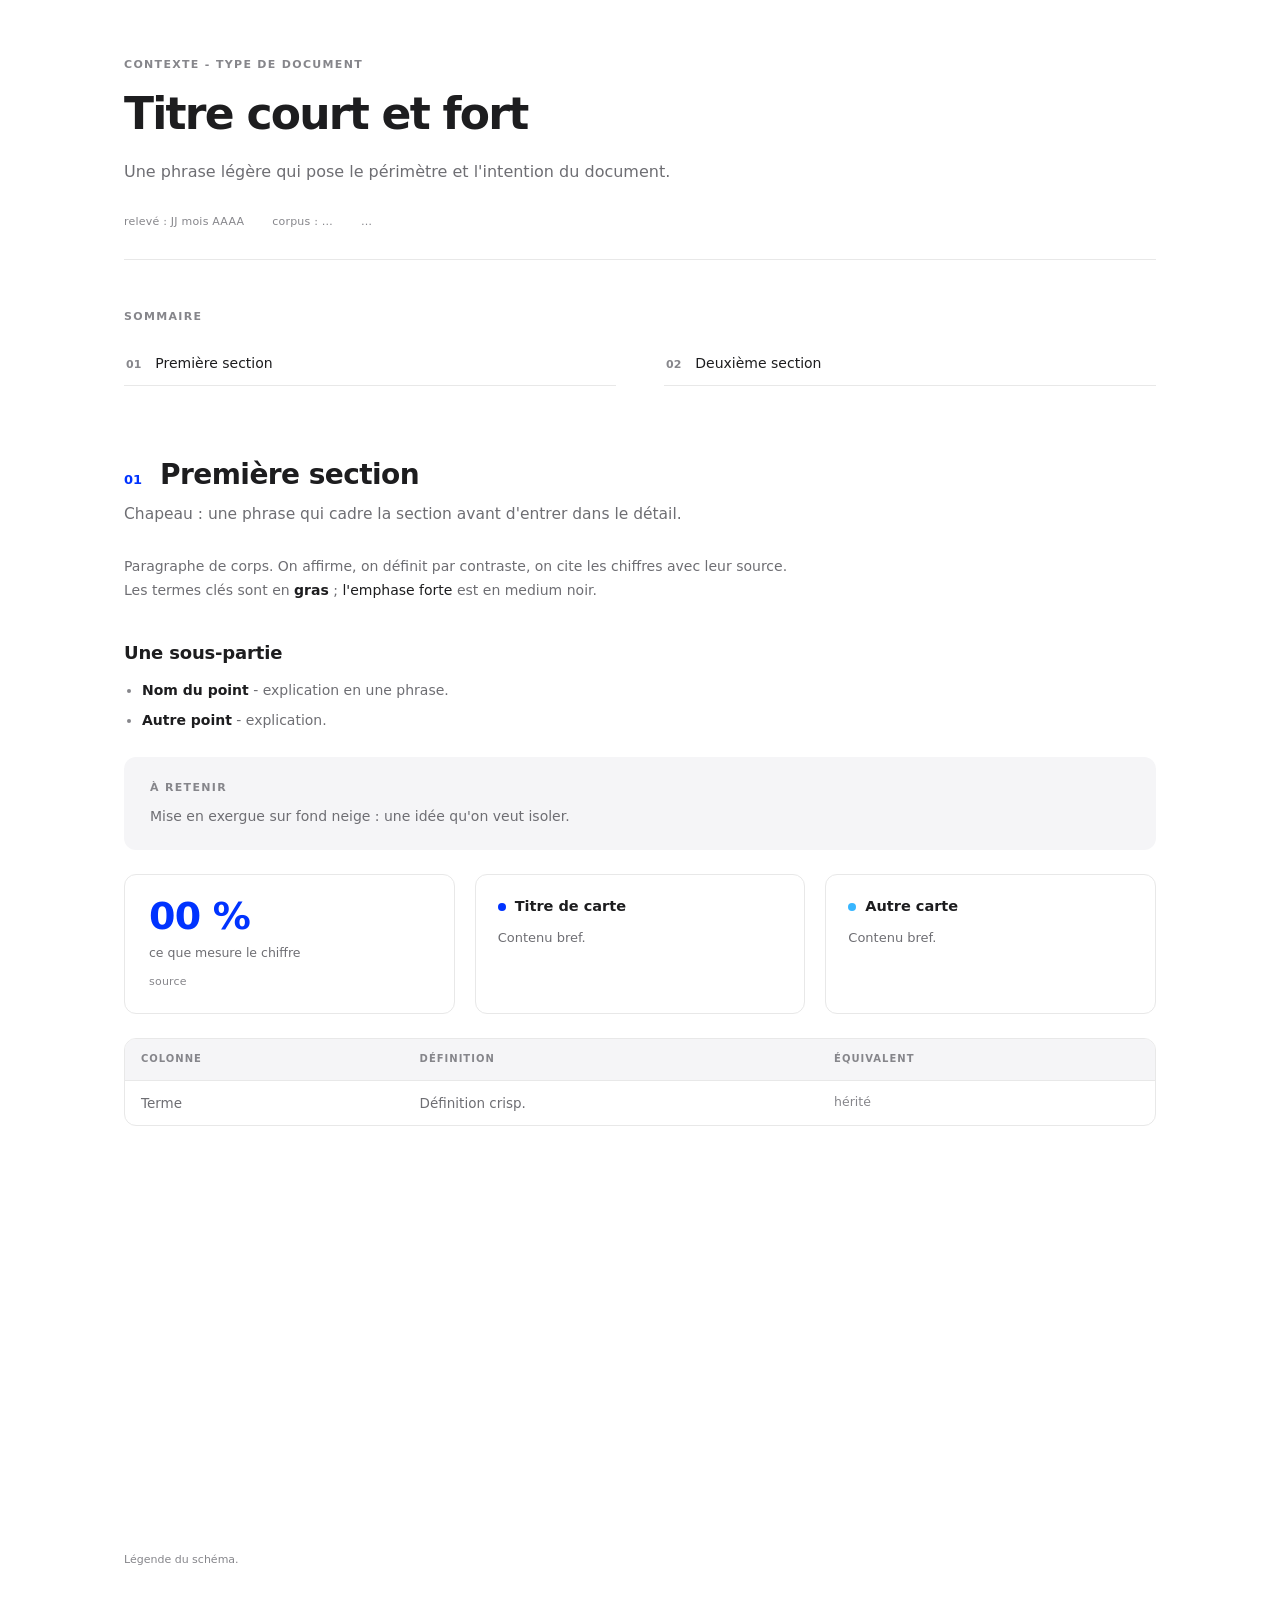
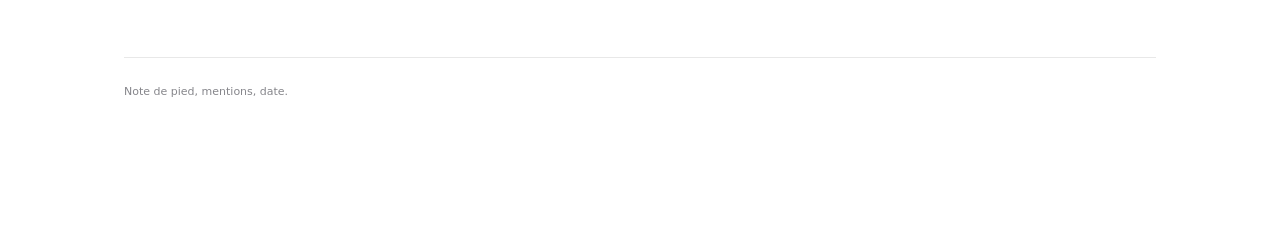
<file: framework/skills/voice-adservio/template.html>
<!DOCTYPE html>
<html lang="fr">
<head>
<meta charset="utf-8">
<meta name="viewport" content="width=device-width, initial-scale=1">
<title>TITRE DU DOCUMENT</title>
<!--
  Gabarit charte Adservio. Pour un fichier AUTONOME à partager :
  1. remplacer ce <link> par le contenu de charte.css inliné dans un <style> ;
  2. coller AVANT, dans le même <style>, les @font-face 'Adservio' depuis
     reference/rapport-aidlc.html (base64) pour le rendu de police exact.
  Sans la police, le fallback system-ui s'applique : la mise en page tient.
-->
<link rel="stylesheet" href="charte.css">
</head>
<body>
<div class="page">

  <header>
    <p class="avant-titre">CONTEXTE - TYPE DE DOCUMENT</p>
    <h1>Titre court et fort</h1>
    <p class="sous-titre">Une phrase légère qui pose le périmètre et l'intention du document.</p>
    <div class="colophon">
      <span>relevé : JJ mois AAAA</span>
      <span>corpus : …</span>
      <span>…</span>
    </div>
  </header>

  <nav class="sommaire">
    <p class="sommaire-titre">Sommaire</p>
    <ol>
      <li><a href="#s1">Première section</a></li>
      <li><a href="#s2">Deuxième section</a></li>
    </ol>
  </nav>

  <section id="s1">
    <div class="tete-section"><span class="numero-section">01</span><h2>Première section</h2></div>
    <p class="chapeau">Chapeau : une phrase qui cadre la section avant d'entrer dans le détail.</p>

    <p>Paragraphe de corps. On affirme, on définit par contraste, on cite les chiffres avec leur source.
      Les termes clés sont en <strong>gras</strong> ; <em>l'emphase forte</em> est en medium noir.</p>

    <h3>Une sous-partie</h3>
    <ul class="liste">
      <li><strong>Nom du point</strong> - explication en une phrase.</li>
      <li><strong>Autre point</strong> - explication.</li>
    </ul>

    <div class="encadre">
      <p class="encadre-titre">À retenir</p>
      <p>Mise en exergue sur fond neige : une idée qu'on veut isoler.</p>
    </div>

    <div class="grille-3">
      <div class="tuile-chiffre"><div class="valeur en-accent">00 %</div><div class="legende">ce que mesure le chiffre</div><div class="source-mini">source</div></div>
      <div class="carte"><h5><span class="point point-accent"></span>Titre de carte</h5><p>Contenu bref.</p></div>
      <div class="carte"><h5><span class="point point-attenue"></span>Autre carte</h5><p>Contenu bref.</p></div>
    </div>

    <div class="bloc-table">
      <table>
        <thead><tr><th>Colonne</th><th>Définition</th><th>Équivalent</th></tr></thead>
        <tbody>
          <tr><td class="fort">Terme</td><td>Définition crisp.</td><td class="mono-cell">hérité</td></tr>
        </tbody>
      </table>
    </div>

    <figure class="diagramme">
      <svg viewBox="0 0 800 300" xmlns="http://www.w3.org/2000/svg"><!-- schéma à la charte : trait noir, accent royal, coins 12px --></svg>
      <figcaption class="diagramme-legende">Légende du schéma.</figcaption>
    </figure>
  </section>

  <footer class="pied">
    <p>Note de pied, mentions, date.</p>
  </footer>

</div>
</body>
</html>
</file>
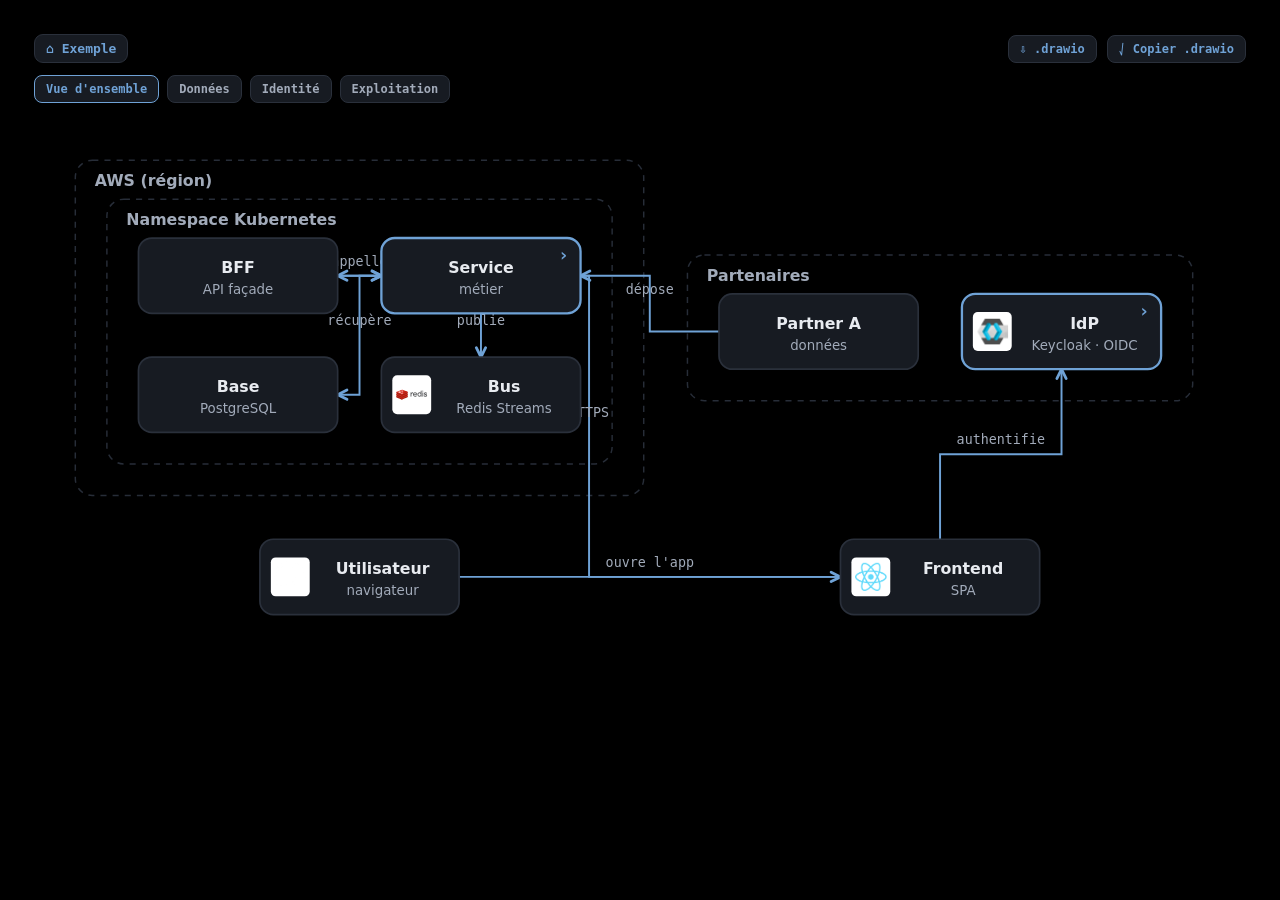
<file: framework/harness/fixtures/profiles/test/architecture/demo.html>
<!doctype html><html lang="fr"><head><meta charset="utf-8"><meta name="viewport" content="width=device-width,initial-scale=1,viewport-fit=cover"><title>Exemple</title><style>:root{--bg:#000000;--surface:#171b22;--ink:#e8ebf0;--ink2:#a2abba;--accent:#6fa2d6;--border:#2a303b;color-scheme:dark;}
*{box-sizing:border-box}
body{background:var(--bg);color:var(--ink);margin:0;
font-family:"IBM Plex Sans",system-ui,-apple-system,Segoe UI,Roboto,sans-serif;
padding:clamp(14px,3vw,34px)}
.bar{display:flex;gap:10px;align-items:center;flex-wrap:wrap;margin-bottom:12px}
#home{font:600 13px ui-monospace,SFMono-Regular,Menlo,monospace;color:var(--accent);
background:var(--surface);border:1px solid var(--border);border-radius:9px;padding:6px 11px;cursor:pointer}
#trail{color:var(--ink2);font:12px ui-monospace,SFMono-Regular,Menlo,monospace}
.tool{font:600 12px ui-monospace,SFMono-Regular,Menlo,monospace;color:var(--accent);
background:var(--surface);border:1px solid var(--border);border-radius:8px;padding:6px 11px;cursor:pointer;text-decoration:none}
.tool:hover{border-color:var(--accent)}
.spacer{flex:1}
.nav{display:flex;gap:8px;flex-wrap:wrap;margin-bottom:16px}
.navbtn{font:600 12px ui-monospace,SFMono-Regular,Menlo,monospace;color:var(--ink2);
background:var(--surface);border:1px solid var(--border);border-radius:8px;padding:6px 11px;cursor:pointer}
.navbtn.active{color:var(--accent);border-color:var(--accent)}
.view .back{font:600 12px ui-monospace,SFMono-Regular,Menlo,monospace;color:var(--accent);
background:var(--surface);border:1px solid var(--border);border-radius:8px;padding:5px 10px;cursor:pointer;margin-bottom:10px}
svg{width:100%;height:auto;max-width:1200px;display:block}
.node{fill:var(--surface);stroke:var(--border);stroke-width:1.4}
.zone{fill:none;stroke:var(--border);stroke-width:1.2;stroke-dasharray:5 5;opacity:.95}
.ztitle{fill:var(--ink2);font-weight:700;font-size:13px}
.nlabel{fill:var(--ink);font-weight:600;font-size:13px}
.nsub{fill:var(--ink2);font-size:11px}
.flow{fill:none;stroke:var(--accent);stroke-width:1.6}
.flabel{fill:var(--ink2);font-size:11px;font-family:ui-monospace,SFMono-Regular,Menlo,monospace}
.node.linked{stroke:var(--accent);stroke-width:1.9}
.zone.linked{stroke:var(--accent);opacity:1}
.nodelink,.zonelink{cursor:pointer}
.nodelink:hover .node.linked,.zonelink:hover .zone.linked{stroke-width:2.4}
.nodelink:focus,.zonelink:focus{outline:none}
.linkcue{fill:var(--accent);font-weight:700;font-size:15px;
font-family:ui-monospace,SFMono-Regular,Menlo,monospace}
[hidden]{display:none!important}
</style></head><body><div class="bar"><span id="home">&#8962; Exemple</span><span id="trail"></span><span class="spacer"></span><a class="tool" download="Exemple.drawio" href="[data-uri]" title="Telecharger le .drawio (actif sur gh-pages / en local ; bloque dans l'artefact Claude)">&#8681; .drawio</a><button class="tool" id="copy-drawio" title="Copier le XML draw.io (fonctionne partout, artefact compris)">&#9143; Copier .drawio</button></div><nav class="nav"><button class="navbtn" data-go="overview">Vue d'ensemble</button><button class="navbtn" data-go="donnees">Données</button><button class="navbtn" data-go="identite">Identité</button><button class="navbtn" data-go="exploitation">Exploitation</button></nav><div class="stage"><section class="view" id="v-overview"><svg viewBox="0 0 988 442" role="img" aria-label="Vue d'ensemble" preserveAspectRatio="xMidYMid meet"><defs><marker id="arw-overview" viewBox="0 0 10 10" refX="8" refY="5" markerWidth="8" markerHeight="8" orient="auto-start-reverse"><path d="M2 2 L8 5 L2 8" fill="none" stroke="context-stroke" stroke-width="1.8" stroke-linecap="round" stroke-linejoin="round"/></marker></defs><rect class="zone" x="34" y="34" width="468" height="276" rx="14"/><text class="ztitle" x="50" y="55" text-anchor="start">AWS (région)</text><rect class="zone" x="60" y="66" width="416" height="218" rx="14"/><text class="ztitle" x="76" y="87" text-anchor="start">Namespace Kubernetes</text><rect class="zone" x="538" y="112" width="416" height="120" rx="14"/><text class="ztitle" x="554" y="133" text-anchor="start">Partenaires</text><path class="flow" d="M664 377 L457 377 L457 129 L250 129" marker-end="url(#arw-overview)"/><text class="flabel" x="457" y="245" text-anchor="middle">HTTPS</text><path class="flow" d="M250 129 L268 129 L268 129 L286 129" marker-end="url(#arw-overview)"/><text class="flabel" x="268" y="121" text-anchor="middle">appelle</text><path class="flow" d="M286 129 L268 129 L268 227 L250 227" marker-end="url(#arw-overview)" marker-start="url(#arw-overview)"/><text class="flabel" x="268" y="170" text-anchor="middle">récupère</text><path class="flow" d="M368 160 L368 178 L368 178 L368 196" marker-end="url(#arw-overview)"/><text class="flabel" x="368" y="170" text-anchor="middle">publie</text><path class="flow" d="M564 175 L507 175 L507 129 L450 129" marker-end="url(#arw-overview)"/><text class="flabel" x="507" y="144" text-anchor="middle">dépose</text><path class="flow" d="M746 346 L746 276 L846 276 L846 206" marker-end="url(#arw-overview)"/><text class="flabel" x="796" y="268" text-anchor="middle">authentifie</text><path class="flow" d="M350 377 L507 377 L507 377 L664 377" marker-end="url(#arw-overview)"/><text class="flabel" x="507" y="369" text-anchor="middle">ouvre l'app</text><rect class="node" x="86" y="98" width="164" height="62" rx="11"/><text class="nlabel" x="168" y="127" text-anchor="middle">BFF</text><text class="nsub" x="168" y="144" text-anchor="middle">API façade</text><g class="nodelink" data-go="donnees" role="button" tabindex="0" aria-label="Service - voir donnees"><rect class="node linked" x="286" y="98" width="164" height="62" rx="11"/><text class="nlabel" x="368" y="127" text-anchor="middle">Service</text><text class="nsub" x="368" y="144" text-anchor="middle">métier</text><text class="linkcue" x="436" y="117" text-anchor="middle">&#8250;</text></g><rect class="node" x="86" y="196" width="164" height="62" rx="11"/><text class="nlabel" x="168" y="225" text-anchor="middle">Base</text><text class="nsub" x="168" y="242" text-anchor="middle">PostgreSQL</text><rect class="node" x="286" y="196" width="164" height="62" rx="11"/><rect x="295" y="211" width="32" height="32" rx="4" fill="#ffffff"/><image data-logo="redis" x="298" y="214" width="26" height="26" preserveAspectRatio="xMidYMid meet"/><text class="nlabel" x="387" y="225" text-anchor="middle">Bus</text><text class="nsub" x="387" y="242" text-anchor="middle">Redis Streams</text><rect class="node" x="564" y="144" width="164" height="62" rx="11"/><text class="nlabel" x="646" y="173" text-anchor="middle">Partner A</text><text class="nsub" x="646" y="190" text-anchor="middle">données</text><g class="nodelink" data-go="identite" role="button" tabindex="0" aria-label="IdP - voir identite"><rect class="node linked" x="764" y="144" width="164" height="62" rx="11"/><rect x="773" y="159" width="32" height="32" rx="4" fill="#ffffff"/><image data-logo="keycloak" x="776" y="162" width="26" height="26" preserveAspectRatio="xMidYMid meet"/><text class="nlabel" x="865" y="173" text-anchor="middle">IdP</text><text class="nsub" x="865" y="190" text-anchor="middle">Keycloak · OIDC</text><text class="linkcue" x="914" y="163" text-anchor="middle">&#8250;</text></g><rect class="node" x="186" y="346" width="164" height="62" rx="11"/><rect x="195" y="361" width="32" height="32" rx="4" fill="#ffffff"/><image data-logo="user" x="198" y="364" width="26" height="26" preserveAspectRatio="xMidYMid meet"/><text class="nlabel" x="287" y="375" text-anchor="middle">Utilisateur</text><text class="nsub" x="287" y="392" text-anchor="middle">navigateur</text><rect class="node" x="664" y="346" width="164" height="62" rx="11"/><rect x="673" y="361" width="32" height="32" rx="4" fill="#ffffff"/><image data-logo="react" x="676" y="364" width="26" height="26" preserveAspectRatio="xMidYMid meet"/><text class="nlabel" x="765" y="375" text-anchor="middle">Frontend</text><text class="nsub" x="765" y="392" text-anchor="middle">SPA</text></svg></section><section class="view" id="v-donnees" hidden><button class="back" data-back>&lsaquo; Retour</button><svg viewBox="0 0 788 344" role="img" aria-label="Données" preserveAspectRatio="xMidYMid meet"><defs><marker id="arw-donnees" viewBox="0 0 10 10" refX="8" refY="5" markerWidth="8" markerHeight="8" orient="auto-start-reverse"><path d="M2 2 L8 5 L2 8" fill="none" stroke="context-stroke" stroke-width="1.8" stroke-linecap="round" stroke-linejoin="round"/></marker></defs><rect class="zone" x="34" y="34" width="468" height="276" rx="14"/><text class="ztitle" x="50" y="55" text-anchor="start">AWS (région)</text><rect class="zone" x="60" y="66" width="416" height="218" rx="14"/><text class="ztitle" x="76" y="87" text-anchor="start">Namespace Kubernetes</text><rect class="zone" x="538" y="112" width="216" height="120" rx="14"/><text class="ztitle" x="554" y="133" text-anchor="start">Partenaires</text><path class="flow" d="M250 129 L268 129 L268 129 L286 129" marker-end="url(#arw-donnees)" marker-start="url(#arw-donnees)"/><text class="flabel" x="268" y="121" text-anchor="middle">récupère</text><path class="flow" d="M168 160 L168 178 L168 178 L168 196" marker-end="url(#arw-donnees)"/><text class="flabel" x="168" y="170" text-anchor="middle">publie</text><path class="flow" d="M564 175 L407 175 L407 129 L250 129" marker-end="url(#arw-donnees)"/><text class="flabel" x="407" y="144" text-anchor="middle">dépose</text><rect class="node" x="86" y="98" width="164" height="62" rx="11"/><text class="nlabel" x="168" y="127" text-anchor="middle">Service</text><text class="nsub" x="168" y="144" text-anchor="middle">métier</text><rect class="node" x="286" y="98" width="164" height="62" rx="11"/><text class="nlabel" x="368" y="127" text-anchor="middle">Base</text><text class="nsub" x="368" y="144" text-anchor="middle">PostgreSQL</text><rect class="node" x="86" y="196" width="164" height="62" rx="11"/><rect x="95" y="211" width="32" height="32" rx="4" fill="#ffffff"/><image data-logo="redis" x="98" y="214" width="26" height="26" preserveAspectRatio="xMidYMid meet"/><text class="nlabel" x="187" y="225" text-anchor="middle">Bus</text><text class="nsub" x="187" y="242" text-anchor="middle">Redis Streams</text><rect class="node" x="564" y="144" width="164" height="62" rx="11"/><text class="nlabel" x="646" y="173" text-anchor="middle">Partner A</text><text class="nsub" x="646" y="190" text-anchor="middle">données</text></svg></section><section class="view" id="v-identite" hidden><button class="back" data-back>&lsaquo; Retour</button><svg viewBox="0 0 588 344" role="img" aria-label="Identité" preserveAspectRatio="xMidYMid meet"><defs><marker id="arw-identite" viewBox="0 0 10 10" refX="8" refY="5" markerWidth="8" markerHeight="8" orient="auto-start-reverse"><path d="M2 2 L8 5 L2 8" fill="none" stroke="context-stroke" stroke-width="1.8" stroke-linecap="round" stroke-linejoin="round"/></marker></defs><rect class="zone" x="34" y="34" width="268" height="178" rx="14"/><text class="ztitle" x="50" y="55" text-anchor="start">AWS (région)</text><rect class="zone" x="60" y="66" width="216" height="120" rx="14"/><text class="ztitle" x="76" y="87" text-anchor="start">Namespace Kubernetes</text><rect class="zone" x="338" y="63" width="216" height="120" rx="14"/><text class="ztitle" x="354" y="84" text-anchor="start">Partenaires</text><path class="flow" d="M364 279 L307 279 L307 129 L250 129" marker-end="url(#arw-identite)"/><text class="flabel" x="307" y="196" text-anchor="middle">HTTPS</text><path class="flow" d="M446 248 L446 202.5 L446 202.5 L446 157" marker-end="url(#arw-identite)"/><text class="flabel" x="446" y="194.5" text-anchor="middle">authentifie</text><path class="flow" d="M250 279 L307 279 L307 279 L364 279" marker-end="url(#arw-identite)"/><text class="flabel" x="307" y="271" text-anchor="middle">ouvre l'app</text><rect class="node" x="86" y="98" width="164" height="62" rx="11"/><text class="nlabel" x="168" y="127" text-anchor="middle">BFF</text><text class="nsub" x="168" y="144" text-anchor="middle">API façade</text><rect class="node" x="364" y="95" width="164" height="62" rx="11"/><rect x="373" y="110" width="32" height="32" rx="4" fill="#ffffff"/><image data-logo="keycloak" x="376" y="113" width="26" height="26" preserveAspectRatio="xMidYMid meet"/><text class="nlabel" x="465" y="124" text-anchor="middle">IdP</text><text class="nsub" x="465" y="141" text-anchor="middle">Keycloak · OIDC</text><rect class="node" x="86" y="248" width="164" height="62" rx="11"/><rect x="95" y="263" width="32" height="32" rx="4" fill="#ffffff"/><image data-logo="user" x="98" y="266" width="26" height="26" preserveAspectRatio="xMidYMid meet"/><text class="nlabel" x="187" y="277" text-anchor="middle">Utilisateur</text><text class="nsub" x="187" y="294" text-anchor="middle">navigateur</text><rect class="node" x="364" y="248" width="164" height="62" rx="11"/><rect x="373" y="263" width="32" height="32" rx="4" fill="#ffffff"/><image data-logo="react" x="376" y="266" width="26" height="26" preserveAspectRatio="xMidYMid meet"/><text class="nlabel" x="465" y="277" text-anchor="middle">Frontend</text><text class="nsub" x="465" y="294" text-anchor="middle">SPA</text></svg></section><section class="view" id="v-exploitation" hidden><button class="back" data-back>&lsaquo; Retour</button><svg viewBox="0 0 988 384" role="img" aria-label="Exploitation" preserveAspectRatio="xMidYMid meet"><defs><marker id="arw-exploitation" viewBox="0 0 10 10" refX="8" refY="5" markerWidth="8" markerHeight="8" orient="auto-start-reverse"><path d="M2 2 L8 5 L2 8" fill="none" stroke="context-stroke" stroke-width="1.8" stroke-linecap="round" stroke-linejoin="round"/></marker></defs><rect class="zone" x="34" y="103" width="268" height="178" rx="14"/><text class="ztitle" x="50" y="124" text-anchor="start">AWS (région)</text><rect class="zone" x="60" y="135" width="216" height="120" rx="14"/><text class="ztitle" x="76" y="156" text-anchor="start">Namespace Kubernetes</text><rect class="zone" x="338" y="34" width="616" height="316" rx="14"/><text class="ztitle" x="354" y="55" text-anchor="start">Exploitation / plateforme</text><path class="flow" d="M528 97 L546 97 L546 97 L564 97" marker-end="url(#arw-exploitation)"/><text class="flabel" x="546" y="89" text-anchor="middle">pousse</text><path class="flow" d="M728 97 L746 97 L746 97 L764 97" marker-end="url(#arw-exploitation)"/><text class="flabel" x="746" y="89" text-anchor="middle">publie l'image</text><path class="flow" d="M564 97 L546 97 L546 195 L528 195" marker-end="url(#arw-exploitation)"/><text class="flabel" x="546" y="138" text-anchor="middle">déclenche</text><path class="flow" d="M364 195 L307 195 L307 198 L250 198" marker-end="url(#arw-exploitation)"/><text class="flabel" x="307" y="188.5" text-anchor="middle">déploie</text><path class="flow" d="M564 195 L407 195 L407 198 L250 198" marker-end="url(#arw-exploitation)" marker-start="url(#arw-exploitation)"/><text class="flabel" x="407" y="188.5" text-anchor="middle">supervise</text><path class="flow" d="M764 195 L646 195 L646 195 L528 195" marker-end="url(#arw-exploitation)"/><text class="flabel" x="646" y="187" text-anchor="middle">opère</text><path class="flow" d="M446 262 L446 244 L446 244 L446 226" marker-end="url(#arw-exploitation)"/><text class="flabel" x="446" y="236" text-anchor="middle">provisionne</text><g class="nodelink" data-go="donnees" role="button" tabindex="0" aria-label="Service - voir donnees"><rect class="node linked" x="86" y="167" width="164" height="62" rx="11"/><text class="nlabel" x="168" y="196" text-anchor="middle">Service</text><text class="nsub" x="168" y="213" text-anchor="middle">métier</text><text class="linkcue" x="236" y="186" text-anchor="middle">&#8250;</text></g><rect class="node" x="364" y="66" width="164" height="62" rx="11"/><text class="nlabel" x="446" y="95" text-anchor="middle">Dépôt de code</text><text class="nsub" x="446" y="112" text-anchor="middle">source</text><rect class="node" x="564" y="66" width="164" height="62" rx="11"/><text class="nlabel" x="646" y="95" text-anchor="middle">CI / CD</text><text class="nsub" x="646" y="112" text-anchor="middle">build + tests</text><rect class="node" x="764" y="66" width="164" height="62" rx="11"/><text class="nlabel" x="846" y="95" text-anchor="middle">Registre</text><text class="nsub" x="846" y="112" text-anchor="middle">images</text><rect class="node" x="364" y="164" width="164" height="62" rx="11"/><rect x="373" y="179" width="32" height="32" rx="4" fill="#ffffff"/><image data-logo="argocd" x="376" y="182" width="26" height="26" preserveAspectRatio="xMidYMid meet"/><text class="nlabel" x="465" y="193" text-anchor="middle">Déploiement continu</text><text class="nsub" x="465" y="210" text-anchor="middle">Argo CD · GitOps</text><rect class="node" x="564" y="164" width="164" height="62" rx="11"/><rect x="573" y="179" width="32" height="32" rx="4" fill="#ffffff"/><image data-logo="prometheus" x="576" y="182" width="26" height="26" preserveAspectRatio="xMidYMid meet"/><text class="nlabel" x="665" y="193" text-anchor="middle">Supervision</text><text class="nsub" x="665" y="210" text-anchor="middle">Prometheus · alertes</text><rect class="node" x="764" y="164" width="164" height="62" rx="11"/><text class="nlabel" x="846" y="193" text-anchor="middle">Exploitation</text><text class="nsub" x="846" y="210" text-anchor="middle">SRE</text><rect class="node" x="364" y="262" width="164" height="62" rx="11"/><rect x="373" y="277" width="32" height="32" rx="4" fill="#ffffff"/><image data-logo="terraform" x="376" y="280" width="26" height="26" preserveAspectRatio="xMidYMid meet"/><text class="nlabel" x="465" y="291" text-anchor="middle">Infra as code</text><text class="nsub" x="465" y="308" text-anchor="middle">Terraform</text></svg></section></div><script>window.__DRAWIO_B64 = "[base64]";</script><script>window.LOGOS = {"react": "[data-uri]", "keycloak": "[data-uri]", "redis": "[data-uri]", "argocd": "[data-uri]", "prometheus": "[data-uri]", "terraform": "[data-uri]", "user": "[data-uri]"};</script><script>var names = {"overview": "Vue d'ensemble", "donnees": "Données", "identite": "Identité", "exploitation": "Exploitation"};
(function(){
var cur="overview",hist=[];
var trail=document.getElementById("trail");
function render(id){
  var vs=document.querySelectorAll(".view");
  for(var i=0;i<vs.length;i++){vs[i].hidden=(vs[i].id!=="v-"+id);}
  if(trail){trail.textContent=(id==="overview")?"":("\u203a "+(names[id]||id));}
  cur=id;try{scrollTo(0,0);}catch(e){}
  var gs=document.querySelectorAll("[data-go]");
  for(var j=0;j<gs.length;j++){
    var on=(gs[j].getAttribute("data-go")===id);
    if(gs[j].classList){gs[j].classList.toggle("active",on);}
  }
}
function go(id){if(id!==cur){hist.push(cur);}render(id);}
function back(){render(hist.length?hist.pop():"overview");}
window._go=go;window._back=back;
var gs=document.querySelectorAll("[data-go]");
for(var i=0;i<gs.length;i++){(function(b){b.addEventListener("click",function(){go(b.getAttribute("data-go"));});})(gs[i]);}
var bk=document.querySelectorAll("[data-back]");
for(var k=0;k<bk.length;k++){bk[k].addEventListener("click",back);}
var home=document.getElementById("home");
if(home){home.addEventListener("click",function(){hist=[];render("overview");});}
try{var L=window.LOGOS||{};var im=document.querySelectorAll("image[data-logo]");
for(var m=0;m<im.length;m++){var kk=im[m].getAttribute("data-logo");
if(L[kk]){im[m].setAttributeNS("http://www.w3.org/1999/xlink","href",L[kk]);im[m].setAttribute("href",L[kk]);}}}catch(e){}
var cp=document.getElementById("copy-drawio");
if(cp){cp.addEventListener("click",function(){
  try{var xml=decodeURIComponent(escape(window.atob(window.__DRAWIO_B64||"")));
    if(navigator.clipboard&&navigator.clipboard.writeText){
      navigator.clipboard.writeText(xml).then(function(){cp.textContent="\u2713 Copié";
        setTimeout(function(){cp.textContent="\u2317 Copier .drawio";},1500);},
        function(){cp.textContent="Copie refusée";});
    }else{cp.textContent="Copie indisponible";}
  }catch(e){cp.textContent="Copie indisponible";}
});}
render("overview");
})();
</script></body></html>
</file>
<file: framework/skills/voice-adservio/charte.css>
/* Charte Adservio - composants et palette du dossier de fond AI-DLC.
   Police : copier les @font-face 'Adservio' depuis reference/rapport-aidlc.html
   (base64 embarqué) pour le rendu exact ; sinon fallback system-ui. */

:root {
  --blanc: #FFFFFF;
  --neige: #F5F5F7;
  --bordure: #E8E8E8;
  --noir: #1D1D1F;
  --corps: #6E6E73;
  --tertiaire: #86868B;
  --royal: #0033FF;
  --sky: #38B6FF;
  --voile-royal: rgba(0,51,255,0.06);
  --rose: #FF66C4;
  --corail: #FF5757;
}
* { margin: 0; padding: 0; box-sizing: border-box; }
html { scroll-behavior: smooth; }
body {
  background: var(--blanc);
  color: var(--corps);
  font-family: 'Adservio', system-ui, -apple-system, sans-serif;
  font-size: 14px;
  line-height: 1.65;
  -webkit-font-smoothing: antialiased;
}
.page { max-width: 1120px; margin: 0 auto; padding: 56px 44px 120px; }

.logo-tete { height: 36px; width: auto; display: block; margin-bottom: 28px; }
.avant-titre {
  font-size: 11px; font-weight: 600; letter-spacing: 0.12em;
  text-transform: uppercase; color: var(--tertiaire); margin-bottom: 16px;
}
h1 {
  font-weight: 700; font-size: 44px; line-height: 1.1;
  letter-spacing: -0.04em; color: var(--noir); margin-bottom: 20px; max-width: 22ch;
}
.sous-titre { font-size: 16px; font-weight: 300; color: var(--corps); max-width: 62ch; margin-bottom: 28px; }
.colophon {
  font-size: 11px; font-weight: 400; color: var(--tertiaire); letter-spacing: 0.02em;
  border-bottom: 1px solid var(--bordure); padding-bottom: 28px; margin-bottom: 48px;
  display: flex; gap: 28px; flex-wrap: wrap;
}

.sommaire { margin-bottom: 72px; }
.sommaire-titre {
  font-size: 11px; font-weight: 600; letter-spacing: 0.12em;
  color: var(--tertiaire); text-transform: uppercase; margin-bottom: 16px;
}
.sommaire ol { list-style: none; counter-reset: som; columns: 2; column-gap: 48px; }
.sommaire li { counter-increment: som; break-inside: avoid; border-bottom: 1px solid var(--bordure); }
.sommaire a {
  display: flex; gap: 14px; align-items: baseline; padding: 10px 2px;
  color: var(--noir); text-decoration: none; font-size: 14px; font-weight: 500;
}
.sommaire a:hover { color: var(--royal); }
.sommaire a::before {
  content: counter(som, decimal-leading-zero);
  font-size: 11px; font-weight: 600; color: var(--tertiaire);
}

section { margin-bottom: 88px; }
.tete-section { display: flex; align-items: baseline; gap: 18px; margin-bottom: 10px; }
.numero-section { font-size: 13px; font-weight: 700; color: var(--royal); }
h2 {
  font-weight: 700; font-size: 28px; line-height: 1.2;
  letter-spacing: -0.02em; color: var(--noir);
}
.chapeau { font-size: 15.5px; font-weight: 300; color: var(--corps); max-width: 72ch; margin-bottom: 28px; }
h3 { font-size: 18px; font-weight: 600; color: var(--noir); margin: 36px 0 12px; letter-spacing: -0.01em; }
h4 {
  font-size: 11px; font-weight: 600; letter-spacing: 0.12em; text-transform: uppercase;
  color: var(--tertiaire); margin: 28px 0 10px;
}
p { max-width: 76ch; margin-bottom: 14px; }
p.serree { max-width: none; }
strong { font-weight: 600; color: var(--noir); }
em { font-style: normal; font-weight: 500; color: var(--noir); }
ul.liste { margin: 0 0 16px 18px; max-width: 74ch; }
ul.liste li { margin-bottom: 7px; }
ul.liste li::marker { color: var(--tertiaire); }
a { color: var(--royal); text-decoration-color: rgba(0,51,255,0.30); text-underline-offset: 3px; }
a:hover { text-decoration-color: var(--royal); }
code, .mono {
  font-family: 'Adservio', sans-serif; font-weight: 500; font-size: 0.92em;
  color: var(--noir); background: var(--neige); padding: 1px 6px; border-radius: 4px;
}

.etiquette {
  display: inline-block; background: var(--noir); color: #FFFFFF;
  font-size: 10px; font-weight: 600; letter-spacing: 0.1em; text-transform: uppercase;
  padding: 3px 9px; border-radius: 6px; vertical-align: 1px;
}
.etiquette-accent { background: var(--corail); }

.encadre {
  background: var(--neige); border: none; border-radius: 12px;
  padding: 22px 26px; margin: 24px 0; max-width: none;
}
.encadre p { max-width: none; margin-bottom: 8px; }
.encadre p:last-child { margin-bottom: 0; }
.encadre-titre {
  font-size: 11px; font-weight: 600; letter-spacing: 0.12em;
  text-transform: uppercase; color: var(--tertiaire); margin-bottom: 10px;
}
.apart {
  font-size: 15px; font-weight: 300; color: var(--corps);
  max-width: 64ch; margin: 24px 0;
}

.grille-2 { display: grid; grid-template-columns: 1.05fr 0.95fr; gap: 20px; margin: 24px 0; }
.grille-3 { display: grid; grid-template-columns: repeat(3, 1fr); gap: 20px; margin: 24px 0; }
.grille-cartes { display: grid; grid-template-columns: repeat(auto-fit, minmax(300px, 1fr)); gap: 20px; margin: 24px 0; }
@media (max-width: 860px) {
  .grille-2, .grille-3 { grid-template-columns: 1fr; }
  .sommaire ol { columns: 1; }
  h1 { font-size: 34px; }
}

.carte { background: var(--blanc); border: 1px solid var(--bordure); border-radius: 12px; padding: 20px 22px; }
.carte h5 { font-size: 14.5px; font-weight: 600; color: var(--noir); margin-bottom: 8px; display: flex; align-items: center; gap: 9px; }
.carte p { font-size: 13px; color: var(--corps); max-width: none; margin-bottom: 0; }
.point { width: 8px; height: 8px; border-radius: 50%; background: var(--noir); flex: none; }
.point-accent { background: var(--royal); }
.point-attenue { background: var(--sky); }
.point-doux { background: var(--tertiaire); }

.tuile-chiffre { background: var(--blanc); border: 1px solid var(--bordure); border-radius: 12px; padding: 22px 24px; }
.tuile-chiffre .valeur {
  font-weight: 700; font-size: 38px; line-height: 1.05; color: var(--noir);
  margin-bottom: 6px; letter-spacing: -0.02em;
}
.tuile-chiffre .valeur.en-accent { color: var(--royal); }
.tuile-chiffre .legende { font-size: 12.5px; color: var(--corps); }
.tuile-chiffre .source-mini { font-size: 11px; color: var(--tertiaire); margin-top: 10px; letter-spacing: 0.02em; }

.bloc-table { border: 1px solid var(--bordure); border-radius: 12px; overflow-x: auto; margin: 24px 0; }
table { width: 100%; border-collapse: collapse; font-size: 13.5px; }
thead th {
  text-align: left; font-size: 10px; font-weight: 600; letter-spacing: 0.1em;
  text-transform: uppercase; color: var(--tertiaire);
  padding: 12px 16px; border-bottom: 1px solid var(--bordure); background: var(--neige);
  white-space: nowrap;
}
tbody td { padding: 11px 16px; border-bottom: 1px solid var(--bordure); vertical-align: top; color: var(--corps); }
tbody tr:last-child td { border-bottom: none; }
td.mono-cell { font-size: 12.5px; font-weight: 500; color: var(--tertiaire); white-space: nowrap; }
td .fort { font-weight: 600; color: var(--noir); }

.figure { margin: 28px 0; }
.figure-double { display: block; }
.figure-double > * + * { margin-top: 28px; }
.figure img {
  max-width: 100%; height: auto; display: block;
  border: 1px solid var(--bordure); border-radius: 12px; background: var(--blanc);
}
.figure figcaption {
  font-size: 11px; color: var(--tertiaire);
  margin-top: 10px; line-height: 1.5;
}
.figure figcaption .quoi { color: var(--corps); }
.figure figcaption .mono { background: none; padding: 0; color: inherit; font-weight: 500; }

.diagramme { margin: 32px 0; overflow-x: auto; }
.diagramme svg { display: block; max-width: 100%; height: auto; }
.diagramme-legende { font-size: 11px; color: var(--tertiaire); margin-top: 6px; }

.pied {
  border-top: 1px solid var(--bordure); padding-top: 24px; margin-top: 40px;
  font-size: 11px; color: var(--tertiaire); line-height: 1.8;
}
.sources li { margin-bottom: 6px; font-size: 13px; color: var(--corps); }
.sources .mono { background: none; padding: 0; color: var(--tertiaire); font-weight: 400; font-size: 12.5px; }

.paire { margin: 28px 0; }
.figure-double .paire, .grille-2 .paire { margin: 0; }
.paire > input { display: none; }
.paire .onglets {
  display: inline-flex; background: var(--neige); border-radius: 10px;
  padding: 4px; gap: 4px; margin-bottom: 14px;
}
.paire .onglets label {
  font-size: 12px; font-weight: 600; color: var(--corps);
  padding: 6px 14px; border-radius: 8px; cursor: pointer; user-select: none;
  border: 1px solid transparent;
}
.paire .onglets label:hover { color: var(--noir); }
.paire .panneau { display: none; }
.paire .panneau .figure, .paire .panneau .diagramme { margin: 0 !important; }
.paire input.ong-0:checked ~ .onglets .lab-0,
.paire input.ong-1:checked ~ .onglets .lab-1,
.paire input.ong-2:checked ~ .onglets .lab-2 {
  background: var(--blanc); color: var(--noir); border-color: var(--bordure);
}
.paire input.ong-0:checked ~ .panneau.pan-0,
.paire input.ong-1:checked ~ .panneau.pan-1,
.paire input.ong-2:checked ~ .panneau.pan-2 { display: block; }
</file>
